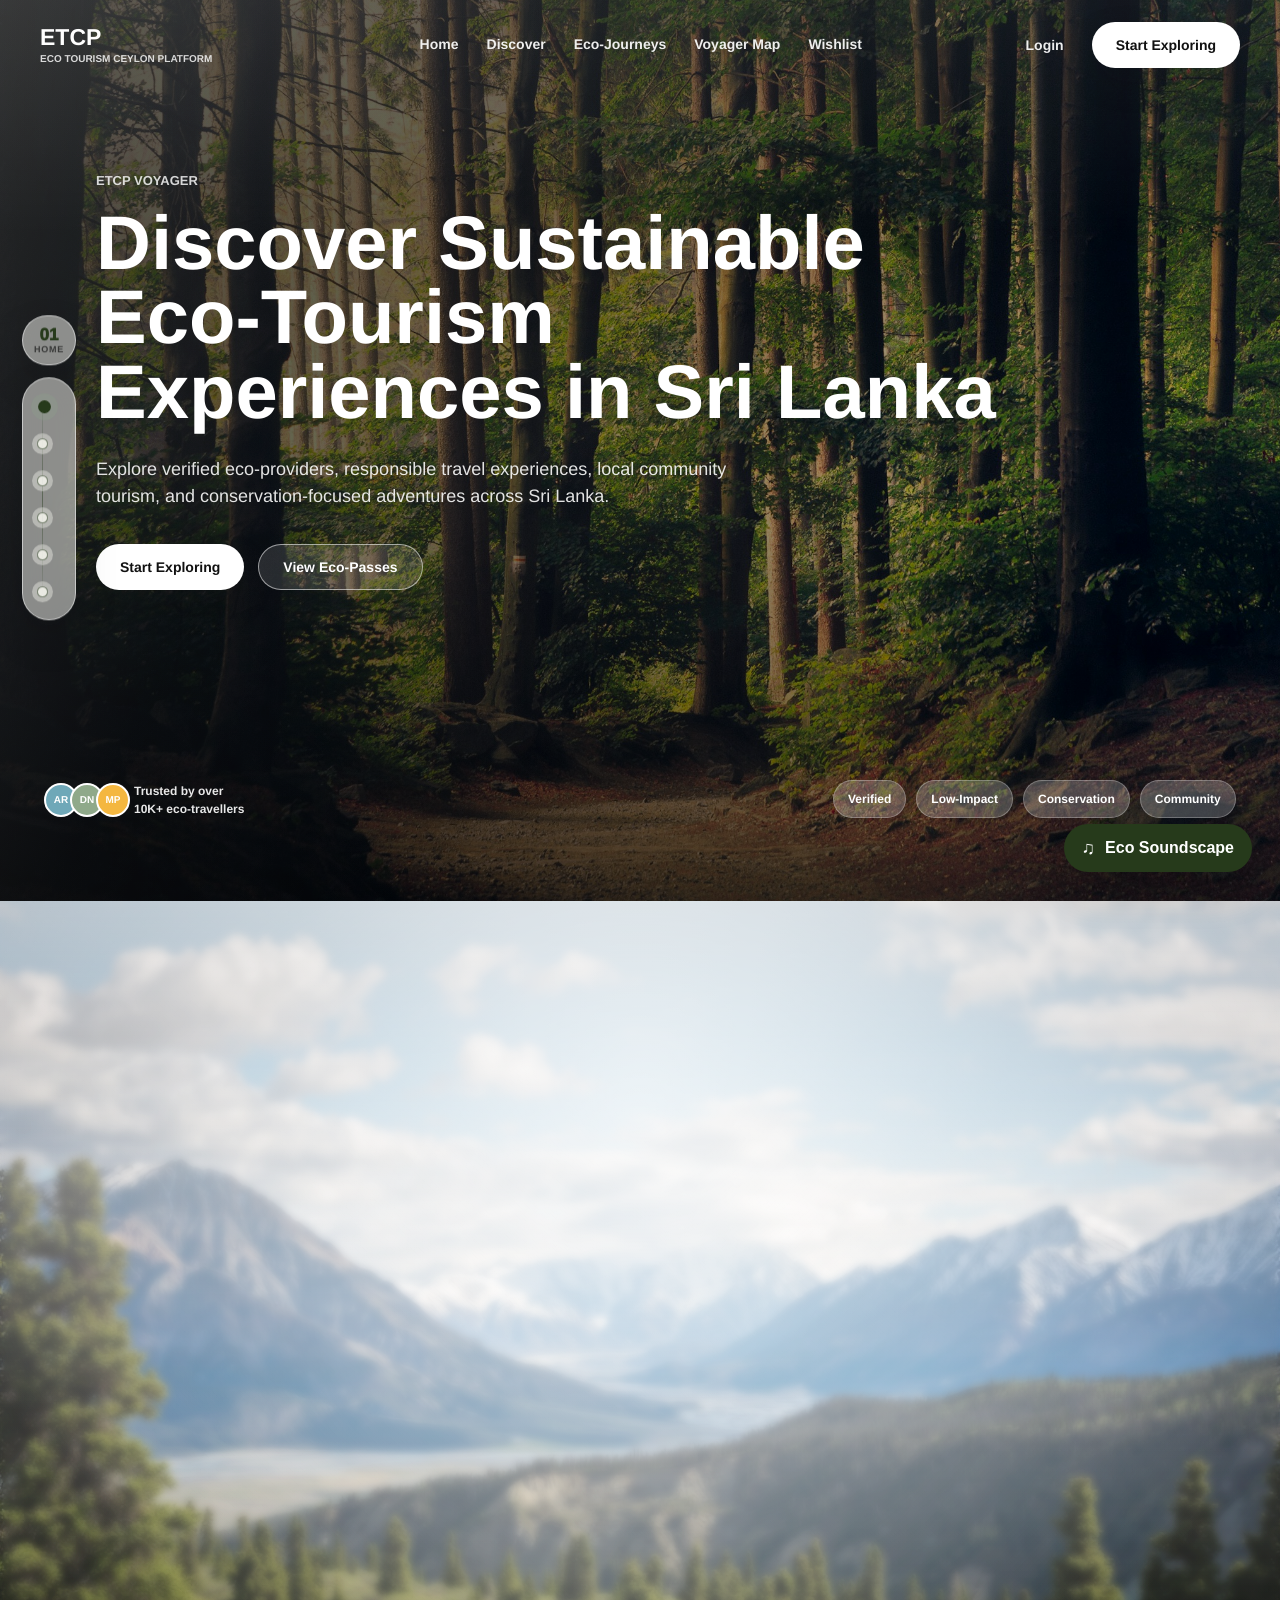
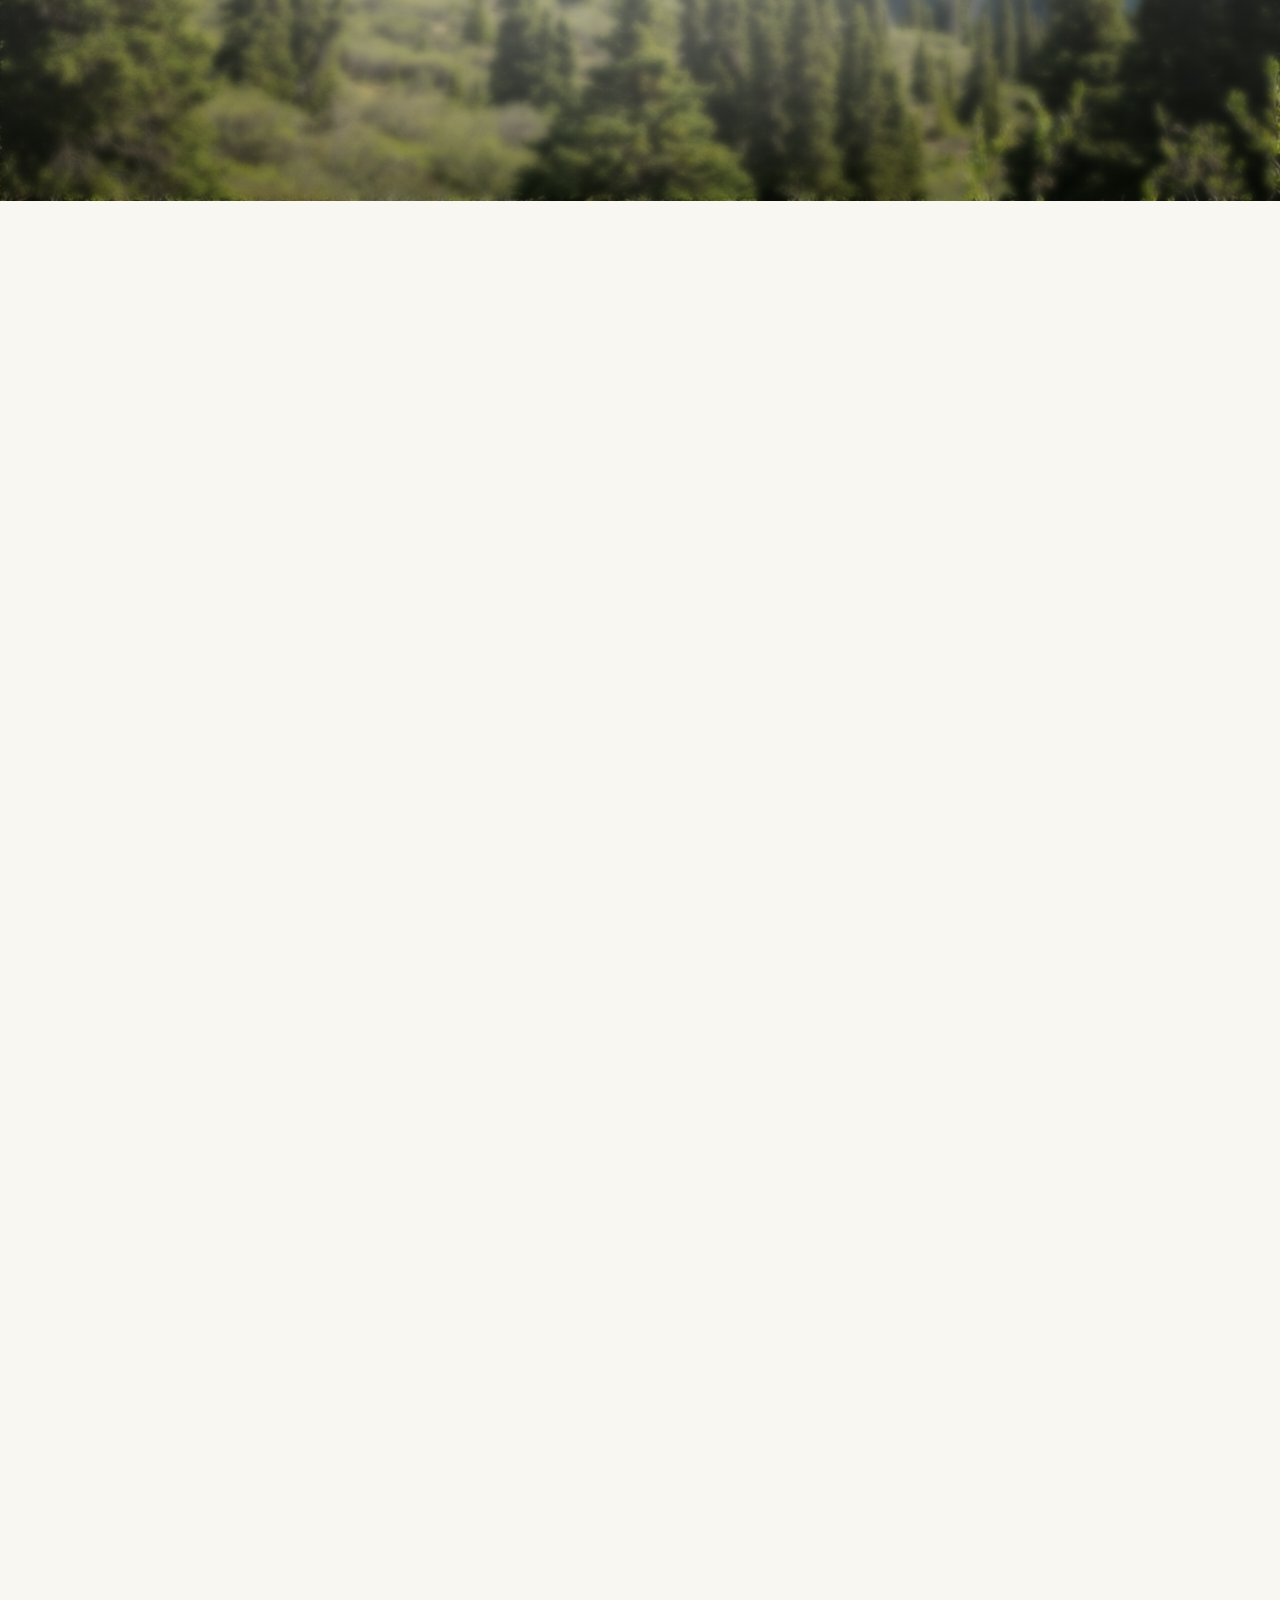
<file: index.html>
<!DOCTYPE html>
<html lang="en">
<head>
  <meta charset="UTF-8">
  <meta name="viewport" content="width=device-width, initial-scale=1.0">
  <meta name="description" content="ETCP is a Sri Lankan eco-tourism platform for discovering verified sustainable travel experiences.">
  <title>ETCP | Eco Tourism Ceylon Platform</title>
  <link rel="stylesheet" href="styles.css">
</head>
<body>
  <a class="skip-link" href="#main">Skip to content</a>

  <header class="site-header" id="siteHeader">
    <nav class="nav-shell" aria-label="Primary navigation">
      <a class="brand" href="index.html" aria-label="ETCP home">
        <span>ETCP</span>
        <small>Eco Tourism Ceylon Platform</small>
      </a>

      <button class="menu-toggle" type="button" aria-label="Open navigation menu" aria-expanded="false" aria-controls="primaryMenu">
        <span></span>
        <span></span>
        <span></span>
      </button>

      <div class="primary-menu" id="primaryMenu">
        <ul class="nav-links">
          <li><a href="index.html">Home</a></li>
          <li><a href="search.html">Discover</a></li>
          <li><a href="index.html#journeys">Eco-Journeys</a></li>
          <li><a href="search.html#map">Voyager Map</a></li>
          <li><a href="search.html#wishlist">Wishlist</a></li>
        </ul>
        <div class="nav-actions">
          <a class="login-link" href="login.html">Login</a>
          <a class="btn btn-light nav-cta" href="search.html">Start Exploring</a>
        </div>
      </div>
    </nav>
  </header>

  <aside class="chapter-rail" aria-label="Section progress">
    <div class="chapter-current" aria-live="polite">
      <span class="chapter-current-number">01</span>
      <span class="chapter-current-label">Home</span>
    </div>
    <nav class="chapter-nav" aria-label="Page chapters">
      <a class="chapter-link active" href="#home" data-label="Home">
        <span class="chapter-node" aria-hidden="true"></span>
        <span class="chapter-number">01</span>
        <span class="chapter-label">Home</span>
      </a>
      <a class="chapter-link" href="#search" data-label="Search">
        <span class="chapter-node" aria-hidden="true"></span>
        <span class="chapter-number">02</span>
        <span class="chapter-label">Search</span>
      </a>
      <a class="chapter-link" href="#discover" data-label="Discover">
        <span class="chapter-node" aria-hidden="true"></span>
        <span class="chapter-number">03</span>
        <span class="chapter-label">Discover</span>
      </a>
      <a class="chapter-link" href="#destinations" data-label="Destinations">
        <span class="chapter-node" aria-hidden="true"></span>
        <span class="chapter-number">04</span>
        <span class="chapter-label">Destinations</span>
      </a>
      <a class="chapter-link" href="#passes" data-label="Eco-Passes">
        <span class="chapter-node" aria-hidden="true"></span>
        <span class="chapter-number">05</span>
        <span class="chapter-label">Eco-Passes</span>
      </a>
      <a class="chapter-link" href="#journeys" data-label="Eco-Journeys">
        <span class="chapter-node" aria-hidden="true"></span>
        <span class="chapter-number">06</span>
        <span class="chapter-label">Eco-Journeys</span>
      </a>
    </nav>
  </aside>

  <main id="main">
    <section class="hero" id="home" aria-labelledby="hero-title">
      <div class="hero-media" aria-hidden="true">
        <video class="hero-video" autoplay muted loop playsinline poster="assets/images/hero-fallback.jpg">
          <source src="assets/videos/this-is-sri-lanka-cinematic-travel-film-2160-ytshorts.savetube.me.mp4" type="video/mp4">
        </video>
      </div>
      <div class="hero-overlay"></div>
      <div class="hero-mist" aria-hidden="true"></div>

      <div class="hero-content">
        <p class="eyebrow hero-eyebrow mist-reveal delay-1">ETCP Voyager</p>
        <h1 class="mist-reveal delay-2" id="hero-title">Discover Sustainable Eco-Tourism Experiences in Sri Lanka</h1>
        <p class="hero-copy mist-reveal delay-3">Explore verified eco-providers, responsible travel experiences, local community tourism, and conservation-focused adventures across Sri Lanka.</p>
        <div class="hero-actions mist-reveal delay-4">
          <a class="btn btn-light" href="search.html">Start Exploring</a>
          <a class="btn btn-ghost" href="index.html#passes">View Eco-Passes</a>
        </div>
      </div>

      <div class="hero-proof mist-reveal delay-5" aria-label="Trusted traveller social proof">
        <div class="avatar-stack" aria-hidden="true">
          <span>AR</span>
          <span>DN</span>
          <span>MP</span>
        </div>
        <p>Trusted by over<br>10K+ eco-travellers</p>
      </div>

      <ul class="hero-tags mist-reveal delay-5" aria-label="ETCP experience qualities">
        <li>Verified</li>
        <li>Low-Impact</li>
        <li>Conservation</li>
        <li>Community</li>
      </ul>
    </section>

    <section class="section search-hero-section section-reveal" id="search" aria-labelledby="search-title" data-reveal-threshold="0.44">
      <video class="search-section-video" autoplay muted loop playsinline preload="metadata" poster="assets/images/mountain-hiking-destination.jpg" aria-hidden="true">
        <source src="assets/videos/unforgettable-sri-lanka-paradise-youll-never-forget-4k-cinematic-video-2160-ytshorts.savetube.me.mp4" type="video/mp4">
      </video>

      <div class="container search-container">
        <div class="search-heading reveal-child">
          <p class="eyebrow">Eco-Explorer Search</p>
          <h2 id="search-title">Plan Your Eco-Journey</h2>
          <p>Discover verified eco-tourism experiences by destination, activity, date, and sustainability rating.</p>
        </div>

        <form class="search-panel reveal-child" aria-label="Eco-Explorer Search" data-redirect="search.html">
          <div class="search-fields">
            <label class="search-field reveal-child">
              <span class="field-label"><span class="field-icon" aria-hidden="true"></span>Destination</span>
              <select name="destination">
                <option>Ella, Sri Lanka</option>
                <option>Sinharaja, Sri Lanka</option>
                <option>Yala, Sri Lanka</option>
                <option>Knuckles, Sri Lanka</option>
              </select>
            </label>
            <label class="search-field reveal-child">
              <span class="field-label"><span class="field-icon" aria-hidden="true"></span>Date</span>
              <input type="date" name="date" placeholder="mm/dd/yyyy">
            </label>
            <label class="search-field reveal-child">
              <span class="field-label"><span class="field-icon" aria-hidden="true"></span>Activity Type</span>
              <select name="activity">
                <option>Rainforest Walk</option>
                <option>Wildlife Safari</option>
                <option>Hiking</option>
                <option>Whale Watching</option>
              </select>
            </label>
            <label class="search-field reveal-child">
              <span class="field-label"><span class="field-icon" aria-hidden="true"></span>Sustainability Rating</span>
              <select name="rating">
                <option>4.0+ Eco Rating</option>
                <option>4.5+ Eco Rating</option>
                <option>Verified Eco-Provider only</option>
              </select>
            </label>
            <button class="btn btn-primary search-button reveal-child" type="submit">Search</button>
          </div>
        </form>
        <p class="search-response reveal-child" id="searchResponse" aria-live="polite"></p>
      </div>
    </section>

    <section class="section featured-section section-reveal" id="discover" aria-labelledby="featured-title">
      <div class="container">
        <div class="section-intro split-intro reveal-child">
          <div>
            <p class="eyebrow">Featured Experiences</p>
            <h2 id="featured-title">Explore Featured Eco Experiences</h2>
          </div>
          <a class="btn btn-primary btn-arrow" href="search.html">Explore more <span aria-hidden="true">-></span></a>
        </div>

        <div class="experience-grid reveal-child">
          <article class="feature-card">
            <a class="image-link" href="details.html" aria-label="View Sinharaja Rainforest Walk details">
              <img src="assets/images/sinharaja-rainforest.jpg" alt="Dense rainforest trail for Sinharaja Rainforest Walk">
            </a>
            <div class="feature-card-body">
              <div>
                <h3>Sinharaja Rainforest Walk</h3>
                <p>Sinharaja, Sri Lanka</p>
              </div>
              <button class="save-button" type="button" aria-label="Save Sinharaja Rainforest Walk" aria-pressed="false">&#9825;</button>
            </div>
            <div class="meta-row">
              <span>Rainforest Walk</span>
              <span>5 hours</span>
              <strong>LKR 12,500</strong>
            </div>
            <div class="badge-row">
              <span class="badge badge-rating">Sustainability Rating 4.8</span>
              <span class="badge badge-verified">Verified Eco-Provider</span>
            </div>
            <a class="text-link" href="details.html">View Details <span aria-hidden="true">-></span></a>
          </article>

          <article class="feature-card">
            <a class="image-link" href="details.html" aria-label="View Yala Wildlife Safari details">
              <img src="assets/images/yala-wildlife-safari.jpg" alt="Safari landscape for Yala Wildlife Safari">
            </a>
            <div class="feature-card-body">
              <div>
                <h3>Yala Wildlife Safari</h3>
                <p>Yala, Sri Lanka</p>
              </div>
              <button class="save-button" type="button" aria-label="Save Yala Wildlife Safari" aria-pressed="false">&#9825;</button>
            </div>
            <div class="meta-row">
              <span>Wildlife Safari</span>
              <span>Half day</span>
              <strong>LKR 18,000</strong>
            </div>
            <div class="badge-row">
              <span class="badge badge-rating">Sustainability Rating 4.7</span>
              <span class="badge badge-verified">Verified Eco-Provider</span>
            </div>
            <a class="text-link" href="details.html">View Details <span aria-hidden="true">-></span></a>
          </article>

          <article class="feature-card">
            <a class="image-link" href="details.html" aria-label="View Knuckles Mountain Eco Hike details">
              <img src="assets/images/knuckles-mountain-hike.jpg" alt="Green mountain ridges for Knuckles Mountain Eco Hike">
            </a>
            <div class="feature-card-body">
              <div>
                <h3>Knuckles Mountain Eco Hike</h3>
                <p>Knuckles, Sri Lanka</p>
              </div>
              <button class="save-button" type="button" aria-label="Save Knuckles Mountain Eco Hike" aria-pressed="false">&#9825;</button>
            </div>
            <div class="meta-row">
              <span>Hiking</span>
              <span>Full day</span>
              <strong>LKR 15,000</strong>
            </div>
            <div class="badge-row">
              <span class="badge badge-rating">Sustainability Rating 4.9</span>
              <span class="badge badge-verified">Verified Eco-Provider</span>
            </div>
            <a class="text-link" href="details.html">View Details <span aria-hidden="true">-></span></a>
          </article>
        </div>
      </div>
    </section>

    <section class="section destinations-section section-reveal" id="destinations" aria-labelledby="destinations-title">
      <div class="container">
        <div class="section-intro destination-intro reveal-child">
          <h2 id="destinations-title">Our Tailored Eco Destinations Just for You</h2>
          <p>Experience responsible travel through verified eco-providers, conservation-focused activities, and local community support.</p>
        </div>

        <div class="destination-grid reveal-child">
          <article class="destination-card large">
            <img src="assets/images/rainforest-destination.jpg" alt="Rainforest canopy for Sri Lankan rainforest experiences">
            <div class="destination-overlay">
              <h3>Rainforest</h3>
              <a class="btn btn-light small-btn" href="search.html">See Details</a>
            </div>
          </article>
          <article class="destination-card">
            <img src="assets/images/wildlife-safari-destination.jpg" alt="Wildlife safari destination in Sri Lanka">
            <div class="destination-overlay">
              <h3>Wildlife Safari</h3>
              <a class="btn btn-light small-btn" href="search.html">See Details</a>
            </div>
          </article>
          <article class="destination-card">
            <img src="assets/images/mountain-hiking-destination.jpg" alt="Mountain hiking destination in misty highlands">
            <div class="destination-overlay">
              <h3>Mountain Hiking</h3>
              <a class="btn btn-light small-btn" href="search.html">See Details</a>
            </div>
          </article>
          <article class="destination-card large">
            <img src="assets/images/coastal-conservation.jpg" alt="Coastal conservation destination with calm turquoise water">
            <div class="destination-overlay">
              <h3>Coastal Conservation</h3>
              <a class="btn btn-light small-btn" href="search.html">See Details</a>
            </div>
          </article>
        </div>
      </div>
    </section>

    <section class="section passes-section section-reveal" id="passes" aria-labelledby="passes-title">
      <div class="container">
        <div class="section-intro centered reveal-child">
          <p class="eyebrow">Eco-Passes</p>
          <h2 id="passes-title">Discover Our Most Popular Eco-Passes</h2>
          <p>Choose verified eco-tourism experiences that support conservation, local communities, and low-impact travel.</p>
        </div>

        <div class="eco-pass-marquee reveal-child" id="wishlist" aria-label="Popular Eco-Passes scrolling ribbon">
          <div class="eco-pass-track">
              <article class="pass-card eco-pass-card">
                <img src="assets/images/ella-eco-lodge.jpg" alt="Eco-lodge stay surrounded by greenery in Ella">
                <div class="pass-body">
                  <div class="pass-title-row">
                    <h3>Ella Eco-Lodge Stay</h3>
                    <button class="save-button" type="button" aria-label="Save Ella Eco-Lodge Stay" aria-pressed="false">&#9825;</button>
                  </div>
                  <p class="location">Ella, Sri Lanka</p>
                  <p class="stars" aria-label="Rating 4.8 out of 5">&#9733;&#9733;&#9733;&#9733;&#9733; <span>4.8/5</span></p>
                  <p class="price">LKR 22,000 <span>/ night</span></p>
                  <div class="badge-row">
                    <span class="badge badge-rating">Sustainability Rating 4.7</span>
                    <span class="badge badge-verified">Verified Eco-Provider</span>
                  </div>
                  <a class="text-link" href="details.html">View Details <span aria-hidden="true">-></span></a>
                </div>
              </article>

              <article class="pass-card eco-pass-card">
                <img src="assets/images/mirissa-whale-watching.jpg" alt="Ocean horizon for Mirissa Whale Watching Experience">
                <div class="pass-body">
                  <div class="pass-title-row">
                    <h3>Mirissa Whale Watching Experience</h3>
                    <button class="save-button" type="button" aria-label="Save Mirissa Whale Watching Experience" aria-pressed="false">&#9825;</button>
                  </div>
                  <p class="location">Mirissa, Sri Lanka</p>
                  <p class="stars" aria-label="Rating 4.6 out of 5">&#9733;&#9733;&#9733;&#9733;&#9733; <span>4.6/5</span></p>
                  <p class="price">LKR 20,000 <span>/ trip</span></p>
                  <div class="badge-row">
                    <span class="badge badge-rating">Sustainability Rating 4.5</span>
                    <span class="badge badge-verified">Verified Eco-Provider</span>
                  </div>
                  <a class="text-link" href="details.html">View Details <span aria-hidden="true">-></span></a>
                </div>
              </article>

              <article class="pass-card eco-pass-card">
                <img src="assets/images/udawalawe-conservation-safari.jpg" alt="Conservation safari landscape in Udawalawe">
                <div class="pass-body">
                  <div class="pass-title-row">
                    <h3>Udawalawe Conservation Safari</h3>
                    <button class="save-button" type="button" aria-label="Save Udawalawe Conservation Safari" aria-pressed="false">&#9825;</button>
                  </div>
                  <p class="location">Udawalawe, Sri Lanka</p>
                  <p class="stars" aria-label="Rating 4.7 out of 5">&#9733;&#9733;&#9733;&#9733;&#9733; <span>4.7/5</span></p>
                  <p class="price">LKR 17,500 <span>/ trip</span></p>
                  <div class="badge-row">
                    <span class="badge badge-rating">Sustainability Rating 4.8</span>
                    <span class="badge badge-verified">Verified Eco-Provider</span>
                  </div>
                  <a class="text-link" href="details.html">View Details <span aria-hidden="true">-></span></a>
                </div>
              </article>

              <article class="pass-card eco-pass-card">
                <img src="assets/images/sigiriya-village-eco-tour.jpg" alt="Rural village eco-tour landscape in Sigiriya">
                <div class="pass-body">
                  <div class="pass-title-row">
                    <h3>Village Eco-Tour in Sigiriya</h3>
                    <button class="save-button" type="button" aria-label="Save Village Eco-Tour in Sigiriya" aria-pressed="false">&#9825;</button>
                  </div>
                  <p class="location">Sigiriya, Sri Lanka</p>
                  <p class="stars" aria-label="Rating 4.9 out of 5">&#9733;&#9733;&#9733;&#9733;&#9733; <span>4.9/5</span></p>
                  <p class="price">LKR 9,500 <span>/ trip</span></p>
                  <div class="badge-row">
                    <span class="badge badge-rating">Sustainability Rating 4.9</span>
                    <span class="badge badge-verified">Verified Eco-Provider</span>
                  </div>
                  <a class="text-link" href="details.html">View Details <span aria-hidden="true">-></span></a>
                </div>
              </article>

              <article class="pass-card eco-pass-card">
                <img src="assets/images/sinharaja-rainforest.jpg" alt="Dense rainforest trail for Sinharaja Rainforest Walk Eco-Pass">
                <div class="pass-body">
                  <div class="pass-title-row">
                    <h3>Sinharaja Rainforest Walk</h3>
                    <button class="save-button" type="button" aria-label="Save Sinharaja Rainforest Walk" aria-pressed="false">&#9825;</button>
                  </div>
                  <p class="location">Sinharaja, Sri Lanka</p>
                  <p class="stars" aria-label="Rating 4.8 out of 5">&#9733;&#9733;&#9733;&#9733;&#9733; <span>4.8/5</span></p>
                  <p class="price">LKR 12,500 <span>/ trip</span></p>
                  <div class="badge-row">
                    <span class="badge badge-rating">Sustainability Rating 4.8</span>
                    <span class="badge badge-verified">Verified Eco-Provider</span>
                  </div>
                  <a class="text-link" href="details.html">View Details <span aria-hidden="true">-></span></a>
                </div>
              </article>

              <article class="pass-card eco-pass-card">
                <img src="assets/images/knuckles-mountain-hike.jpg" alt="Misty green ridges for Knuckles Mountain Eco Hike">
                <div class="pass-body">
                  <div class="pass-title-row">
                    <h3>Knuckles Mountain Eco Hike</h3>
                    <button class="save-button" type="button" aria-label="Save Knuckles Mountain Eco Hike" aria-pressed="false">&#9825;</button>
                  </div>
                  <p class="location">Knuckles, Sri Lanka</p>
                  <p class="stars" aria-label="Rating 4.9 out of 5">&#9733;&#9733;&#9733;&#9733;&#9733; <span>4.9/5</span></p>
                  <p class="price">LKR 15,000 <span>/ trip</span></p>
                  <div class="badge-row">
                    <span class="badge badge-rating">Sustainability Rating 4.9</span>
                    <span class="badge badge-verified">Verified Eco-Provider</span>
                  </div>
                  <a class="text-link" href="details.html">View Details <span aria-hidden="true">-></span></a>
                </div>
              </article>
              <article class="pass-card eco-pass-card" aria-hidden="true">
                <img src="assets/images/ella-eco-lodge.jpg" alt="">
                <div class="pass-body">
                  <div class="pass-title-row">
                    <h3>Ella Eco-Lodge Stay</h3>
                    <button class="save-button" type="button" aria-label="Save Ella Eco-Lodge Stay" aria-pressed="false" disabled>&#9825;</button>
                  </div>
                  <p class="location">Ella, Sri Lanka</p>
                  <p class="stars">&#9733;&#9733;&#9733;&#9733;&#9733; <span>4.8/5</span></p>
                  <p class="price">LKR 22,000 <span>/ night</span></p>
                  <div class="badge-row">
                    <span class="badge badge-rating">Sustainability Rating 4.7</span>
                    <span class="badge badge-verified">Verified Eco-Provider</span>
                  </div>
                  <a class="text-link" href="details.html" tabindex="-1">View Details <span aria-hidden="true">-></span></a>
                </div>
              </article>

              <article class="pass-card eco-pass-card" aria-hidden="true">
                <img src="assets/images/mirissa-whale-watching.jpg" alt="">
                <div class="pass-body">
                  <div class="pass-title-row">
                    <h3>Mirissa Whale Watching Experience</h3>
                    <button class="save-button" type="button" aria-label="Save Mirissa Whale Watching Experience" aria-pressed="false" disabled>&#9825;</button>
                  </div>
                  <p class="location">Mirissa, Sri Lanka</p>
                  <p class="stars">&#9733;&#9733;&#9733;&#9733;&#9733; <span>4.6/5</span></p>
                  <p class="price">LKR 20,000 <span>/ trip</span></p>
                  <div class="badge-row">
                    <span class="badge badge-rating">Sustainability Rating 4.5</span>
                    <span class="badge badge-verified">Verified Eco-Provider</span>
                  </div>
                  <a class="text-link" href="details.html" tabindex="-1">View Details <span aria-hidden="true">-></span></a>
                </div>
              </article>

              <article class="pass-card eco-pass-card" aria-hidden="true">
                <img src="assets/images/udawalawe-conservation-safari.jpg" alt="">
                <div class="pass-body">
                  <div class="pass-title-row">
                    <h3>Udawalawe Conservation Safari</h3>
                    <button class="save-button" type="button" aria-label="Save Udawalawe Conservation Safari" aria-pressed="false" disabled>&#9825;</button>
                  </div>
                  <p class="location">Udawalawe, Sri Lanka</p>
                  <p class="stars">&#9733;&#9733;&#9733;&#9733;&#9733; <span>4.7/5</span></p>
                  <p class="price">LKR 17,500 <span>/ trip</span></p>
                  <div class="badge-row">
                    <span class="badge badge-rating">Sustainability Rating 4.8</span>
                    <span class="badge badge-verified">Verified Eco-Provider</span>
                  </div>
                  <a class="text-link" href="details.html" tabindex="-1">View Details <span aria-hidden="true">-></span></a>
                </div>
              </article>

              <article class="pass-card eco-pass-card" aria-hidden="true">
                <img src="assets/images/sigiriya-village-eco-tour.jpg" alt="">
                <div class="pass-body">
                  <div class="pass-title-row">
                    <h3>Village Eco-Tour in Sigiriya</h3>
                    <button class="save-button" type="button" aria-label="Save Village Eco-Tour in Sigiriya" aria-pressed="false" disabled>&#9825;</button>
                  </div>
                  <p class="location">Sigiriya, Sri Lanka</p>
                  <p class="stars">&#9733;&#9733;&#9733;&#9733;&#9733; <span>4.9/5</span></p>
                  <p class="price">LKR 9,500 <span>/ trip</span></p>
                  <div class="badge-row">
                    <span class="badge badge-rating">Sustainability Rating 4.9</span>
                    <span class="badge badge-verified">Verified Eco-Provider</span>
                  </div>
                  <a class="text-link" href="details.html" tabindex="-1">View Details <span aria-hidden="true">-></span></a>
                </div>
              </article>

              <article class="pass-card eco-pass-card" aria-hidden="true">
                <img src="assets/images/sinharaja-rainforest.jpg" alt="">
                <div class="pass-body">
                  <div class="pass-title-row">
                    <h3>Sinharaja Rainforest Walk</h3>
                    <button class="save-button" type="button" aria-label="Save Sinharaja Rainforest Walk" aria-pressed="false" disabled>&#9825;</button>
                  </div>
                  <p class="location">Sinharaja, Sri Lanka</p>
                  <p class="stars">&#9733;&#9733;&#9733;&#9733;&#9733; <span>4.8/5</span></p>
                  <p class="price">LKR 12,500 <span>/ trip</span></p>
                  <div class="badge-row">
                    <span class="badge badge-rating">Sustainability Rating 4.8</span>
                    <span class="badge badge-verified">Verified Eco-Provider</span>
                  </div>
                  <a class="text-link" href="details.html" tabindex="-1">View Details <span aria-hidden="true">-></span></a>
                </div>
              </article>

              <article class="pass-card eco-pass-card" aria-hidden="true">
                <img src="assets/images/knuckles-mountain-hike.jpg" alt="">
                <div class="pass-body">
                  <div class="pass-title-row">
                    <h3>Knuckles Mountain Eco Hike</h3>
                    <button class="save-button" type="button" aria-label="Save Knuckles Mountain Eco Hike" aria-pressed="false" disabled>&#9825;</button>
                  </div>
                  <p class="location">Knuckles, Sri Lanka</p>
                  <p class="stars">&#9733;&#9733;&#9733;&#9733;&#9733; <span>4.9/5</span></p>
                  <p class="price">LKR 15,000 <span>/ trip</span></p>
                  <div class="badge-row">
                    <span class="badge badge-rating">Sustainability Rating 4.9</span>
                    <span class="badge badge-verified">Verified Eco-Provider</span>
                  </div>
                  <a class="text-link" href="details.html" tabindex="-1">View Details <span aria-hidden="true">-></span></a>
                </div>
              </article>
          </div>
        </div>
      </div>
    </section>

    <section class="section how-section section-reveal" aria-labelledby="how-title">
      <div class="container how-grid">
        <div class="how-image reveal-child">
          <img src="assets/images/how-etcp-works.jpg" alt="Misty mountains representing the ETCP booking journey">
        </div>
        <div class="how-copy reveal-child">
          <p class="eyebrow">How It Works</p>
          <h2 id="how-title">How ETCP Works</h2>
          <div class="process-list">
            <article class="process-card active">
              <span class="line-icon" aria-hidden="true">&#8981;</span>
              <div>
                <h3>Find your eco-experience</h3>
                <p>Search by destination, activity, date, and sustainability rating.</p>
              </div>
            </article>
            <article class="process-card">
              <span class="line-icon" aria-hidden="true">&#9633;</span>
              <div>
                <h3>Compare verified providers</h3>
                <p>Review sustainability ratings, provider credibility, local impact, and traveller reviews.</p>
              </div>
            </article>
            <article class="process-card">
              <span class="line-icon" aria-hidden="true">&#10003;</span>
              <div>
                <h3>Book with confidence</h3>
                <p>Confirm availability, traveller details, pricing, and eco-contribution.</p>
              </div>
            </article>
            <article class="process-card">
              <span class="line-icon" aria-hidden="true">&#8962;</span>
              <div>
                <h3>Manage your Eco-Journey</h3>
                <p>Track bookings, saved experiences, itinerary, and sustainability impact.</p>
              </div>
            </article>
          </div>
        </div>
      </div>
    </section>

    <section class="section trust-section section-reveal" id="trust" aria-labelledby="trust-title">
      <div class="container">
        <div class="section-intro centered compact reveal-child">
          <p class="eyebrow">Responsible Travel</p>
          <h2 id="trust-title">Travel Responsibly with Verified Eco-Providers</h2>
        </div>
        <div class="trust-grid reveal-child">
          <article class="trust-card">
            <span aria-hidden="true">&#10003;</span>
            <h3>Verified Eco-Providers</h3>
            <p>Providers are reviewed for responsible tourism practices.</p>
          </article>
          <article class="trust-card">
            <span aria-hidden="true">&#9733;</span>
            <h3>Sustainability Ratings</h3>
            <p>Each experience includes visible sustainability scoring.</p>
          </article>
          <article class="trust-card">
            <span aria-hidden="true">&#9675;</span>
            <h3>Local Community Support</h3>
            <p>Experiences help support Sri Lankan communities.</p>
          </article>
          <article class="trust-card">
            <span aria-hidden="true">&#8607;</span>
            <h3>Conservation Contribution</h3>
            <p>Bookings can contribute to conservation-focused activities.</p>
          </article>
        </div>
      </div>
    </section>

    <section class="section dashboard-section section-reveal" id="journeys" aria-labelledby="journeys-title">
      <div class="container">
        <div class="section-intro split-intro reveal-child">
          <div>
            <p class="eyebrow">Eco-Journeys</p>
            <h2 id="journeys-title">Manage Your Trips with Eco-Journeys</h2>
          </div>
          <p>Keep bookings, saved experiences, itinerary details, and impact tracking in one calm traveller workspace.</p>
        </div>

        <div class="dashboard-preview reveal-child">
          <div class="dashboard-main">
            <div class="summary-grid">
              <article class="summary-card">
                <span>Upcoming Bookings</span>
                <strong>03</strong>
                <p>Next: Horton Plains sunrise walk</p>
              </article>
              <article class="summary-card">
                <span>Saved Experiences</span>
                <strong>12</strong>
                <p>Rainforest, Hiking, Village Eco-Tour</p>
              </article>
              <article class="summary-card">
                <span>Eco-Impact Estimate</span>
                <strong>38kg</strong>
                <p>Lower-impact travel choices tracked</p>
              </article>
              <article class="summary-card">
                <span>Reviews Pending</span>
                <strong>02</strong>
                <p>Share provider feedback</p>
              </article>
            </div>

            <div class="timeline-card">
              <h3>Upcoming Itinerary</h3>
              <ol class="timeline">
                <li>
                  <span>Day 01</span>
                  <strong>Ella Eco-Lodge Check-in</strong>
                  <p>Verified Eco-Provider &middot; Local Community Support</p>
                </li>
                <li>
                  <span>Day 02</span>
                  <strong>Knuckles guided low-impact hike</strong>
                  <p>Eco-Pass confirmed &middot; Conservation Contribution included</p>
                </li>
                <li>
                  <span>Day 03</span>
                  <strong>Discover Similar village eco-tours</strong>
                  <p>Recommended through ETCP Voyager</p>
                </li>
              </ol>
            </div>
          </div>

          <aside class="dashboard-side" id="voyager" aria-label="ETCP Voyager map and impact preview">
            <div class="map-card">
              <span class="map-pin pin-one" aria-hidden="true"></span>
              <span class="map-pin pin-two" aria-hidden="true"></span>
              <span class="map-pin pin-three" aria-hidden="true"></span>
              <h3>ETCP Voyager Map</h3>
              <p>Ella -> Knuckles -> Sigiriya</p>
            </div>
            <div class="impact-card">
              <p class="eyebrow">Impact Summary</p>
              <h3>78% of this journey supports local guides and conservation partners.</h3>
              <div class="impact-meter" aria-label="Sustainability impact 78 percent">
                <span></span>
              </div>
              <p>Low-Impact Travel &middot; Conservation Contribution &middot; Local Community Support</p>
            </div>
          </aside>
        </div>
      </div>
    </section>

    <section class="final-cta section-reveal" aria-labelledby="cta-title">
      <div class="final-cta-media" role="img" aria-label="Panoramic Sri Lankan highland landscape"></div>
      <div class="final-cta-overlay"></div>
      <div class="container final-cta-content reveal-child">
        <p class="eyebrow">Start Your Journey</p>
        <h2 id="cta-title">Explore Sri Lanka Responsibly with ETCP</h2>
        <p>Discover verified eco-experiences, support local communities, and travel with lower impact.</p>
        <div class="hero-actions centered-actions">
          <a class="btn btn-light" href="search.html">Start Exploring</a>
          <a class="btn btn-ghost" href="#journeys">View Eco-Journeys</a>
        </div>
      </div>
    </section>
  </main>

  <footer class="site-footer section-reveal">
    <div class="container footer-grid reveal-child">
      <div class="footer-brand">
        <a class="brand dark-brand" href="index.html">
          <span>ETCP</span>
          <small>Eco Tourism Ceylon Platform</small>
        </a>
        <p>Eco Tourism Ceylon Platform helps travellers discover verified, sustainable eco-tourism experiences across Sri Lanka.</p>
        <ul class="social-links" aria-label="Social links">
          <li><a href="index.html">Facebook</a></li>
          <li><a href="index.html">Instagram</a></li>
          <li><a href="index.html">LinkedIn</a></li>
          <li><a href="index.html">YouTube</a></li>
        </ul>
      </div>

      <div class="footer-column">
        <h2>Company</h2>
        <ul>
          <li><a href="index.html">About ETCP</a></li>
          <li><a href="index.html#trust">Sustainability Policy</a></li>
          <li><a href="login.html">Eco-Provider Registration</a></li>
        </ul>
      </div>
      <div class="footer-column">
        <h2>Explore</h2>
        <ul>
          <li><a href="search.html">Eco-Discovery Hub</a></li>
          <li><a href="index.html#passes">Eco-Passes</a></li>
          <li><a href="search.html#map">ETCP Voyager</a></li>
          <li><a href="search.html#wishlist">Wishlist</a></li>
        </ul>
      </div>
      <div class="footer-column">
        <h2>Support</h2>
        <ul>
          <li><a href="index.html#journeys">Help</a></li>
          <li><a href="index.html#journeys">Contact</a></li>
          <li><a href="login.html">Privacy</a></li>
          <li><a href="login.html">Terms</a></li>
        </ul>
      </div>
    </div>
    <div class="container footer-bottom reveal-child">
      <p>2026 ETCP. All rights reserved.</p>
    </div>
  </footer>

  <audio id="ecoSoundscape" loop preload="metadata">
    <source src="assets/videos/this-is-sri-lanka-cinematic-travel-film-128-ytshorts.savetube.me.mp3" type="audio/mpeg">
  </audio>

  <button class="soundscape-toggle" id="soundscapeToggle" type="button" aria-label="Play Eco Soundscape">
    <span class="soundscape-icon" aria-hidden="true">&#9835;</span>
    <span class="soundscape-text">Eco Soundscape</span>
  </button>

  <script src="script.js"></script>
</body>
</html>
</file>
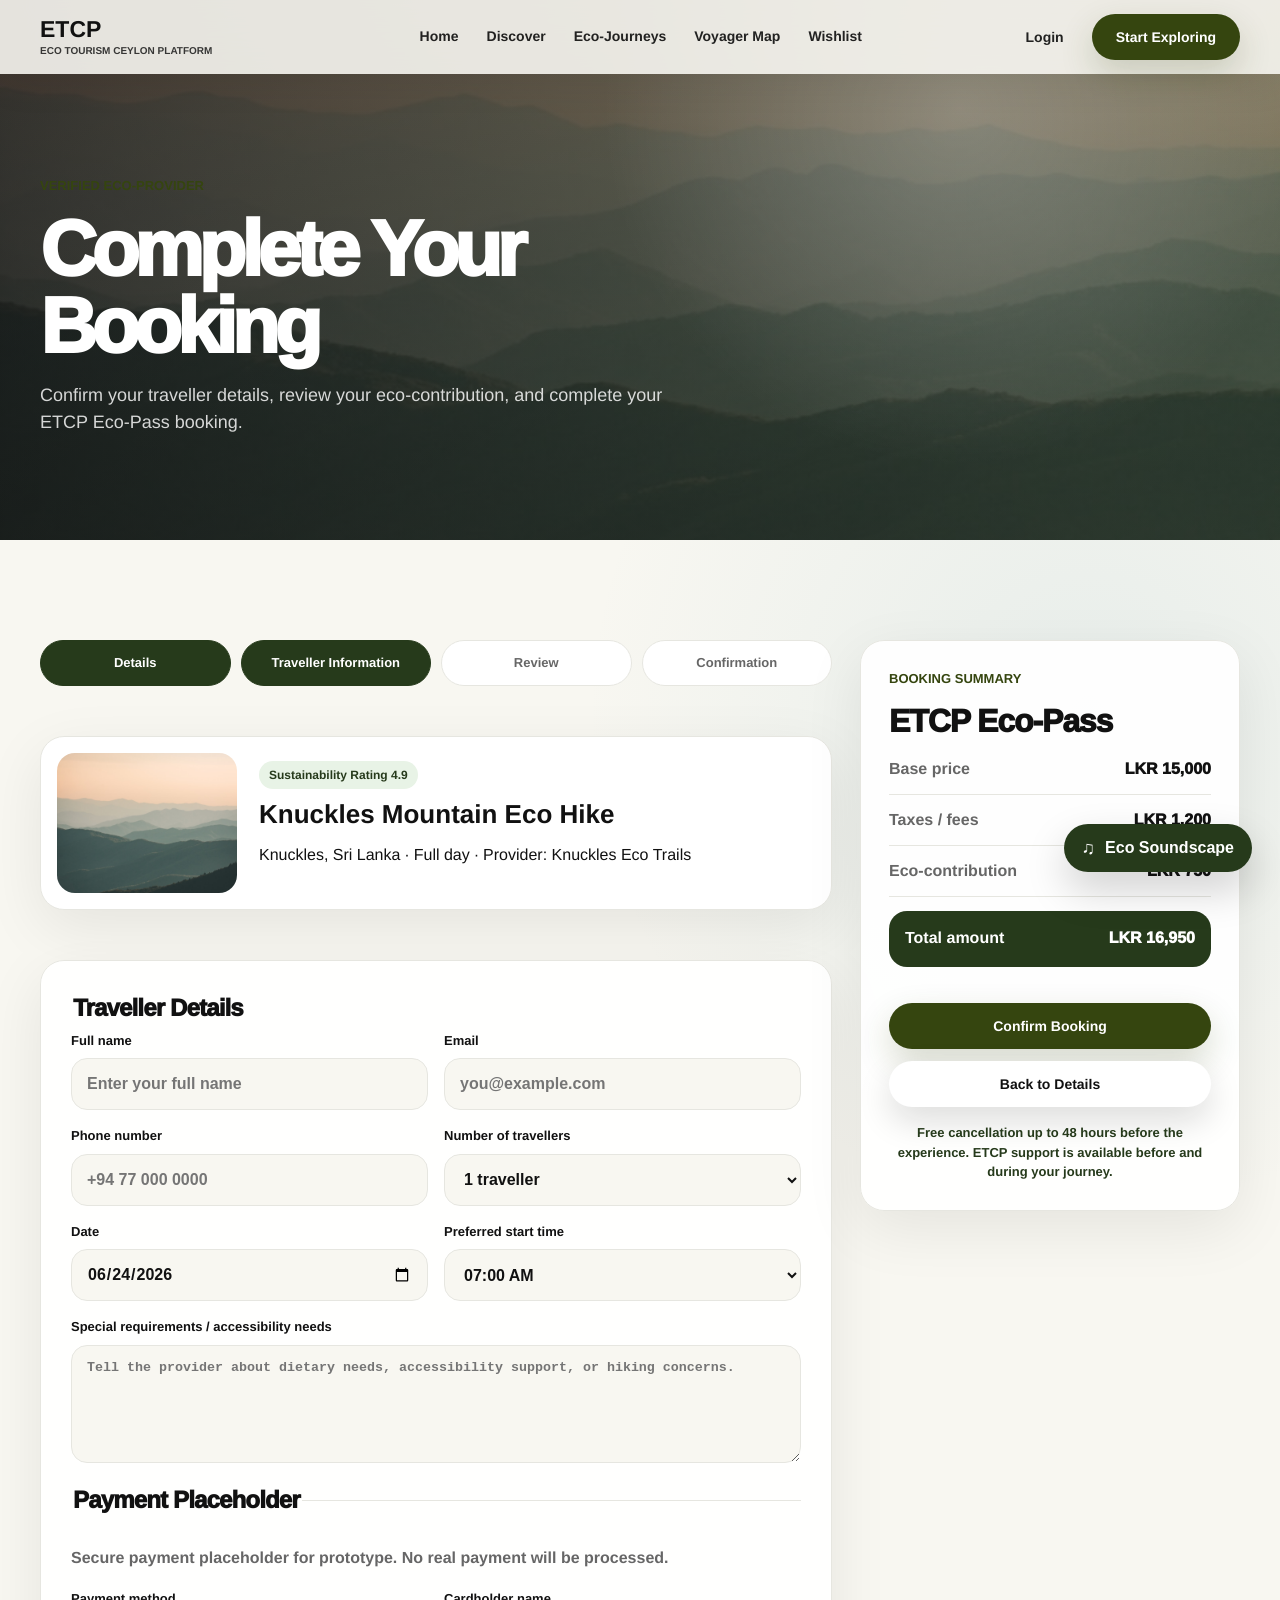
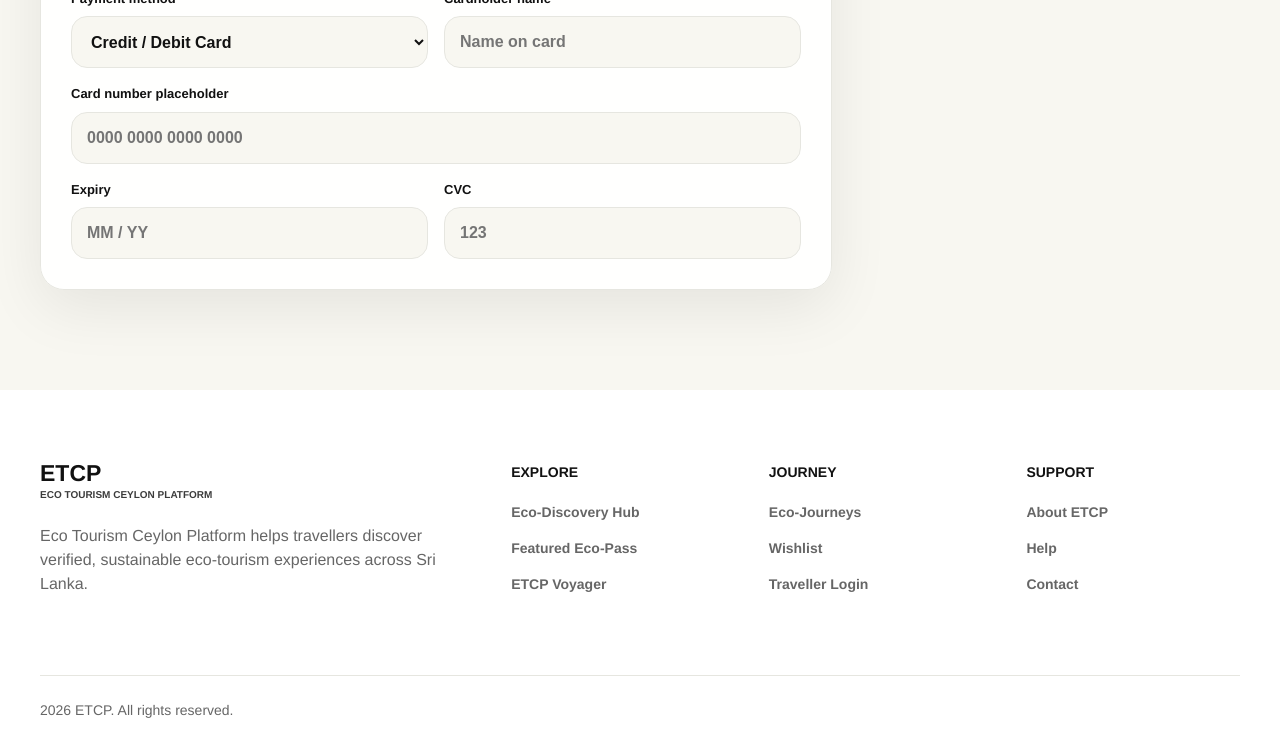
<file: booking.html>
<!DOCTYPE html>
<html lang="en">
<head>
  <meta charset="UTF-8">
  <meta name="viewport" content="width=device-width, initial-scale=1.0">
  <meta name="description" content="Complete your ETCP Eco-Pass booking for Knuckles Mountain Eco Hike.">
  <title>Complete Your Booking | ETCP</title>
  <link rel="stylesheet" href="styles.css">
</head>
<body class="inner-page booking-page">
  <a class="skip-link" href="#main">Skip to content</a>

  <header class="site-header" id="siteHeader">
    <nav class="nav-shell" aria-label="Primary navigation">
      <a class="brand" href="index.html" aria-label="ETCP home">
        <span>ETCP</span>
        <small>Eco Tourism Ceylon Platform</small>
      </a>

      <button class="menu-toggle" type="button" aria-label="Open navigation menu" aria-expanded="false" aria-controls="primaryMenu">
        <span></span>
        <span></span>
        <span></span>
      </button>

      <div class="primary-menu" id="primaryMenu">
        <ul class="nav-links">
          <li><a href="index.html">Home</a></li>
          <li><a href="search.html">Discover</a></li>
          <li><a href="index.html#journeys">Eco-Journeys</a></li>
          <li><a href="search.html#map">Voyager Map</a></li>
          <li><a href="search.html#wishlist">Wishlist</a></li>
        </ul>
        <div class="nav-actions">
          <a class="login-link" href="login.html">Login</a>
          <a class="btn btn-primary nav-cta" href="search.html">Start Exploring</a>
        </div>
      </div>
    </nav>
  </header>

  <main id="main">
    <section class="booking-hero section-reveal" aria-labelledby="booking-title">
      <div class="booking-hero-overlay" aria-hidden="true"></div>
      <div class="container booking-hero-content reveal-child">
        <p class="eyebrow">Verified Eco-Provider</p>
        <h1 id="booking-title">Complete Your Booking</h1>
        <p>Confirm your traveller details, review your eco-contribution, and complete your ETCP Eco-Pass booking.</p>
      </div>
    </section>

    <section class="section booking-flow-section section-reveal" aria-labelledby="booking-flow-title">
      <div class="container booking-flow-grid">
        <div class="booking-form-column">
          <div class="step-progress reveal-child" aria-label="Booking progress">
            <span class="active">Details</span>
            <span class="active">Traveller Information</span>
            <span>Review</span>
            <span>Confirmation</span>
          </div>

          <article class="selected-experience-card booking-selected reveal-child">
            <img src="assets/images/knuckles-mountain-hike.jpg" alt="Knuckles Mountain Eco Hike">
            <div>
              <span class="badge badge-rating">Sustainability Rating 4.9</span>
              <h2 id="booking-flow-title">Knuckles Mountain Eco Hike</h2>
              <p>Knuckles, Sri Lanka &middot; Full day &middot; Provider: Knuckles Eco Trails</p>
            </div>
          </article>

          <form class="booking-form reveal-child" aria-label="ETCP booking form">
            <fieldset>
              <legend>Traveller Details</legend>
              <div class="form-grid">
                <label>
                  <span>Full name</span>
                  <input type="text" name="full-name" autocomplete="name" placeholder="Enter your full name" required>
                </label>
                <label>
                  <span>Email</span>
                  <input type="email" name="email" autocomplete="email" placeholder="you@example.com" required>
                </label>
                <label>
                  <span>Phone number</span>
                  <input type="tel" name="phone" autocomplete="tel" placeholder="+94 77 000 0000" required>
                </label>
                <label>
                  <span>Number of travellers</span>
                  <select name="travellers">
                    <option>1 traveller</option>
                    <option>2 travellers</option>
                    <option>3 travellers</option>
                    <option>4 travellers</option>
                  </select>
                </label>
                <label>
                  <span>Date</span>
                  <input type="date" name="date" value="2026-06-24">
                </label>
                <label>
                  <span>Preferred start time</span>
                  <select name="start-time">
                    <option>07:00 AM</option>
                    <option>08:00 AM</option>
                    <option>09:00 AM</option>
                  </select>
                </label>
                <label class="full-field">
                  <span>Special requirements / accessibility needs</span>
                  <textarea name="requirements" rows="4" placeholder="Tell the provider about dietary needs, accessibility support, or hiking concerns."></textarea>
                </label>
              </div>
            </fieldset>

            <fieldset>
              <legend>Payment Placeholder</legend>
              <p class="form-note">Secure payment placeholder for prototype. No real payment will be processed.</p>
              <div class="form-grid payment-grid">
                <label>
                  <span>Payment method</span>
                  <select name="payment-method">
                    <option>Credit / Debit Card</option>
                    <option>ETCP Eco-Wallet</option>
                  </select>
                </label>
                <label>
                  <span>Cardholder name</span>
                  <input type="text" name="card-name" placeholder="Name on card">
                </label>
                <label class="full-field">
                  <span>Card number placeholder</span>
                  <input type="text" name="card-number" inputmode="numeric" placeholder="0000 0000 0000 0000">
                </label>
                <label>
                  <span>Expiry</span>
                  <input type="text" name="expiry" placeholder="MM / YY">
                </label>
                <label>
                  <span>CVC</span>
                  <input type="text" name="cvc" inputmode="numeric" placeholder="123">
                </label>
              </div>
            </fieldset>
          </form>
        </div>

        <aside class="booking-summary-card reveal-child" aria-label="Booking price summary">
          <p class="eyebrow">Booking Summary</p>
          <h2>ETCP Eco-Pass</h2>
          <dl>
            <div><dt>Base price</dt><dd>LKR 15,000</dd></div>
            <div><dt>Taxes / fees</dt><dd>LKR 1,200</dd></div>
            <div><dt>Eco-contribution</dt><dd>LKR 750</dd></div>
            <div class="summary-total"><dt>Total amount</dt><dd>LKR 16,950</dd></div>
          </dl>
          <a class="btn btn-primary" href="index.html#journeys">Confirm Booking</a>
          <a class="btn btn-light" href="details.html">Back to Details</a>
          <p class="trust-note">Free cancellation up to 48 hours before the experience. ETCP support is available before and during your journey.</p>
        </aside>
      </div>
    </section>
  </main>

  <footer class="site-footer">
    <div class="container footer-grid">
      <div class="footer-brand">
        <a class="brand dark-brand" href="index.html">
          <span>ETCP</span>
          <small>Eco Tourism Ceylon Platform</small>
        </a>
        <p>Eco Tourism Ceylon Platform helps travellers discover verified, sustainable eco-tourism experiences across Sri Lanka.</p>
      </div>
      <div class="footer-column">
        <h2>Explore</h2>
        <ul>
          <li><a href="search.html">Eco-Discovery Hub</a></li>
          <li><a href="details.html">Featured Eco-Pass</a></li>
          <li><a href="search.html#map">ETCP Voyager</a></li>
        </ul>
      </div>
      <div class="footer-column">
        <h2>Journey</h2>
        <ul>
          <li><a href="index.html#journeys">Eco-Journeys</a></li>
          <li><a href="search.html#wishlist">Wishlist</a></li>
          <li><a href="login.html">Traveller Login</a></li>
        </ul>
      </div>
      <div class="footer-column">
        <h2>Support</h2>
        <ul>
          <li><a href="index.html">About ETCP</a></li>
          <li><a href="index.html#journeys">Help</a></li>
          <li><a href="index.html#journeys">Contact</a></li>
        </ul>
      </div>
    </div>
    <div class="container footer-bottom">
      <p>2026 ETCP. All rights reserved.</p>
    </div>
  </footer>

  <audio id="ecoSoundscape" loop preload="metadata">
    <source src="assets/videos/this-is-sri-lanka-cinematic-travel-film-128-ytshorts.savetube.me.mp3" type="audio/mpeg">
  </audio>

  <button class="soundscape-toggle" id="soundscapeToggle" type="button" aria-label="Play Eco Soundscape">
    <span class="soundscape-icon" aria-hidden="true">&#9835;</span>
    <span class="soundscape-text">Eco Soundscape</span>
  </button>

  <script src="script.js"></script>
</body>
</html>
</file>
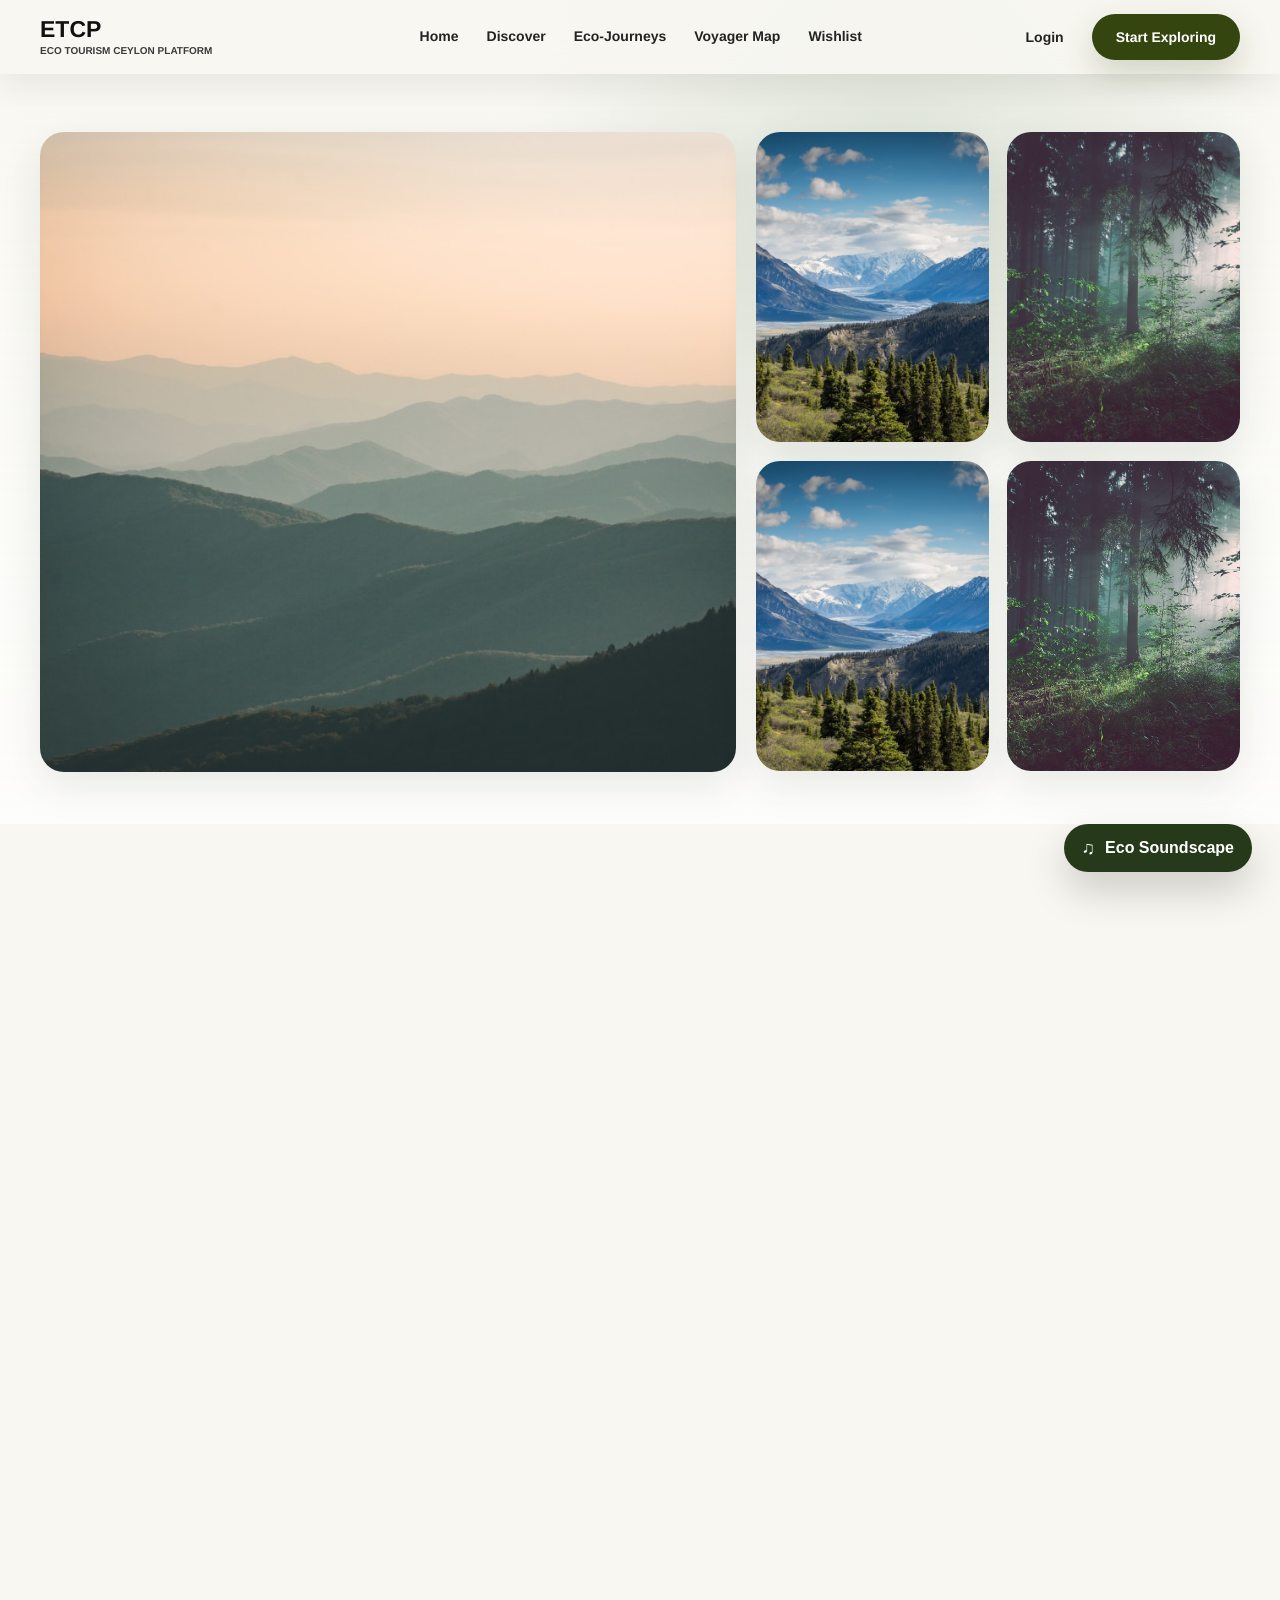
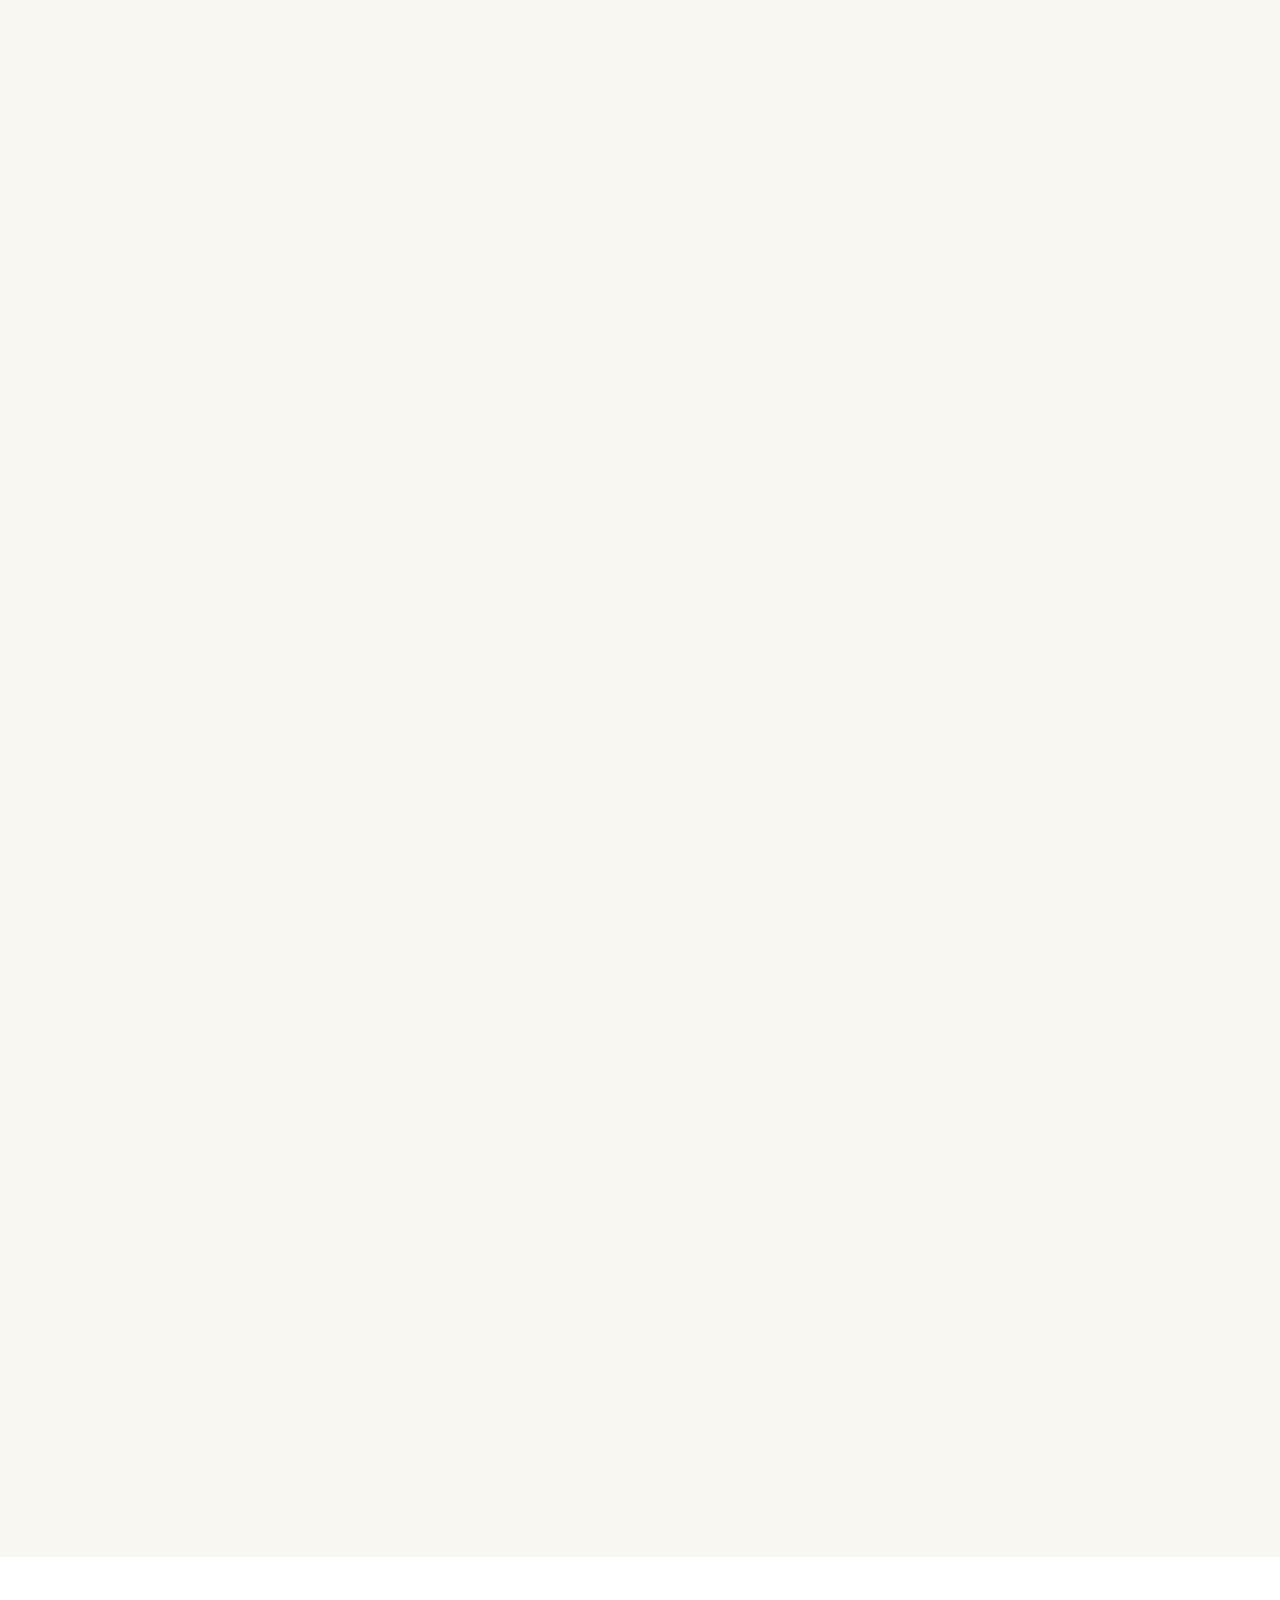
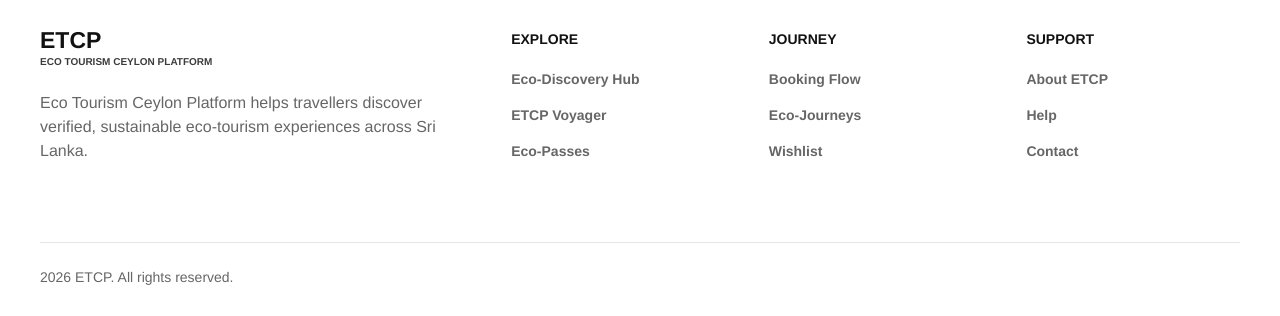
<file: details.html>
<!DOCTYPE html>
<html lang="en">
<head>
  <meta charset="UTF-8">
  <meta name="viewport" content="width=device-width, initial-scale=1.0">
  <meta name="description" content="Knuckles Mountain Eco Hike details, sustainability practices, itinerary, reviews, and booking information on ETCP.">
  <title>Knuckles Mountain Eco Hike | ETCP</title>
  <link rel="stylesheet" href="styles.css">
</head>
<body class="inner-page detail-page">
  <a class="skip-link" href="#main">Skip to content</a>

  <header class="site-header" id="siteHeader">
    <nav class="nav-shell" aria-label="Primary navigation">
      <a class="brand" href="index.html" aria-label="ETCP home">
        <span>ETCP</span>
        <small>Eco Tourism Ceylon Platform</small>
      </a>

      <button class="menu-toggle" type="button" aria-label="Open navigation menu" aria-expanded="false" aria-controls="primaryMenu">
        <span></span>
        <span></span>
        <span></span>
      </button>

      <div class="primary-menu" id="primaryMenu">
        <ul class="nav-links">
          <li><a href="index.html">Home</a></li>
          <li><a href="search.html">Discover</a></li>
          <li><a href="index.html#journeys">Eco-Journeys</a></li>
          <li><a href="search.html#map">Voyager Map</a></li>
          <li><a href="search.html#wishlist">Wishlist</a></li>
        </ul>
        <div class="nav-actions">
          <a class="login-link" href="login.html">Login</a>
          <a class="btn btn-primary nav-cta" href="search.html">Start Exploring</a>
        </div>
      </div>
    </nav>
  </header>

  <main id="main">
    <section class="detail-gallery-section section-reveal" aria-label="Knuckles Mountain Eco Hike gallery">
      <div class="container">
        <div class="detail-gallery reveal-child">
          <figure class="gallery-main">
            <img src="assets/images/knuckles-mountain-hike.jpg" alt="Misty green ridges in the Knuckles mountain range">
          </figure>
          <div class="gallery-stack">
            <img src="assets/images/mountain-hiking-destination.jpg" alt="Mountain hiking landscape in Sri Lanka">
            <img src="assets/images/rainforest-destination.jpg" alt="Forest path and biodiversity scene">
            <img src="assets/images/how-etcp-works.jpg" alt="Misty mountain viewpoint for a Sri Lankan eco-hiking journey">
            <img src="assets/images/sinharaja-rainforest.jpg" alt="Dense Sri Lankan rainforest connected to the Knuckles eco-hike">
          </div>
        </div>
      </div>
    </section>

    <section class="section detail-title-section section-reveal" aria-labelledby="detail-title">
      <div class="container">
        <nav class="breadcrumb reveal-child" aria-label="Breadcrumb">
          <a href="index.html">Home</a>
          <span aria-hidden="true">/</span>
          <a href="search.html">Discover</a>
          <span aria-hidden="true">/</span>
          <span>Knuckles Mountain Eco Hike</span>
        </nav>

        <div class="detail-title-grid reveal-child">
          <div>
            <p class="eyebrow">Verified Eco-Pass</p>
            <h1 id="detail-title">Knuckles Mountain Eco Hike</h1>
            <p>A guided low-impact hiking experience through the Knuckles mountain range, designed for eco-conscious travellers who want scenic viewpoints, local guide support, and responsible trail practices.</p>
            <p class="location">Knuckles, Sri Lanka</p>
          </div>
          <div class="detail-rating-card">
            <strong>4.9/5</strong>
            <span>128 traveller reviews</span>
            <div class="badge-row">
              <span class="badge badge-rating">Sustainability Rating 4.9</span>
              <span class="badge badge-verified">Verified Eco-Provider</span>
            </div>
          </div>
        </div>

        <div class="metadata-strip reveal-child" aria-label="Trip quick facts">
          <article><span>Duration</span><strong>Full day</strong></article>
          <article><span>Group Size</span><strong>Max 12 travellers</strong></article>
          <article><span>Difficulty</span><strong>Moderate</strong></article>
          <article><span>Activity</span><strong>Hiking</strong></article>
          <article><span>Provider</span><strong>Knuckles Eco Trails</strong></article>
          <article><span>Sustainability</span><strong>4.9 Rating</strong></article>
        </div>
      </div>
    </section>

    <section class="section detail-content-section section-reveal">
      <div class="container detail-layout">
        <div class="detail-main">
          <article class="detail-card reveal-child">
            <h2>Trip Overview</h2>
            <p>The Knuckles Mountain Eco Hike is designed for travellers who want to experience Sri Lanka's mountain landscapes responsibly. The journey includes guided trail walking, biodiversity observation, scenic viewpoints, and a local community stop while following low-impact travel practices.</p>
          </article>

          <article class="detail-card reveal-child">
            <h2>What You'll Experience</h2>
            <div class="experience-list">
              <span>Guided mountain trail walk</span>
              <span>Native flora and fauna observation</span>
              <span>Scenic viewpoint experience</span>
              <span>Local village stop</span>
              <span>Conservation-focused travel briefing</span>
            </div>
          </article>

          <article class="detail-card reveal-child">
            <h2>Sustainability Practices</h2>
            <div class="practice-grid">
              <section>
                <h3>Conservation Support</h3>
                <p>Part of each Eco-Pass supports trail conservation and biodiversity education.</p>
              </section>
              <section>
                <h3>Local Community Support</h3>
                <p>Local guides and village partners are included in the experience model.</p>
              </section>
              <section>
                <h3>Low-Impact Travel</h3>
                <p>Routes prioritize managed paths, small groups, and responsible visitor behavior.</p>
              </section>
              <section>
                <h3>Waste Reduction</h3>
                <p>Travellers receive refill and pack-in pack-out guidance before the hike.</p>
              </section>
            </div>
          </article>

          <article class="detail-card reveal-child">
            <h2>What's Included</h2>
            <div class="included-grid">
              <div>
                <h3>Included</h3>
                <ul>
                  <li>Certified local eco-guide</li>
                  <li>Trail safety briefing</li>
                  <li>Refillable water support</li>
                  <li>Community stop</li>
                  <li>Conservation contribution</li>
                  <li>Digital Eco-Pass confirmation</li>
                </ul>
              </div>
              <div>
                <h3>Not included</h3>
                <ul>
                  <li>Personal hiking gear</li>
                  <li>Meals unless selected</li>
                  <li>Hotel pickup outside selected areas</li>
                </ul>
              </div>
            </div>
          </article>

          <article class="detail-card reveal-child">
            <h2>Itinerary</h2>
            <ol class="itinerary-list">
              <li><time>07:00</time><span>Meet local guide</span></li>
              <li><time>08:00</time><span>Begin trail walk</span></li>
              <li><time>10:30</time><span>Biodiversity observation stop</span></li>
              <li><time>12:30</time><span>Local village lunch stop</span></li>
              <li><time>14:00</time><span>Scenic viewpoint</span></li>
              <li><time>16:00</time><span>Return and experience summary</span></li>
            </ol>
          </article>

          <article class="detail-card reveal-child">
            <div class="section-intro split-intro compact">
              <div>
                <p class="eyebrow">Reviews and Feedback</p>
                <h2>4.9/5 from 128 travellers</h2>
              </div>
              <button class="btn btn-primary" type="button">Leave a Review</button>
            </div>
            <div class="review-grid">
              <blockquote>
                <strong>Amaya Perera</strong>
                <span>5.0</span>
                <p>A beautiful, responsible hiking experience. The local guide explained the landscape, conservation rules, and community impact clearly.</p>
              </blockquote>
              <blockquote>
                <strong>Daniel Fernando</strong>
                <span>4.8</span>
                <p>The trail was well managed, the views were excellent, and the sustainability information made the experience feel meaningful.</p>
              </blockquote>
              <blockquote>
                <strong>Priya N.</strong>
                <span>4.9</span>
                <p>Loved the low-impact approach and the local community stop. It felt more authentic than a normal tour.</p>
              </blockquote>
            </div>
          </article>

          <article class="detail-card reveal-child">
            <h2>Similar Eco Experiences</h2>
            <div class="similar-grid">
              <article class="mini-experience-card">
                <img src="assets/images/sinharaja-rainforest.jpg" alt="Sinharaja Rainforest Walk">
                <h3>Sinharaja Rainforest Walk</h3>
                <p>Sinharaja, Sri Lanka</p>
                <span>Sustainability Rating 4.8</span>
                <strong>LKR 12,500</strong>
                <a class="text-link" href="details.html">View Details <span aria-hidden="true">-></span></a>
              </article>
              <article class="mini-experience-card">
                <img src="assets/images/mountain-hiking-destination.jpg" alt="Horton Plains Low-Impact Trail">
                <h3>Horton Plains Low-Impact Trail</h3>
                <p>Horton Plains, Sri Lanka</p>
                <span>Sustainability Rating 4.6</span>
                <strong>LKR 14,500</strong>
                <a class="text-link" href="details.html">View Details <span aria-hidden="true">-></span></a>
              </article>
              <article class="mini-experience-card">
                <img src="assets/images/ella-eco-lodge.jpg" alt="Ella Eco-Lodge Stay">
                <h3>Ella Eco-Lodge Stay</h3>
                <p>Ella, Sri Lanka</p>
                <span>Sustainability Rating 4.7</span>
                <strong>LKR 22,000</strong>
                <a class="text-link" href="details.html">View Details <span aria-hidden="true">-></span></a>
              </article>
            </div>
          </article>
        </div>

        <aside class="booking-card reveal-child" aria-label="Booking summary">
          <span class="badge badge-rating">Top Eco-Pass</span>
          <h2>LKR 15,000</h2>
          <p>per traveller</p>
          <dl>
            <div><dt>Duration</dt><dd>Full day</dd></div>
            <div><dt>Route</dt><dd>Knuckles, Sri Lanka</dd></div>
            <div><dt>Eco-contribution</dt><dd>LKR 750 conservation contribution</dd></div>
            <div><dt>Date</dt><dd>Valid on selected travel dates</dd></div>
            <div><dt>Provider</dt><dd>Knuckles Eco Trails</dd></div>
            <div><dt>Rating</dt><dd>4.9/5 - 128 reviews</dd></div>
          </dl>
          <div class="booking-includes">
            <span>Local guide</span>
            <span>Trail briefing</span>
            <span>Conservation support</span>
            <span>Community stop</span>
          </div>
          <a class="btn btn-primary" href="booking.html">Book Now</a>
          <a class="btn btn-light" href="search.html">Back to Search</a>
          <p class="trust-note">Verified Eco-Provider &middot; Low-Impact Travel</p>
        </aside>
      </div>
    </section>
  </main>

  <footer class="site-footer">
    <div class="container footer-grid">
      <div class="footer-brand">
        <a class="brand dark-brand" href="index.html">
          <span>ETCP</span>
          <small>Eco Tourism Ceylon Platform</small>
        </a>
        <p>Eco Tourism Ceylon Platform helps travellers discover verified, sustainable eco-tourism experiences across Sri Lanka.</p>
      </div>
      <div class="footer-column">
        <h2>Explore</h2>
        <ul>
          <li><a href="search.html">Eco-Discovery Hub</a></li>
          <li><a href="search.html#map">ETCP Voyager</a></li>
          <li><a href="index.html#passes">Eco-Passes</a></li>
        </ul>
      </div>
      <div class="footer-column">
        <h2>Journey</h2>
        <ul>
          <li><a href="booking.html">Booking Flow</a></li>
          <li><a href="index.html#journeys">Eco-Journeys</a></li>
          <li><a href="search.html#wishlist">Wishlist</a></li>
        </ul>
      </div>
      <div class="footer-column">
        <h2>Support</h2>
        <ul>
          <li><a href="index.html">About ETCP</a></li>
          <li><a href="index.html#journeys">Help</a></li>
          <li><a href="index.html#journeys">Contact</a></li>
        </ul>
      </div>
    </div>
    <div class="container footer-bottom">
      <p>2026 ETCP. All rights reserved.</p>
    </div>
  </footer>

  <audio id="ecoSoundscape" loop preload="metadata">
    <source src="assets/videos/this-is-sri-lanka-cinematic-travel-film-128-ytshorts.savetube.me.mp3" type="audio/mpeg">
  </audio>

  <button class="soundscape-toggle" id="soundscapeToggle" type="button" aria-label="Play Eco Soundscape">
    <span class="soundscape-icon" aria-hidden="true">&#9835;</span>
    <span class="soundscape-text">Eco Soundscape</span>
  </button>

  <script src="script.js"></script>
</body>
</html>
</file>
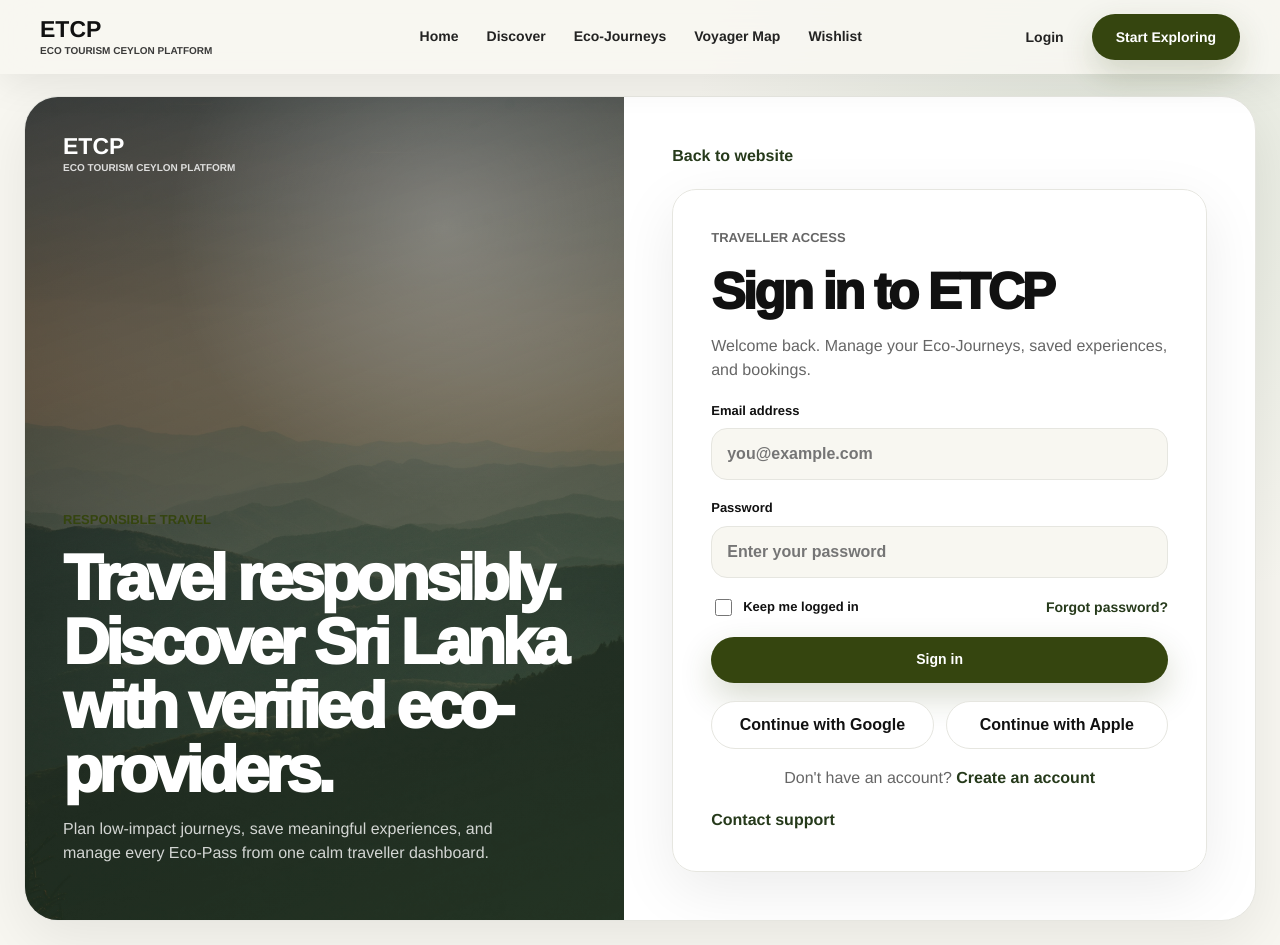
<file: login.html>
<!DOCTYPE html>
<html lang="en">
<head>
  <meta charset="UTF-8">
  <meta name="viewport" content="width=device-width, initial-scale=1.0">
  <meta name="description" content="Sign in to ETCP to manage Eco-Journeys, saved experiences, and Sri Lankan eco-tourism bookings.">
  <title>Sign in to ETCP</title>
  <link rel="stylesheet" href="styles.css">
</head>
<body class="inner-page login-page">
  <a class="skip-link" href="#main">Skip to content</a>

  <header class="site-header" id="siteHeader">
    <nav class="nav-shell" aria-label="Primary navigation">
      <a class="brand" href="index.html" aria-label="ETCP home">
        <span>ETCP</span>
        <small>Eco Tourism Ceylon Platform</small>
      </a>

      <button class="menu-toggle" type="button" aria-label="Open navigation menu" aria-expanded="false" aria-controls="primaryMenu">
        <span></span>
        <span></span>
        <span></span>
      </button>

      <div class="primary-menu" id="primaryMenu">
        <ul class="nav-links">
          <li><a href="index.html">Home</a></li>
          <li><a href="search.html">Discover</a></li>
          <li><a href="index.html#journeys">Eco-Journeys</a></li>
          <li><a href="search.html#map">Voyager Map</a></li>
          <li><a href="search.html#wishlist">Wishlist</a></li>
        </ul>
        <div class="nav-actions">
          <a class="login-link" href="login.html">Login</a>
          <a class="btn btn-primary nav-cta" href="search.html">Start Exploring</a>
        </div>
      </div>
    </nav>
  </header>

  <main id="main" class="login-main">
    <section class="login-shell" aria-labelledby="login-title">
      <div class="login-visual-panel">
        <div class="login-visual-overlay" aria-hidden="true"></div>
        <a class="brand login-brand" href="index.html">
          <span>ETCP</span>
          <small>Eco Tourism Ceylon Platform</small>
        </a>
        <div class="login-visual-copy">
          <p class="eyebrow">Responsible Travel</p>
          <h1>Travel responsibly. Discover Sri Lanka with verified eco-providers.</h1>
          <p>Plan low-impact journeys, save meaningful experiences, and manage every Eco-Pass from one calm traveller dashboard.</p>
        </div>
      </div>

      <div class="login-form-panel">
        <a class="back-link" href="index.html">Back to website</a>
        <form class="login-card login-form" action="index.html#journeys" method="get">
          <p class="eyebrow">Traveller Access</p>
          <h2 id="login-title">Sign in to ETCP</h2>
          <p>Welcome back. Manage your Eco-Journeys, saved experiences, and bookings.</p>

          <label>
            <span>Email address</span>
            <input type="email" name="email" autocomplete="email" placeholder="you@example.com" required>
          </label>
          <label>
            <span>Password</span>
            <input type="password" name="password" autocomplete="current-password" placeholder="Enter your password" required>
          </label>

          <div class="login-options">
            <label class="check-label">
              <input type="checkbox" name="remember">
              <span>Keep me logged in</span>
            </label>
            <a href="index.html#journeys">Forgot password?</a>
          </div>

          <button class="btn btn-primary" type="submit">Sign in</button>

          <div class="social-login" aria-label="Alternative sign in options">
            <button type="button">Continue with Google</button>
            <button type="button">Continue with Apple</button>
          </div>

          <p class="login-bottom-text">Don't have an account? <a href="search.html">Create an account</a></p>
          <a class="support-link" href="index.html#journeys">Contact support</a>
        </form>
      </div>
    </section>
  </main>

  <script src="script.js"></script>
</body>
</html>
</file>
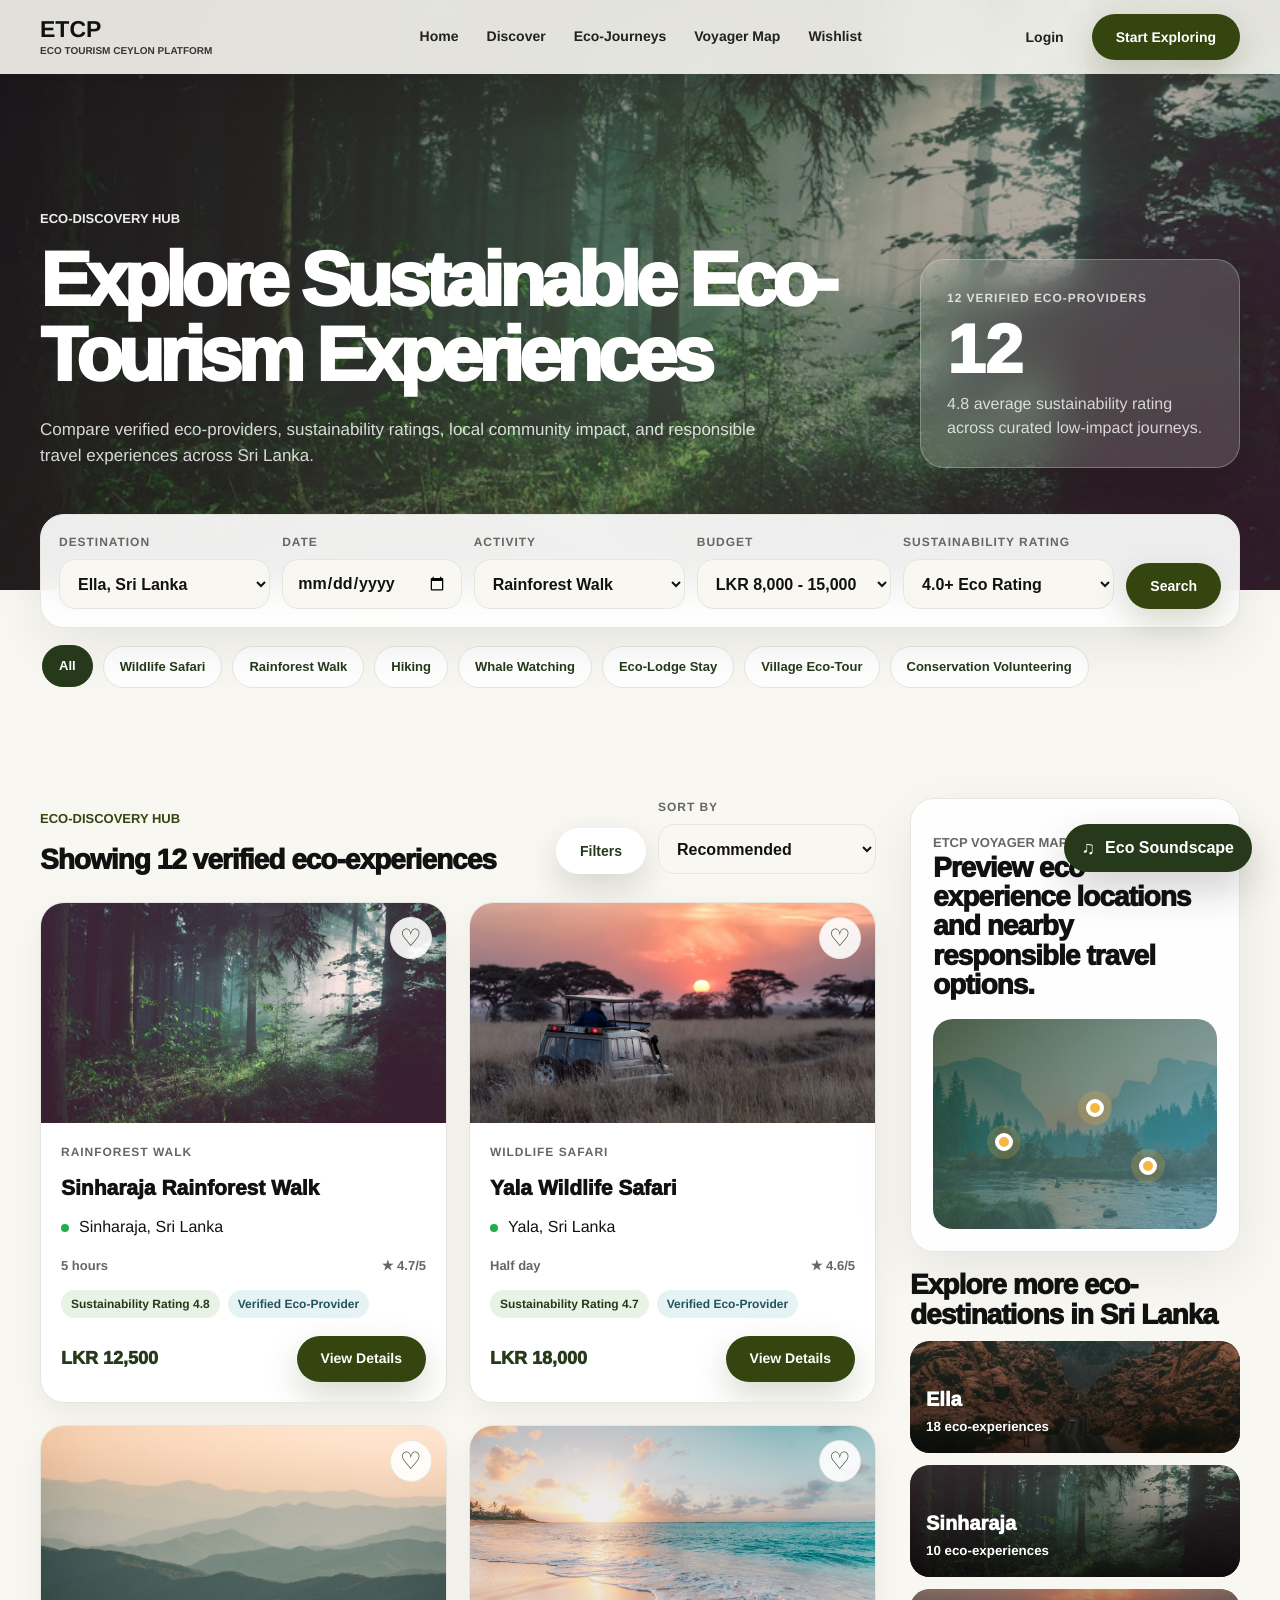
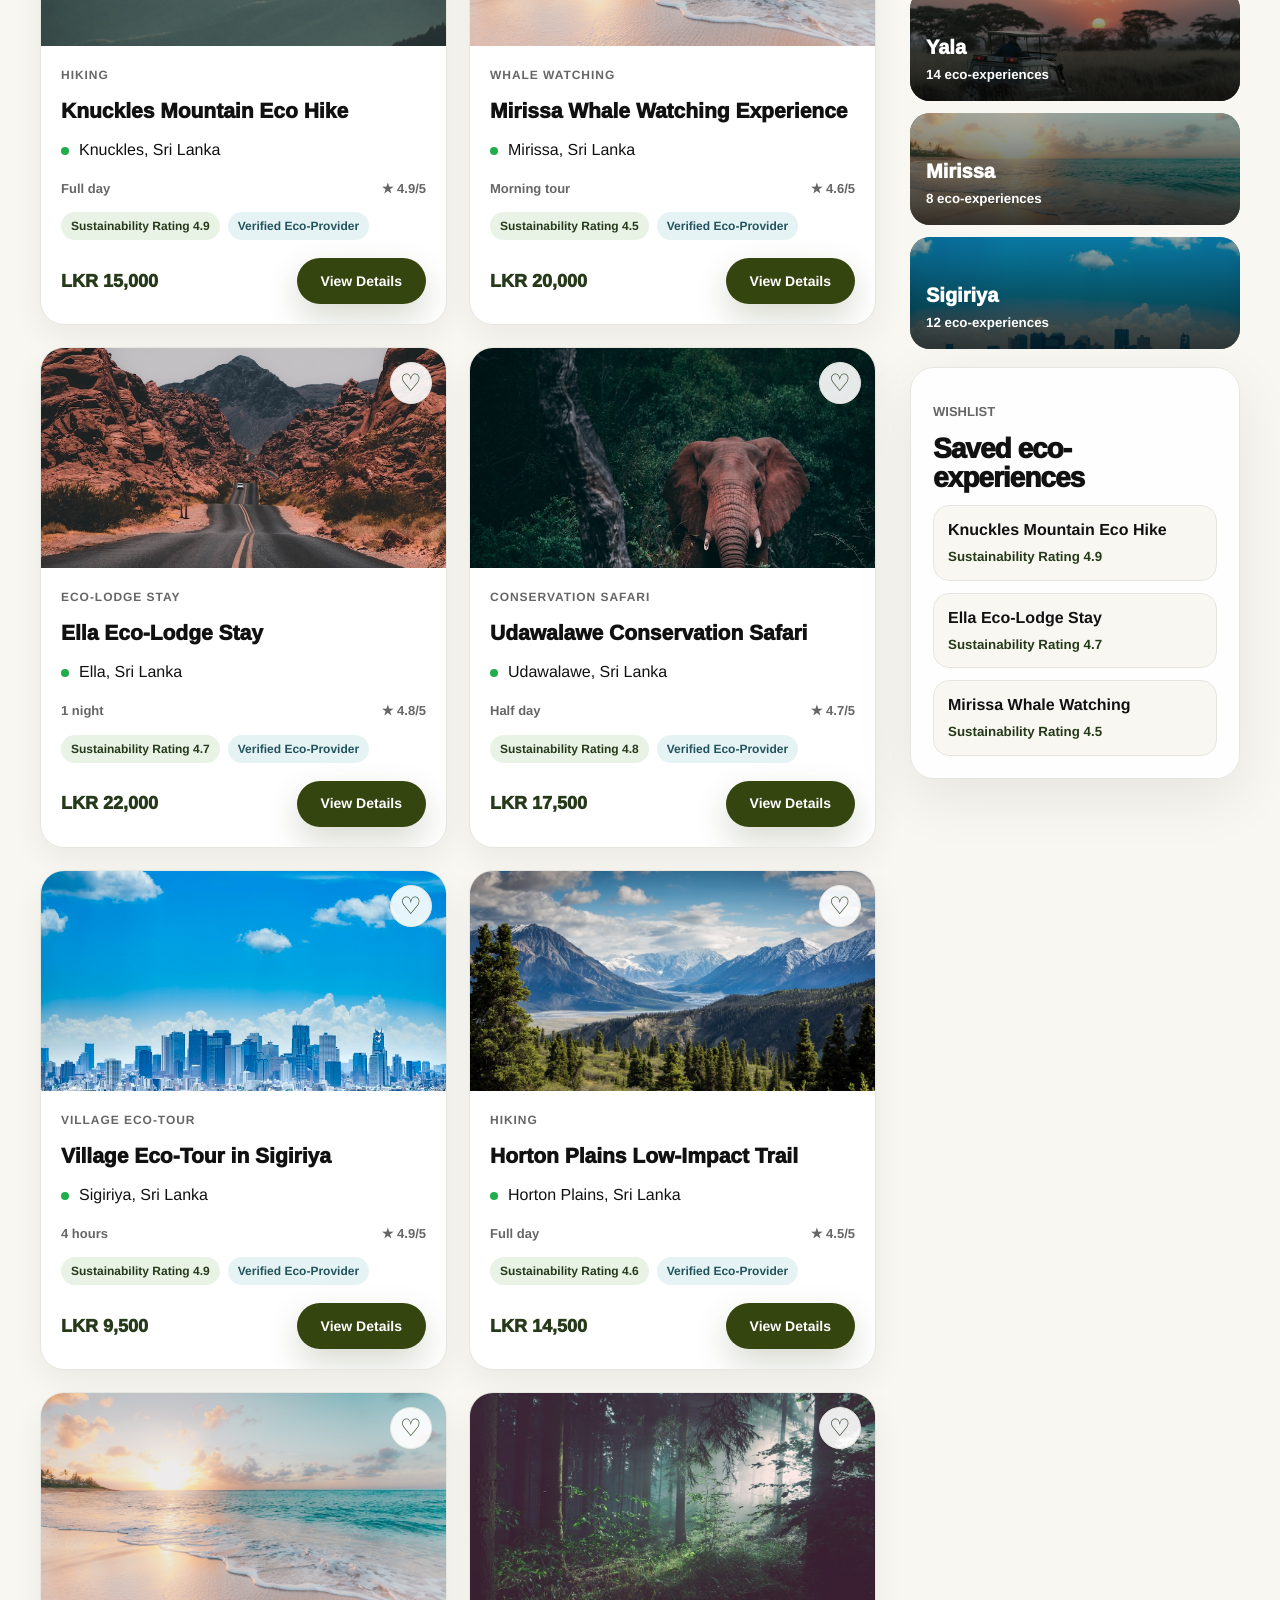
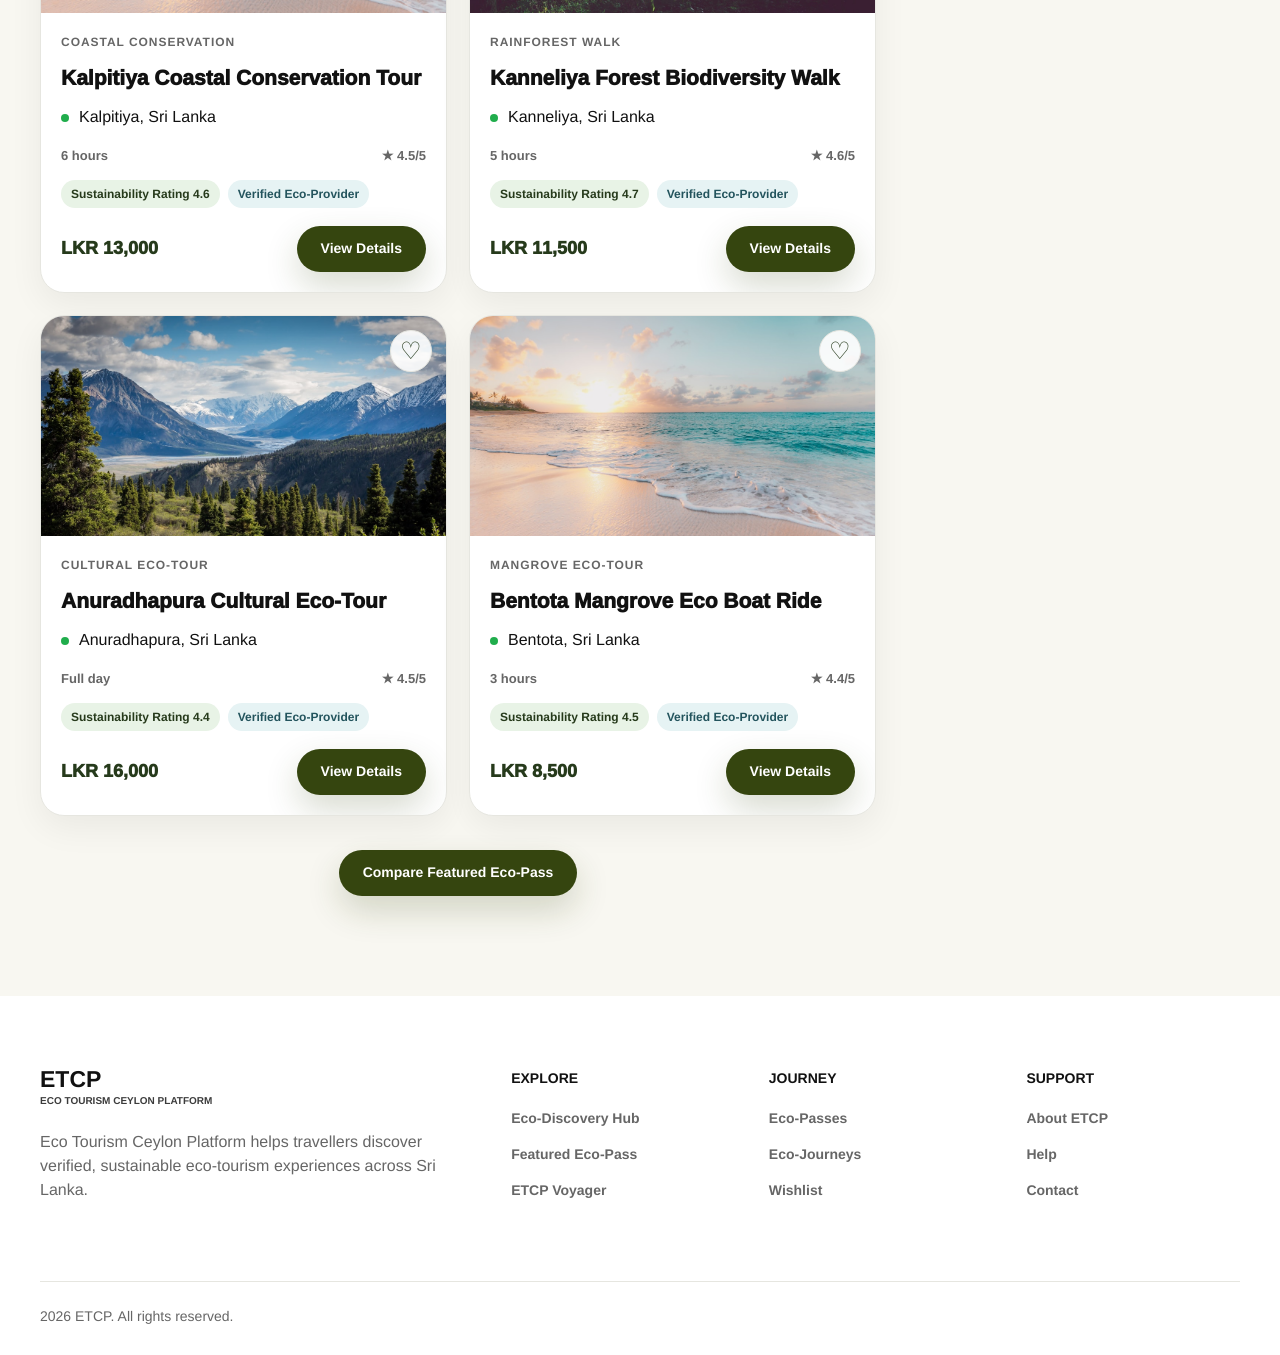
<file: search.html>
<!DOCTYPE html>
<html lang="en">
<head>
  <meta charset="UTF-8">
  <meta name="viewport" content="width=device-width, initial-scale=1.0">
  <meta name="description" content="Browse verified Sri Lankan eco-tourism experiences through the ETCP Eco-Discovery Hub.">
  <title>Eco-Discovery Hub | ETCP</title>
  <link rel="stylesheet" href="styles.css">
</head>
<body class="inner-page search-page">
  <a class="skip-link" href="#main">Skip to content</a>

  <header class="site-header" id="siteHeader">
    <nav class="nav-shell" aria-label="Primary navigation">
      <a class="brand" href="index.html" aria-label="ETCP home">
        <span>ETCP</span>
        <small>Eco Tourism Ceylon Platform</small>
      </a>

      <button class="menu-toggle" type="button" aria-label="Open navigation menu" aria-expanded="false" aria-controls="primaryMenu">
        <span></span>
        <span></span>
        <span></span>
      </button>

      <div class="primary-menu" id="primaryMenu">
        <ul class="nav-links">
          <li><a href="index.html">Home</a></li>
          <li><a href="search.html">Discover</a></li>
          <li><a href="index.html#journeys">Eco-Journeys</a></li>
          <li><a href="search.html#map">Voyager Map</a></li>
          <li><a href="search.html#wishlist">Wishlist</a></li>
        </ul>
        <div class="nav-actions">
          <a class="login-link" href="login.html">Login</a>
          <a class="btn btn-primary nav-cta" href="search.html">Start Exploring</a>
        </div>
      </div>
    </nav>
  </header>

  <main id="main">
    <section class="listing-hero section-reveal" aria-labelledby="listing-title">
      <div class="container listing-hero-grid">
        <div class="listing-hero-copy reveal-child">
          <p class="eyebrow">Eco-Discovery Hub</p>
          <h1 id="listing-title">Explore Sustainable Eco-Tourism Experiences</h1>
          <p>Compare verified eco-providers, sustainability ratings, local community impact, and responsible travel experiences across Sri Lanka.</p>
        </div>
        <div class="listing-hero-card reveal-child">
          <span>12 Verified Eco-Providers</span>
          <strong>12</strong>
          <p>4.8 average sustainability rating across curated low-impact journeys.</p>
        </div>
      </div>
    </section>

    <section class="listing-search-section" aria-label="Search and filter eco-experiences">
      <div class="container">
        <form class="listing-search-form" action="search.html" method="get">
          <label>
            <span>Destination</span>
            <select name="destination">
              <option>Ella, Sri Lanka</option>
              <option>Sinharaja, Sri Lanka</option>
              <option>Yala, Sri Lanka</option>
              <option>Knuckles, Sri Lanka</option>
              <option>Mirissa, Sri Lanka</option>
            </select>
          </label>
          <label>
            <span>Date</span>
            <input type="date" name="date">
          </label>
          <label>
            <span>Activity</span>
            <select name="activity">
              <option>Rainforest Walk</option>
              <option>Wildlife Safari</option>
              <option>Hiking</option>
              <option>Whale Watching</option>
              <option>Village Eco-Tour</option>
            </select>
          </label>
          <label>
            <span>Budget</span>
            <select name="budget">
              <option>LKR 8,000 - 15,000</option>
              <option>LKR 15,000 - 25,000</option>
              <option>LKR 25,000+</option>
            </select>
          </label>
          <label>
            <span>Sustainability Rating</span>
            <select name="rating">
              <option>4.0+ Eco Rating</option>
              <option>4.5+ Eco Rating</option>
              <option>Verified only</option>
            </select>
          </label>
          <button class="btn btn-primary" type="submit">Search</button>
        </form>

        <div class="category-chips" aria-label="Eco-experience category filters">
          <button class="category-chip active" type="button" aria-pressed="true">All</button>
          <button class="category-chip" type="button" aria-pressed="false">Wildlife Safari</button>
          <button class="category-chip" type="button" aria-pressed="false">Rainforest Walk</button>
          <button class="category-chip" type="button" aria-pressed="false">Hiking</button>
          <button class="category-chip" type="button" aria-pressed="false">Whale Watching</button>
          <button class="category-chip" type="button" aria-pressed="false">Eco-Lodge Stay</button>
          <button class="category-chip" type="button" aria-pressed="false">Village Eco-Tour</button>
          <button class="category-chip" type="button" aria-pressed="false">Conservation Volunteering</button>
        </div>
      </div>
    </section>

    <section class="section listing-section section-reveal" aria-labelledby="results-title">
      <div class="container listing-layout">
        <div class="listing-main">
          <div class="results-toolbar reveal-child">
            <div>
              <p class="eyebrow">Eco-Discovery Hub</p>
              <h2 id="results-title">Showing 12 verified eco-experiences</h2>
            </div>
            <div class="toolbar-actions">
              <button class="btn btn-light filter-btn" type="button">Filters</button>
              <label class="sort-control">
                <span>Sort by</span>
                <select>
                  <option>Recommended</option>
                  <option>Highest Sustainability</option>
                  <option>Lowest Price</option>
                  <option>Top Rated</option>
                </select>
              </label>
            </div>
          </div>

          <div class="results-grid reveal-child">
            <article class="listing-card">
              <div class="listing-card-media">
                <img src="assets/images/sinharaja-rainforest.jpg" alt="Dense rainforest trail in Sinharaja">
                <button class="save-button" type="button" aria-label="Save Sinharaja Rainforest Walk" aria-pressed="false">&#9825;</button>
              </div>
              <div class="listing-card-body">
                <p class="eyebrow">Rainforest Walk</p>
                <h3>Sinharaja Rainforest Walk</h3>
                <p class="location">Sinharaja, Sri Lanka</p>
                <div class="listing-meta"><span>5 hours</span><span>&#9733; 4.7/5</span></div>
                <div class="badge-row"><span class="badge badge-rating">Sustainability Rating 4.8</span><span class="badge badge-verified">Verified Eco-Provider</span></div>
                <div class="card-footer"><strong>LKR 12,500</strong><a class="btn btn-primary" href="details.html">View Details</a></div>
              </div>
            </article>

            <article class="listing-card">
              <div class="listing-card-media">
                <img src="assets/images/yala-wildlife-safari.jpg" alt="Safari grassland in Yala">
                <button class="save-button" type="button" aria-label="Save Yala Wildlife Safari" aria-pressed="false">&#9825;</button>
              </div>
              <div class="listing-card-body">
                <p class="eyebrow">Wildlife Safari</p>
                <h3>Yala Wildlife Safari</h3>
                <p class="location">Yala, Sri Lanka</p>
                <div class="listing-meta"><span>Half day</span><span>&#9733; 4.6/5</span></div>
                <div class="badge-row"><span class="badge badge-rating">Sustainability Rating 4.7</span><span class="badge badge-verified">Verified Eco-Provider</span></div>
                <div class="card-footer"><strong>LKR 18,000</strong><a class="btn btn-primary" href="details.html">View Details</a></div>
              </div>
            </article>

            <article class="listing-card featured-result">
              <div class="listing-card-media">
                <img src="assets/images/knuckles-mountain-hike.jpg" alt="Misty mountain ridges in Knuckles">
                <button class="save-button" type="button" aria-label="Save Knuckles Mountain Eco Hike" aria-pressed="false">&#9825;</button>
              </div>
              <div class="listing-card-body">
                <p class="eyebrow">Hiking</p>
                <h3>Knuckles Mountain Eco Hike</h3>
                <p class="location">Knuckles, Sri Lanka</p>
                <div class="listing-meta"><span>Full day</span><span>&#9733; 4.9/5</span></div>
                <div class="badge-row"><span class="badge badge-rating">Sustainability Rating 4.9</span><span class="badge badge-verified">Verified Eco-Provider</span></div>
                <div class="card-footer"><strong>LKR 15,000</strong><a class="btn btn-primary" href="details.html">View Details</a></div>
              </div>
            </article>

            <article class="listing-card">
              <div class="listing-card-media">
                <img src="assets/images/mirissa-whale-watching.jpg" alt="Ocean horizon near Mirissa">
                <button class="save-button" type="button" aria-label="Save Mirissa Whale Watching Experience" aria-pressed="false">&#9825;</button>
              </div>
              <div class="listing-card-body">
                <p class="eyebrow">Whale Watching</p>
                <h3>Mirissa Whale Watching Experience</h3>
                <p class="location">Mirissa, Sri Lanka</p>
                <div class="listing-meta"><span>Morning tour</span><span>&#9733; 4.6/5</span></div>
                <div class="badge-row"><span class="badge badge-rating">Sustainability Rating 4.5</span><span class="badge badge-verified">Verified Eco-Provider</span></div>
                <div class="card-footer"><strong>LKR 20,000</strong><a class="btn btn-primary" href="details.html">View Details</a></div>
              </div>
            </article>

            <article class="listing-card">
              <div class="listing-card-media">
                <img src="assets/images/ella-eco-lodge.jpg" alt="Eco lodge surrounded by greenery in Ella">
                <button class="save-button" type="button" aria-label="Save Ella Eco-Lodge Stay" aria-pressed="false">&#9825;</button>
              </div>
              <div class="listing-card-body">
                <p class="eyebrow">Eco-Lodge Stay</p>
                <h3>Ella Eco-Lodge Stay</h3>
                <p class="location">Ella, Sri Lanka</p>
                <div class="listing-meta"><span>1 night</span><span>&#9733; 4.8/5</span></div>
                <div class="badge-row"><span class="badge badge-rating">Sustainability Rating 4.7</span><span class="badge badge-verified">Verified Eco-Provider</span></div>
                <div class="card-footer"><strong>LKR 22,000</strong><a class="btn btn-primary" href="details.html">View Details</a></div>
              </div>
            </article>

            <article class="listing-card">
              <div class="listing-card-media">
                <img src="assets/images/udawalawe-conservation-safari.jpg" alt="Udawalawe conservation safari landscape">
                <button class="save-button" type="button" aria-label="Save Udawalawe Conservation Safari" aria-pressed="false">&#9825;</button>
              </div>
              <div class="listing-card-body">
                <p class="eyebrow">Conservation Safari</p>
                <h3>Udawalawe Conservation Safari</h3>
                <p class="location">Udawalawe, Sri Lanka</p>
                <div class="listing-meta"><span>Half day</span><span>&#9733; 4.7/5</span></div>
                <div class="badge-row"><span class="badge badge-rating">Sustainability Rating 4.8</span><span class="badge badge-verified">Verified Eco-Provider</span></div>
                <div class="card-footer"><strong>LKR 17,500</strong><a class="btn btn-primary" href="details.html">View Details</a></div>
              </div>
            </article>

            <article class="listing-card">
              <div class="listing-card-media">
                <img src="assets/images/sigiriya-village-eco-tour.jpg" alt="Village landscape near Sigiriya">
                <button class="save-button" type="button" aria-label="Save Village Eco-Tour in Sigiriya" aria-pressed="false">&#9825;</button>
              </div>
              <div class="listing-card-body">
                <p class="eyebrow">Village Eco-Tour</p>
                <h3>Village Eco-Tour in Sigiriya</h3>
                <p class="location">Sigiriya, Sri Lanka</p>
                <div class="listing-meta"><span>4 hours</span><span>&#9733; 4.9/5</span></div>
                <div class="badge-row"><span class="badge badge-rating">Sustainability Rating 4.9</span><span class="badge badge-verified">Verified Eco-Provider</span></div>
                <div class="card-footer"><strong>LKR 9,500</strong><a class="btn btn-primary" href="details.html">View Details</a></div>
              </div>
            </article>

            <article class="listing-card">
              <div class="listing-card-media">
                <img src="assets/images/mountain-hiking-destination.jpg" alt="Mountain landscape for Horton Plains trail">
                <button class="save-button" type="button" aria-label="Save Horton Plains Low-Impact Trail" aria-pressed="false">&#9825;</button>
              </div>
              <div class="listing-card-body">
                <p class="eyebrow">Hiking</p>
                <h3>Horton Plains Low-Impact Trail</h3>
                <p class="location">Horton Plains, Sri Lanka</p>
                <div class="listing-meta"><span>Full day</span><span>&#9733; 4.5/5</span></div>
                <div class="badge-row"><span class="badge badge-rating">Sustainability Rating 4.6</span><span class="badge badge-verified">Verified Eco-Provider</span></div>
                <div class="card-footer"><strong>LKR 14,500</strong><a class="btn btn-primary" href="details.html">View Details</a></div>
              </div>
            </article>

            <article class="listing-card">
              <div class="listing-card-media">
                <img src="assets/images/coastal-conservation.jpg" alt="Coastal conservation water and rocks">
                <button class="save-button" type="button" aria-label="Save Kalpitiya Coastal Conservation Tour" aria-pressed="false">&#9825;</button>
              </div>
              <div class="listing-card-body">
                <p class="eyebrow">Coastal Conservation</p>
                <h3>Kalpitiya Coastal Conservation Tour</h3>
                <p class="location">Kalpitiya, Sri Lanka</p>
                <div class="listing-meta"><span>6 hours</span><span>&#9733; 4.5/5</span></div>
                <div class="badge-row"><span class="badge badge-rating">Sustainability Rating 4.6</span><span class="badge badge-verified">Verified Eco-Provider</span></div>
                <div class="card-footer"><strong>LKR 13,000</strong><a class="btn btn-primary" href="details.html">View Details</a></div>
              </div>
            </article>

            <article class="listing-card">
              <div class="listing-card-media">
                <img src="assets/images/rainforest-destination.jpg" alt="Rainforest biodiversity trail in Kanneliya">
                <button class="save-button" type="button" aria-label="Save Kanneliya Forest Biodiversity Walk" aria-pressed="false">&#9825;</button>
              </div>
              <div class="listing-card-body">
                <p class="eyebrow">Rainforest Walk</p>
                <h3>Kanneliya Forest Biodiversity Walk</h3>
                <p class="location">Kanneliya, Sri Lanka</p>
                <div class="listing-meta"><span>5 hours</span><span>&#9733; 4.6/5</span></div>
                <div class="badge-row"><span class="badge badge-rating">Sustainability Rating 4.7</span><span class="badge badge-verified">Verified Eco-Provider</span></div>
                <div class="card-footer"><strong>LKR 11,500</strong><a class="btn btn-primary" href="details.html">View Details</a></div>
              </div>
            </article>

            <article class="listing-card">
              <div class="listing-card-media">
                <img src="assets/images/how-etcp-works.jpg" alt="Ancient landscape and forest for cultural eco-tour">
                <button class="save-button" type="button" aria-label="Save Anuradhapura Cultural Eco-Tour" aria-pressed="false">&#9825;</button>
              </div>
              <div class="listing-card-body">
                <p class="eyebrow">Cultural Eco-Tour</p>
                <h3>Anuradhapura Cultural Eco-Tour</h3>
                <p class="location">Anuradhapura, Sri Lanka</p>
                <div class="listing-meta"><span>Full day</span><span>&#9733; 4.5/5</span></div>
                <div class="badge-row"><span class="badge badge-rating">Sustainability Rating 4.4</span><span class="badge badge-verified">Verified Eco-Provider</span></div>
                <div class="card-footer"><strong>LKR 16,000</strong><a class="btn btn-primary" href="details.html">View Details</a></div>
              </div>
            </article>

            <article class="listing-card">
              <div class="listing-card-media">
                <img src="assets/images/coastal-conservation.jpg" alt="Mangrove waterway for eco boat ride">
                <button class="save-button" type="button" aria-label="Save Bentota Mangrove Eco Boat Ride" aria-pressed="false">&#9825;</button>
              </div>
              <div class="listing-card-body">
                <p class="eyebrow">Mangrove Eco-Tour</p>
                <h3>Bentota Mangrove Eco Boat Ride</h3>
                <p class="location">Bentota, Sri Lanka</p>
                <div class="listing-meta"><span>3 hours</span><span>&#9733; 4.4/5</span></div>
                <div class="badge-row"><span class="badge badge-rating">Sustainability Rating 4.5</span><span class="badge badge-verified">Verified Eco-Provider</span></div>
                <div class="card-footer"><strong>LKR 8,500</strong><a class="btn btn-primary" href="details.html">View Details</a></div>
              </div>
            </article>
          </div>

          <div class="listing-load reveal-child">
            <a class="btn btn-primary" href="details.html">Compare Featured Eco-Pass</a>
          </div>
        </div>

        <aside class="listing-sidebar reveal-child" aria-label="Destination suggestions">
          <div class="sidebar-card" id="map">
            <p class="eyebrow">ETCP Voyager Map</p>
            <h2>Preview eco-experience locations and nearby responsible travel options.</h2>
            <div class="mini-map" aria-hidden="true">
              <span class="map-pin pin-one"></span>
              <span class="map-pin pin-two"></span>
              <span class="map-pin pin-three"></span>
            </div>
          </div>

          <div class="destination-suggestions">
            <h2>Explore more eco-destinations in Sri Lanka</h2>
            <a class="suggestion-card" href="details.html">
              <img src="assets/images/ella-eco-lodge.jpg" alt="Ella highland destination">
              <span>Ella</span>
              <small>18 eco-experiences</small>
            </a>
            <a class="suggestion-card" href="details.html">
              <img src="assets/images/sinharaja-rainforest.jpg" alt="Sinharaja rainforest destination">
              <span>Sinharaja</span>
              <small>10 eco-experiences</small>
            </a>
            <a class="suggestion-card" href="details.html">
              <img src="assets/images/yala-wildlife-safari.jpg" alt="Yala wildlife destination">
              <span>Yala</span>
              <small>14 eco-experiences</small>
            </a>
            <a class="suggestion-card" href="details.html">
              <img src="assets/images/mirissa-whale-watching.jpg" alt="Mirissa coastal destination">
              <span>Mirissa</span>
              <small>8 eco-experiences</small>
            </a>
            <a class="suggestion-card" href="details.html">
              <img src="assets/images/sigiriya-village-eco-tour.jpg" alt="Sigiriya village destination">
              <span>Sigiriya</span>
              <small>12 eco-experiences</small>
            </a>
          </div>

          <div class="sidebar-card saved-shortlist" id="wishlist">
            <p class="eyebrow">Wishlist</p>
            <h2>Saved eco-experiences</h2>
            <a href="details.html"><span>Knuckles Mountain Eco Hike</span><small>Sustainability Rating 4.9</small></a>
            <a href="details.html"><span>Ella Eco-Lodge Stay</span><small>Sustainability Rating 4.7</small></a>
            <a href="details.html"><span>Mirissa Whale Watching</span><small>Sustainability Rating 4.5</small></a>
          </div>
        </aside>
      </div>
    </section>
  </main>

  <footer class="site-footer">
    <div class="container footer-grid">
      <div class="footer-brand">
        <a class="brand dark-brand" href="index.html">
          <span>ETCP</span>
          <small>Eco Tourism Ceylon Platform</small>
        </a>
        <p>Eco Tourism Ceylon Platform helps travellers discover verified, sustainable eco-tourism experiences across Sri Lanka.</p>
      </div>
      <div class="footer-column">
        <h2>Explore</h2>
        <ul>
          <li><a href="search.html">Eco-Discovery Hub</a></li>
          <li><a href="details.html">Featured Eco-Pass</a></li>
          <li><a href="search.html#map">ETCP Voyager</a></li>
        </ul>
      </div>
      <div class="footer-column">
        <h2>Journey</h2>
        <ul>
          <li><a href="index.html#passes">Eco-Passes</a></li>
          <li><a href="index.html#journeys">Eco-Journeys</a></li>
          <li><a href="search.html#wishlist">Wishlist</a></li>
        </ul>
      </div>
      <div class="footer-column">
        <h2>Support</h2>
        <ul>
          <li><a href="index.html">About ETCP</a></li>
          <li><a href="index.html#journeys">Help</a></li>
          <li><a href="index.html#journeys">Contact</a></li>
        </ul>
      </div>
    </div>
    <div class="container footer-bottom">
      <p>2026 ETCP. All rights reserved.</p>
    </div>
  </footer>

  <audio id="ecoSoundscape" loop preload="metadata">
    <source src="assets/videos/this-is-sri-lanka-cinematic-travel-film-128-ytshorts.savetube.me.mp3" type="audio/mpeg">
  </audio>

  <button class="soundscape-toggle" id="soundscapeToggle" type="button" aria-label="Play Eco Soundscape">
    <span class="soundscape-icon" aria-hidden="true">&#9835;</span>
    <span class="soundscape-text">Eco Soundscape</span>
  </button>

  <script src="script.js"></script>
</body>
</html>
</file>
<file: styles.css>
:root {
  --forest: #263a1b;
  --olive: #35450f;
  --sage: #8fa98a;
  --off-white: #f8f7f1;
  --beige: #efe8d8;
  --charcoal: #111111;
  --muted: #666666;
  --border: #e6e6e0;
  --trust-blue: #6fa8b8;
  --gold: #f4b740;
  --badge-green: #e8f3e6;
  --badge-blue: #e6f3f4;
  --white: #ffffff;
  --radius-lg: 32px;
  --radius-md: 24px;
  --radius-sm: 16px;
  --shadow-soft: 0 18px 60px rgba(17, 17, 17, 0.08);
  --shadow-card: 0 14px 40px rgba(38, 58, 27, 0.1);
  --container: 1200px;
}

*,
*::before,
*::after {
  box-sizing: border-box;
}

html,
body {
  width: 100%;
  max-width: 100%;
  margin: 0;
  padding: 0;
  scroll-behavior: smooth;
  overflow-x: hidden;
}

body {
  color: var(--charcoal);
  background: var(--off-white);
  font-family: Inter, Poppins, Lato, Arial, sans-serif;
  line-height: 1.5;
  text-rendering: geometricPrecision;
}

main {
  margin-top: 0;
}

body.menu-open {
  overflow: hidden;
}

img,
video,
svg {
  max-width: 100%;
}

img,
video {
  display: block;
}

img {
  width: 100%;
}

a {
  color: inherit;
  text-decoration: none;
}

button,
input,
select {
  font: inherit;
}

button {
  cursor: pointer;
}

.skip-link {
  position: fixed;
  top: 12px;
  left: 12px;
  z-index: 1000;
  padding: 12px 18px;
  border-radius: 999px;
  color: var(--white);
  background: var(--olive);
  transform: translateY(-140%);
  transition: transform 220ms ease;
}

.skip-link:focus {
  transform: translateY(0);
}

.container {
  width: min(var(--container), calc(100% - 80px));
  margin-inline: auto;
}

.site-header {
  position: fixed;
  inset: 0 0 auto;
  z-index: 100;
  padding: 22px 0;
  color: var(--white);
  transition: padding 240ms ease, background 240ms ease, color 240ms ease, box-shadow 240ms ease;
}

.site-header.scrolled,
.site-header.menu-active {
  padding: 14px 0;
  color: var(--charcoal);
  background: rgba(248, 247, 241, 0.88);
  box-shadow: 0 10px 36px rgba(17, 17, 17, 0.08);
  backdrop-filter: blur(18px);
}

.nav-shell {
  width: min(1320px, calc(100% - 80px));
  margin-inline: auto;
  display: grid;
  grid-template-columns: 220px 1fr;
  align-items: center;
  gap: 24px;
}

.brand {
  display: inline-flex;
  flex-direction: column;
  align-items: flex-start;
  width: fit-content;
  font-weight: 900;
  line-height: 1;
}

.brand span {
  font-size: 23px;
  letter-spacing: 0;
}

.brand small {
  margin-top: 6px;
  font-size: 10px;
  font-weight: 700;
  text-transform: uppercase;
  opacity: 0.82;
}

.primary-menu {
  display: grid;
  grid-template-columns: 1fr auto;
  align-items: center;
  gap: 28px;
}

.nav-links,
.nav-actions {
  display: flex;
  align-items: center;
  gap: 28px;
}

.nav-links {
  justify-content: center;
  padding: 0;
  margin: 0;
  list-style: none;
}

.nav-links a,
.login-link {
  font-size: 14px;
  font-weight: 650;
  opacity: 0.92;
  transition: opacity 180ms ease, transform 180ms ease;
}

.nav-links a:hover,
.login-link:hover {
  opacity: 1;
  transform: translateY(-1px);
}

.menu-toggle {
  display: none;
  justify-self: end;
  position: relative;
  z-index: 3;
  width: 46px;
  height: 46px;
  border: 1px solid rgba(255, 255, 255, 0.35);
  border-radius: 50%;
  color: currentColor;
  background: rgba(255, 255, 255, 0.12);
}

.menu-toggle span {
  display: block;
  width: 18px;
  height: 2px;
  margin: 4px auto;
  border-radius: 999px;
  background: currentColor;
  transition: transform 220ms ease, opacity 220ms ease;
}

.menu-active .menu-toggle span:nth-child(1) {
  transform: translateY(6px) rotate(45deg);
}

.menu-active .menu-toggle span:nth-child(2) {
  opacity: 0;
}

.menu-active .menu-toggle span:nth-child(3) {
  transform: translateY(-6px) rotate(-45deg);
}

.btn {
  display: inline-flex;
  min-height: 46px;
  align-items: center;
  justify-content: center;
  gap: 9px;
  border: 0;
  border-radius: 999px;
  padding: 0 24px;
  font-size: 14px;
  font-weight: 800;
  transition: transform 200ms ease, box-shadow 200ms ease, background 200ms ease, color 200ms ease;
}

.btn:hover {
  transform: translateY(-2px);
}

.btn-light {
  color: var(--charcoal);
  background: var(--white);
  box-shadow: 0 14px 34px rgba(17, 17, 17, 0.14);
}

.btn-primary {
  color: var(--white);
  background: var(--olive);
  box-shadow: 0 14px 34px rgba(53, 69, 15, 0.2);
}

.btn-primary:hover {
  background: var(--forest);
}

.btn-ghost {
  color: var(--white);
  border: 1px solid rgba(255, 255, 255, 0.55);
  background: rgba(255, 255, 255, 0.12);
  backdrop-filter: blur(10px);
}

.btn-arrow span,
.text-link span {
  display: inline-block;
  transition: transform 200ms ease;
}

.btn-arrow:hover span,
.text-link:hover span {
  transform: translateX(4px);
}

.chapter-rail {
  position: fixed;
  top: 52%;
  left: 22px;
  z-index: 90;
  display: grid;
  gap: 12px;
  color: var(--forest);
  pointer-events: none;
  transform: translateY(-50%);
}

.chapter-current,
.chapter-nav {
  border: 1px solid rgba(255, 255, 255, 0.52);
  background: rgba(248, 247, 241, 0.52);
  box-shadow: 0 18px 46px rgba(17, 17, 17, 0.12);
  backdrop-filter: blur(18px);
}

.chapter-current {
  display: grid;
  justify-items: center;
  gap: 2px;
  width: 54px;
  padding: 10px 6px;
  border-radius: 999px;
}

.chapter-current-number {
  font-size: 17px;
  font-weight: 950;
  line-height: 1;
}

.chapter-current-label {
  max-width: 44px;
  color: rgba(17, 17, 17, 0.68);
  font-size: 9px;
  font-weight: 900;
  letter-spacing: 0.08em;
  line-height: 1.05;
  text-align: center;
  text-transform: uppercase;
}

.chapter-nav {
  position: relative;
  display: grid;
  gap: 13px;
  width: 54px;
  padding: 16px 10px;
  border-radius: 999px;
}

.chapter-nav::before {
  content: "";
  position: absolute;
  top: 26px;
  bottom: 26px;
  left: 19px;
  width: 1px;
  background: linear-gradient(180deg, rgba(38, 58, 27, 0.08), rgba(38, 58, 27, 0.46), rgba(38, 58, 27, 0.08));
}

.chapter-link {
  position: relative;
  z-index: 1;
  display: grid;
  grid-template-columns: 18px;
  align-items: center;
  min-height: 24px;
  color: rgba(38, 58, 27, 0.55);
  font-size: 10px;
  font-weight: 900;
  pointer-events: auto;
  transition: color 220ms ease, opacity 220ms ease, transform 220ms ease;
}

.chapter-link:hover,
.chapter-link.active {
  color: var(--forest);
  transform: translateX(2px);
}

.chapter-link.past {
  color: rgba(38, 58, 27, 0.76);
}

.chapter-node {
  width: 11px;
  height: 11px;
  margin-left: 4px;
  border: 1px solid currentColor;
  border-radius: 50%;
  background: rgba(248, 247, 241, 0.88);
  box-shadow: 0 0 0 5px rgba(248, 247, 241, 0.4);
  transition: background 220ms ease, box-shadow 220ms ease, transform 220ms ease;
}

.chapter-link.active .chapter-node {
  background: var(--forest);
  box-shadow: 0 0 0 6px rgba(143, 169, 138, 0.24);
  transform: scale(1.16);
}

.chapter-number,
.chapter-label {
  position: absolute;
  left: 28px;
  opacity: 0;
  white-space: nowrap;
  transition: opacity 220ms ease, transform 220ms ease;
  transform: translateX(-6px);
}

.chapter-number {
  display: none;
}

.hero {
  position: relative;
  width: 100%;
  min-height: calc(100vh + 2px);
  min-height: calc(100svh + 2px);
  overflow: hidden;
  margin-bottom: 0;
  border-bottom: 0;
  color: var(--white);
  background: #111111;
  isolation: isolate;
}

.hero::before {
  content: none;
}

.hero-media,
.final-cta-media {
  position: absolute;
  inset: 0;
  background-position: center;
  background-size: cover;
  transform: scale(1.02);
}

.hero-media {
  z-index: 0;
  inset: -1px 0;
  background-color: var(--forest);
  background-image: url("assets/images/hero-fallback.jpg");
  animation: slowZoom 18s ease-in-out infinite alternate;
}

.hero-video {
  position: absolute;
  inset: -1px 0;
  z-index: 0;
  width: 100%;
  height: calc(100% + 2px);
  display: block;
  object-fit: cover;
  object-position: center;
}

.hero-overlay {
  position: absolute;
  inset: 0;
  z-index: 1;
  background:
    linear-gradient(90deg, rgba(0, 0, 0, 0.76) 0%, rgba(0, 0, 0, 0.48) 42%, rgba(0, 0, 0, 0.12) 100%),
    linear-gradient(0deg, rgba(0, 0, 0, 0.42) 0%, rgba(0, 0, 0, 0.04) 48%, rgba(0, 0, 0, 0.32) 100%);
}

.hero-mist {
  position: absolute;
  inset: 0;
  z-index: 2;
  pointer-events: none;
  background:
    linear-gradient(115deg, rgba(248, 247, 241, 0.16) 0%, rgba(248, 247, 241, 0.04) 28%, rgba(248, 247, 241, 0) 54%),
    linear-gradient(180deg, rgba(248, 247, 241, 0.08) 0%, rgba(248, 247, 241, 0) 26%);
  mix-blend-mode: screen;
}

.hero-content {
  position: absolute;
  top: clamp(128px, 19vh, 190px);
  left: max(96px, calc((100vw - 1320px) / 2 + 20px));
  z-index: 5;
  width: min(900px, calc(100% - 88px));
  padding-top: 0;
  color: var(--white);
  margin-left: 0;
}

.eyebrow {
  margin: 0 0 16px;
  color: var(--olive);
  font-size: 13px;
  font-weight: 900;
  text-transform: uppercase;
}

.hero-eyebrow {
  color: rgba(255, 255, 255, 0.82);
}

.hero h1 {
  max-width: 900px;
  margin: 0;
  color: var(--white);
  font-size: 76px;
  font-weight: 900;
  line-height: 0.98;
}

.hero-copy {
  max-width: 670px;
  margin: 26px 0 0;
  color: rgba(255, 255, 255, 0.88);
  font-size: 18px;
}

.hero-actions {
  display: flex;
  flex-wrap: wrap;
  gap: 14px;
  margin-top: 34px;
}

.hero-proof,
.hero-tags {
  position: absolute;
  z-index: 4;
  bottom: 84px;
}

.hero-proof {
  left: max(44px, calc((100vw - 1320px) / 2 + 20px));
  display: flex;
  align-items: center;
  gap: 12px;
}

.avatar-stack {
  display: flex;
}

.avatar-stack span {
  width: 34px;
  height: 34px;
  display: grid;
  place-items: center;
  margin-right: -8px;
  border: 2px solid var(--white);
  border-radius: 50%;
  color: var(--white);
  background: var(--trust-blue);
  font-size: 10px;
  font-weight: 900;
}

.avatar-stack span:nth-child(2) {
  background: var(--sage);
}

.avatar-stack span:nth-child(3) {
  background: var(--gold);
}

.hero-proof p {
  margin: 0;
  color: rgba(255, 255, 255, 0.9);
  font-size: 12px;
  font-weight: 700;
}

.hero-tags {
  right: max(44px, calc((100vw - 1320px) / 2 + 20px));
  display: flex;
  flex-wrap: wrap;
  justify-content: flex-end;
  gap: 10px;
  max-width: 480px;
  padding: 0;
  margin: 0;
  list-style: none;
}

.hero-tags li {
  padding: 9px 14px;
  border: 1px solid rgba(255, 255, 255, 0.26);
  border-radius: 999px;
  color: var(--white);
  background: rgba(255, 255, 255, 0.22);
  font-size: 12px;
  font-weight: 800;
  backdrop-filter: blur(12px);
}

.js .mist-reveal {
  opacity: 1;
  filter: none;
  transform: none;
}

.js .hero.reveal-active .mist-reveal {
  animation: mistReveal 950ms cubic-bezier(0.22, 1, 0.36, 1) forwards;
}

.js .hero.reveal-active .delay-1 {
  animation-delay: 0.12s;
}

.js .hero.reveal-active .delay-2 {
  animation-delay: 0.28s;
}

.js .hero.reveal-active .delay-3 {
  animation-delay: 0.46s;
}

.js .hero.reveal-active .delay-4 {
  animation-delay: 0.64s;
}

.js .hero.reveal-active .delay-5 {
  animation-delay: 0.82s;
}

.section.search-hero-section {
  --search-scene-image: url("assets/images/mountain-hiking-destination.jpg");
  position: relative;
  z-index: 4;
  display: grid;
  align-items: center;
  min-height: 100vh;
  min-height: 100svh;
  margin-top: -1px;
  margin-bottom: 0;
  padding: clamp(86px, 10vh, 116px) 0 clamp(44px, 6vh, 64px);
  overflow: hidden;
  color: var(--white);
  isolation: isolate;
  background:
    linear-gradient(180deg, rgba(17, 17, 17, 0.04) 0%, rgba(17, 17, 17, 0.24) 58%, rgba(17, 17, 17, 0.36) 100%),
    linear-gradient(90deg, rgba(38, 58, 27, 0.24) 0%, rgba(38, 58, 27, 0.08) 42%, rgba(38, 58, 27, 0.16) 100%),
    var(--search-scene-image) center 46% / cover no-repeat;
}

.search-section-video {
  position: absolute;
  inset: 0;
  z-index: 0;
  width: 100%;
  height: 100%;
  display: block;
  object-fit: cover;
  object-position: center;
  background: var(--search-scene-image) center / cover no-repeat;
}

.section.search-hero-section::after {
  content: "";
  position: absolute;
  inset: 0;
  z-index: 1;
  pointer-events: none;
  background:
    radial-gradient(circle at 50% 18%, rgba(255, 255, 255, 0.26), rgba(255, 255, 255, 0) 38%),
    linear-gradient(180deg, rgba(248, 247, 241, 0.18) 0%, rgba(248, 247, 241, 0) 42%, rgba(38, 58, 27, 0.2) 100%);
  backdrop-filter: saturate(0.92) blur(4px);
  opacity: 0.92;
  transition: opacity 1200ms cubic-bezier(0.22, 1, 0.36, 1), backdrop-filter 1200ms cubic-bezier(0.22, 1, 0.36, 1);
}

.search-container {
  position: relative;
  z-index: 2;
  width: min(1240px, calc(100% - 80px));
}

.js .search-hero-section.section-reveal {
  opacity: 1;
  filter: none;
  transform: none;
}

.js .search-hero-section.section-reveal::before {
  inset: 0;
  opacity: 0.98;
  background:
    radial-gradient(circle at 50% 24%, rgba(255, 255, 255, 0.72) 0%, rgba(255, 255, 255, 0.34) 42%, rgba(255, 255, 255, 0) 74%),
    linear-gradient(180deg, rgba(255, 255, 255, 0.62) 0%, rgba(255, 255, 255, 0.22) 56%, rgba(255, 255, 255, 0) 100%);
}

.js .search-hero-section.section-reveal.is-visible::before {
  opacity: 0;
}

.js .search-hero-section.is-visible::after {
  backdrop-filter: saturate(1.06) blur(0);
  opacity: 0.72;
}

.js .search-hero-section .search-heading.reveal-child {
  transform: translateY(38px);
}

.js .search-hero-section .search-panel.reveal-child {
  filter: blur(18px);
  transform: translateY(48px) scale(0.985);
  transition-duration: 1100ms;
}

.js .search-hero-section.is-visible .search-heading.reveal-child {
  transition-delay: 0.12s;
}

.js .search-hero-section.is-visible .search-panel.reveal-child {
  transition-delay: 0.34s;
  transform: translateY(0) scale(1);
}

.js .search-hero-section .search-field.reveal-child,
.js .search-hero-section .search-button.reveal-child {
  filter: blur(9px);
  transform: translateY(18px);
}

.js .search-hero-section.is-visible .search-field.reveal-child:nth-child(1) {
  transition-delay: 0.48s;
}

.js .search-hero-section.is-visible .search-field.reveal-child:nth-child(2) {
  transition-delay: 0.56s;
}

.js .search-hero-section.is-visible .search-field.reveal-child:nth-child(3) {
  transition-delay: 0.64s;
}

.js .search-hero-section.is-visible .search-field.reveal-child:nth-child(4) {
  transition-delay: 0.72s;
}

.js .search-hero-section.is-visible .search-fields > .search-button.reveal-child {
  transition-delay: 0.8s;
}

.search-panel {
  position: relative;
  overflow: hidden;
  display: block;
  max-width: 1240px;
  margin: 0 auto;
  padding: 28px;
  border: 1px solid rgba(255, 255, 255, 0.48);
  border-radius: 32px;
  background:
    linear-gradient(135deg, rgba(255, 255, 255, 0.98), rgba(248, 247, 241, 0.95)),
    var(--white);
  box-shadow: 0 30px 90px rgba(0, 0, 0, 0.24);
  backdrop-filter: blur(18px);
}

.search-panel::before {
  content: "";
  position: absolute;
  inset: 0;
  pointer-events: none;
  background:
    linear-gradient(90deg, rgba(38, 58, 27, 0.12), rgba(38, 58, 27, 0) 18%),
    linear-gradient(180deg, rgba(255, 255, 255, 0.45), rgba(255, 255, 255, 0));
}

.search-heading {
  max-width: 780px;
  margin: 0 auto 34px;
  text-align: center;
}

.search-heading .eyebrow {
  margin-bottom: 10px;
  color: rgba(255, 255, 255, 0.78);
  letter-spacing: 0.18em;
}

.search-heading h2 {
  margin: 0;
  color: var(--white);
  font-size: clamp(46px, 6vw, 74px);
  font-weight: 900;
  letter-spacing: -0.07em;
  line-height: 0.96;
  text-shadow: 0 18px 48px rgba(0, 0, 0, 0.28);
}

.search-heading p:not(.eyebrow) {
  max-width: 620px;
  margin: 18px auto 0;
  color: rgba(255, 255, 255, 0.86);
  font-size: 17px;
  line-height: 1.7;
}

.search-fields {
  position: relative;
  z-index: 1;
  display: grid;
  grid-template-columns: 1.12fr 0.9fr 1.08fr 1.1fr auto;
  align-items: end;
  gap: 12px;
  border: 1px solid rgba(230, 230, 224, 0.88);
  border-radius: 26px;
  padding: 14px;
  background: rgba(248, 247, 241, 0.7);
}

.search-panel label {
  display: grid;
  gap: 9px;
}

.field-label {
  display: inline-flex;
  align-items: center;
  gap: 8px;
  color: var(--forest);
  font-size: 12px;
  font-weight: 900;
  letter-spacing: 0.04em;
  text-transform: uppercase;
}

.field-icon {
  width: 9px;
  height: 9px;
  display: inline-block;
  border-radius: 50%;
  background: var(--sage);
  box-shadow: 0 0 0 4px rgba(143, 169, 138, 0.16);
}

.search-panel input,
.search-panel select {
  width: 100%;
  min-height: 58px;
  border: 1px solid transparent;
  border-radius: 18px;
  padding: 0 16px;
  color: var(--charcoal);
  background: var(--off-white);
  outline: none;
  font-weight: 750;
  transition: border-color 180ms ease, box-shadow 180ms ease, background 180ms ease;
}

.search-panel input:focus,
.search-panel select:focus {
  border-color: var(--sage);
  background: var(--white);
  box-shadow: 0 0 0 4px rgba(143, 169, 138, 0.18);
}

.search-button {
  min-height: 58px;
  padding-inline: 34px;
  border-radius: 18px;
  font-size: 15px;
  box-shadow: 0 18px 34px rgba(53, 69, 15, 0.24);
}

.search-response {
  min-height: 22px;
  margin: 18px 0 0;
  color: var(--white);
  font-size: 14px;
  font-weight: 750;
  text-align: center;
  text-shadow: 0 10px 28px rgba(0, 0, 0, 0.28);
}

.section {
  padding: 100px 0;
  background: var(--white);
}

.featured-section {
  padding-top: 80px;
}

.destinations-section,
.dashboard-section {
  background: var(--off-white);
}

.section-intro {
  margin-bottom: 52px;
}

.split-intro {
  display: grid;
  grid-template-columns: minmax(0, 1fr) auto;
  align-items: end;
  gap: 34px;
}

.destination-intro {
  display: grid;
  grid-template-columns: minmax(0, 0.95fr) minmax(260px, 0.62fr);
  align-items: start;
  gap: 70px;
}

.centered {
  max-width: 760px;
  margin-inline: auto;
  text-align: center;
}

.compact {
  max-width: 820px;
}

.section h2,
.final-cta h2 {
  margin: 0;
  color: var(--charcoal);
  font-size: 52px;
  font-weight: 900;
  line-height: 1.05;
}

.section-intro p:not(.eyebrow),
.dashboard-section .split-intro > p,
.final-cta p {
  margin: 0;
  color: var(--muted);
  font-size: 16px;
}

.experience-grid {
  display: grid;
  grid-template-columns: repeat(3, 1fr);
  gap: 24px;
}

.feature-card {
  min-width: 0;
}

.image-link,
.feature-card > img {
  display: block;
  overflow: hidden;
  border-radius: var(--radius-md);
  background: var(--beige);
}

.image-link img {
  aspect-ratio: 0.78;
  height: 100%;
  object-fit: cover;
  transition: transform 600ms ease;
}

.feature-card:hover .image-link img,
.pass-card:hover img,
.destination-card:hover img,
.how-image:hover img {
  transform: scale(1.055);
}

.feature-card-body,
.pass-title-row {
  display: flex;
  align-items: flex-start;
  justify-content: space-between;
  gap: 14px;
}

.feature-card-body {
  margin-top: 20px;
}

.feature-card h3,
.pass-card h3,
.trust-card h3,
.process-card h3,
.timeline-card h3,
.map-card h3,
.impact-card h3 {
  margin: 0;
  color: var(--charcoal);
  font-size: 21px;
  font-weight: 900;
  line-height: 1.18;
}

.feature-card p,
.pass-card p,
.process-card p,
.trust-card p,
.summary-card p,
.timeline p,
.map-card p,
.impact-card p {
  margin: 6px 0 0;
  color: var(--muted);
  font-size: 14px;
}

.save-button {
  flex: 0 0 auto;
  width: 42px;
  height: 42px;
  display: grid;
  place-items: center;
  border: 1px solid var(--border);
  border-radius: 50%;
  color: var(--forest);
  background: var(--white);
  font-size: 24px;
  line-height: 1;
  transition: transform 180ms ease, background 180ms ease, color 180ms ease, border-color 180ms ease;
}

.save-button:hover,
.save-button.active {
  color: var(--white);
  border-color: var(--forest);
  background: var(--forest);
  transform: translateY(-2px);
}

.save-button:disabled {
  cursor: default;
  opacity: 1;
}

.save-button:disabled:hover {
  color: var(--forest);
  border-color: var(--border);
  background: var(--white);
  transform: none;
}

.meta-row {
  display: flex;
  flex-wrap: wrap;
  gap: 8px 12px;
  margin-top: 14px;
  color: var(--muted);
  font-size: 13px;
  font-weight: 700;
}

.meta-row strong {
  color: var(--charcoal);
}

.badge-row {
  display: flex;
  flex-wrap: wrap;
  gap: 8px;
  margin-top: 14px;
}

.badge {
  display: inline-flex;
  min-height: 28px;
  align-items: center;
  border-radius: 999px;
  padding: 0 10px;
  font-size: 12px;
  font-weight: 850;
}

.badge-rating {
  color: var(--forest);
  background: var(--badge-green);
}

.badge-verified {
  color: #23545d;
  background: var(--badge-blue);
}

.text-link {
  display: inline-flex;
  align-items: center;
  gap: 8px;
  margin-top: 18px;
  color: var(--olive);
  font-size: 13px;
  font-weight: 900;
  text-transform: uppercase;
}

.destination-grid {
  display: grid;
  grid-template-columns: repeat(2, 1fr);
  gap: 22px;
}

.destination-card {
  position: relative;
  min-height: 286px;
  overflow: hidden;
  border-radius: var(--radius-md);
  background: var(--forest);
}

.destination-card.large {
  min-height: 320px;
}

.destination-card img {
  height: 100%;
  min-height: inherit;
  object-fit: cover;
  transition: transform 700ms ease;
}

.destination-card::after {
  content: "";
  position: absolute;
  inset: 0;
  background: linear-gradient(180deg, rgba(0, 0, 0, 0.04) 22%, rgba(0, 0, 0, 0.62) 100%);
}

.destination-overlay {
  position: absolute;
  inset: auto 22px 22px;
  z-index: 2;
  display: flex;
  align-items: center;
  justify-content: space-between;
  gap: 18px;
}

.destination-overlay h3 {
  margin: 0;
  color: var(--white);
  font-size: 28px;
  font-weight: 900;
}

.small-btn {
  min-height: 42px;
  padding-inline: 20px;
  font-size: 12px;
  white-space: nowrap;
}

.trust-grid {
  display: grid;
  grid-template-columns: repeat(4, 1fr);
  gap: 22px;
}

.passes-section {
  overflow: hidden;
}

.passes-section .container {
  width: min(1320px, calc(100% - 80px));
}

.eco-pass-marquee {
  position: relative;
  width: 100%;
  overflow: hidden;
  padding: 8px 0 22px;
}

.eco-pass-marquee::before,
.eco-pass-marquee::after {
  content: "";
  position: absolute;
  top: 0;
  z-index: 5;
  width: 120px;
  height: 100%;
  pointer-events: none;
}

.eco-pass-marquee::before {
  left: 0;
  background: linear-gradient(90deg, var(--white) 0%, rgba(255, 255, 255, 0) 100%);
}

.eco-pass-marquee::after {
  right: 0;
  background: linear-gradient(270deg, var(--white) 0%, rgba(255, 255, 255, 0) 100%);
}

.eco-pass-track {
  display: flex;
  align-items: stretch;
  gap: 28px;
  width: max-content;
  padding-right: 28px;
  animation: ecoPassRibbon 42s linear infinite;
  will-change: transform;
}

.eco-pass-marquee:hover .eco-pass-track,
.eco-pass-marquee:focus-within .eco-pass-track {
  animation-play-state: paused;
}

.eco-pass-card {
  flex: 0 0 320px;
  width: 320px;
}

.pass-card,
.trust-card,
.summary-card,
.timeline-card,
.impact-card {
  border: 1px solid var(--border);
  border-radius: var(--radius-md);
  background: var(--white);
  box-shadow: 0 12px 36px rgba(17, 17, 17, 0.04);
}

.pass-card {
  overflow: hidden;
  transition: transform 220ms ease, box-shadow 220ms ease;
}

.pass-card:hover {
  transform: translateY(-5px);
  box-shadow: var(--shadow-card);
}

.pass-card > img {
  height: 205px;
  object-fit: cover;
  transition: transform 650ms ease;
}

.pass-body {
  padding: 18px;
}

.pass-card h3 {
  font-size: 19px;
}

.location {
  position: relative;
  padding-left: 18px;
}

.location::before {
  content: "";
  position: absolute;
  left: 0;
  top: 8px;
  width: 8px;
  height: 8px;
  border-radius: 50%;
  background: #20ad4c;
}

.stars {
  color: var(--gold) !important;
  font-size: 14px !important;
  font-weight: 900;
}

.stars span {
  color: var(--muted);
  font-size: 13px;
  font-weight: 700;
}

.price {
  color: var(--charcoal) !important;
  font-size: 22px !important;
  font-weight: 900;
}

.price span {
  color: var(--muted);
  font-size: 13px;
  font-weight: 600;
}

.how-grid {
  display: grid;
  grid-template-columns: minmax(0, 0.95fr) minmax(0, 0.92fr);
  align-items: center;
  gap: 76px;
}

.how-image {
  overflow: hidden;
  border-radius: var(--radius-lg);
  background: var(--beige);
}

.how-image img {
  height: 620px;
  object-fit: cover;
  transition: transform 700ms ease;
}

.how-copy h2 {
  margin-bottom: 36px;
}

.process-list {
  display: grid;
  gap: 16px;
}

.process-card {
  display: grid;
  grid-template-columns: 56px 1fr;
  align-items: center;
  gap: 20px;
  padding: 18px;
  border-radius: 18px;
  transition: background 220ms ease, transform 220ms ease;
}

.process-card.active,
.process-card:hover {
  background: var(--off-white);
  transform: translateX(2px);
}

.line-icon {
  width: 50px;
  height: 50px;
  display: grid;
  place-items: center;
  border-radius: 14px;
  color: var(--forest);
  background: var(--white);
  border: 1px solid var(--border);
  font-size: 21px;
  font-weight: 900;
}

.trust-section {
  background: var(--white);
}

.trust-card {
  padding: 26px;
  transition: transform 220ms ease, box-shadow 220ms ease;
}

.trust-card:hover {
  transform: translateY(-4px);
  box-shadow: var(--shadow-card);
}

.trust-card > span {
  width: 48px;
  height: 48px;
  display: grid;
  place-items: center;
  margin-bottom: 22px;
  border-radius: 16px;
  color: var(--forest);
  background: var(--badge-green);
  font-size: 22px;
  font-weight: 900;
}

.dashboard-preview {
  display: grid;
  grid-template-columns: minmax(0, 1.5fr) minmax(300px, 0.72fr);
  gap: 24px;
}

.dashboard-main,
.dashboard-side {
  display: grid;
  gap: 22px;
}

.summary-grid {
  display: grid;
  grid-template-columns: repeat(4, 1fr);
  gap: 14px;
}

.summary-card {
  padding: 20px;
}

.summary-card span {
  color: var(--muted);
  font-size: 12px;
  font-weight: 850;
  text-transform: uppercase;
}

.summary-card strong {
  display: block;
  margin-top: 14px;
  color: var(--forest);
  font-size: 36px;
  line-height: 1;
}

.timeline-card {
  padding: 28px;
}

.timeline {
  display: grid;
  gap: 22px;
  padding: 0;
  margin: 24px 0 0;
  list-style: none;
}

.timeline li {
  position: relative;
  padding-left: 32px;
}

.timeline li::before {
  content: "";
  position: absolute;
  left: 0;
  top: 4px;
  width: 13px;
  height: 13px;
  border: 4px solid var(--badge-green);
  border-radius: 50%;
  background: var(--forest);
}

.timeline span {
  color: var(--trust-blue);
  font-size: 12px;
  font-weight: 900;
  text-transform: uppercase;
}

.timeline strong {
  display: block;
  margin-top: 4px;
  color: var(--charcoal);
}

.map-card {
  position: relative;
  min-height: 270px;
  overflow: hidden;
  border-radius: var(--radius-md);
  padding: 24px;
  color: var(--white);
  background:
    linear-gradient(135deg, rgba(38, 58, 27, 0.82), rgba(111, 168, 184, 0.64)),
    url("assets/images/voyager-map.jpg") center/cover;
}

.map-card h3,
.map-card p {
  position: relative;
  z-index: 2;
  color: var(--white);
}

.map-pin {
  position: absolute;
  z-index: 1;
  width: 18px;
  height: 18px;
  border: 4px solid var(--white);
  border-radius: 50%;
  background: var(--gold);
  box-shadow: 0 0 0 8px rgba(244, 183, 64, 0.2);
}

.pin-one {
  left: 22%;
  top: 54%;
}

.pin-two {
  left: 54%;
  top: 38%;
}

.pin-three {
  right: 21%;
  bottom: 26%;
}

.impact-card {
  padding: 26px;
}

.impact-card .eyebrow {
  margin-bottom: 12px;
}

.impact-meter {
  height: 12px;
  overflow: hidden;
  margin: 24px 0 12px;
  border-radius: 999px;
  background: var(--border);
}

.impact-meter span {
  display: block;
  width: 78%;
  height: 100%;
  border-radius: inherit;
  background: linear-gradient(90deg, var(--forest), var(--trust-blue));
}

.final-cta {
  position: relative;
  min-height: 520px;
  display: grid;
  place-items: center;
  overflow: hidden;
  color: var(--white);
  text-align: center;
  background: var(--forest);
}

.final-cta-media {
  background-image: url("assets/images/final-cta.jpg");
}

.final-cta-overlay {
  position: absolute;
  inset: 0;
  background: linear-gradient(180deg, rgba(0, 0, 0, 0.28), rgba(0, 0, 0, 0.66));
}

.final-cta-content {
  position: relative;
  z-index: 2;
  max-width: 820px;
  padding: 90px 0;
}

.final-cta .eyebrow,
.final-cta h2,
.final-cta p {
  color: var(--white);
}

.final-cta h2 {
  font-size: 56px;
}

.final-cta p {
  max-width: 610px;
  margin: 18px auto 0;
  color: rgba(255, 255, 255, 0.86);
}

.centered-actions {
  justify-content: center;
}

.site-footer {
  padding: 72px 0 28px;
  background: var(--white);
}

.footer-grid {
  display: grid;
  grid-template-columns: 1.4fr repeat(3, 0.7fr);
  gap: 44px;
}

.dark-brand {
  color: var(--charcoal);
}

.footer-brand p {
  max-width: 430px;
  margin: 24px 0;
  color: var(--muted);
}

.social-links,
.footer-column ul {
  padding: 0;
  margin: 0;
  list-style: none;
}

.social-links {
  display: flex;
  flex-wrap: wrap;
  gap: 14px;
}

.social-links a,
.footer-column a {
  color: var(--muted);
  font-size: 14px;
  font-weight: 700;
  transition: color 180ms ease;
}

.social-links a:hover,
.footer-column a:hover {
  color: var(--forest);
}

.footer-column h2 {
  margin: 0 0 18px;
  color: var(--charcoal);
  font-size: 14px;
  font-weight: 900;
  text-transform: uppercase;
}

.footer-column li + li {
  margin-top: 12px;
}

.footer-bottom {
  margin-top: 54px;
  padding-top: 24px;
  border-top: 1px solid var(--border);
}

.footer-bottom p {
  margin: 0;
  color: var(--muted);
  font-size: 14px;
}

.inner-page {
  background: var(--off-white);
}

.inner-page .site-header {
  padding: 14px 0;
  color: var(--charcoal);
  background: rgba(248, 247, 241, 0.9);
  box-shadow: 0 10px 36px rgba(17, 17, 17, 0.08);
  backdrop-filter: blur(18px);
}

.listing-hero,
.detail-gallery-section {
  padding: 140px 0 72px;
  background:
    radial-gradient(circle at 82% 18%, rgba(143, 169, 138, 0.2), rgba(143, 169, 138, 0) 34%),
    linear-gradient(180deg, var(--off-white), var(--white));
}

.listing-hero-grid,
.detail-title-grid,
.listing-layout,
.detail-layout {
  display: grid;
  gap: 34px;
  min-width: 0;
}

.listing-hero-grid {
  grid-template-columns: minmax(0, 1fr) 320px;
  align-items: end;
}

.listing-hero h1,
.detail-title-section h1,
.placeholder-card h1 {
  max-width: 930px;
  margin: 0;
  color: var(--charcoal);
  font-size: clamp(44px, 6vw, 76px);
  font-weight: 950;
  letter-spacing: -0.065em;
  line-height: 0.98;
}

.listing-hero-copy > p:not(.eyebrow),
.detail-title-grid > div > p:not(.eyebrow),
.placeholder-card > p {
  max-width: 720px;
  margin: 24px 0 0;
  color: var(--muted);
  font-size: 17px;
}

.listing-hero-copy,
.detail-title-grid > div,
.booking-hero-content,
.login-visual-copy {
  min-width: 0;
}

.listing-hero-card,
.detail-rating-card,
.sidebar-card,
.listing-search-form,
.booking-card,
.detail-card,
.placeholder-card,
.selected-experience-card {
  border: 1px solid var(--border);
  border-radius: var(--radius-md);
  background: rgba(255, 255, 255, 0.88);
  box-shadow: var(--shadow-soft);
}

.listing-hero-card {
  padding: 26px;
}

.listing-hero-card span,
.detail-rating-card span,
.metadata-strip span,
.listing-card .eyebrow,
.sort-control span,
.listing-search-form span {
  color: var(--muted);
  font-size: 12px;
  font-weight: 900;
  letter-spacing: 0.08em;
  text-transform: uppercase;
}

.listing-hero-card strong {
  display: block;
  margin-top: 10px;
  color: var(--forest);
  font-size: 68px;
  font-weight: 950;
  line-height: 0.9;
}

.listing-hero-card p,
.detail-rating-card p,
.sidebar-card p {
  margin: 12px 0 0;
  color: var(--muted);
}

.listing-search-section {
  position: sticky;
  top: 78px;
  z-index: 20;
  padding: 0 0 32px;
  background: linear-gradient(180deg, var(--white), rgba(248, 247, 241, 0));
}

.listing-search-form {
  display: grid;
  grid-template-columns: 1fr 0.85fr 1fr 0.92fr 1fr auto;
  align-items: end;
  gap: 12px;
  padding: 18px;
}

.listing-search-form label,
.sort-control {
  display: grid;
  gap: 8px;
  min-width: 0;
}

.listing-search-form input,
.listing-search-form select,
.sort-control select {
  min-width: 0;
  min-height: 50px;
  width: 100%;
  border: 1px solid var(--border);
  border-radius: 16px;
  padding: 0 14px;
  color: var(--charcoal);
  background: var(--off-white);
  outline: none;
  font-weight: 750;
}

.listing-search-form input:focus,
.listing-search-form select:focus,
.sort-control select:focus {
  border-color: var(--sage);
  box-shadow: 0 0 0 4px rgba(143, 169, 138, 0.18);
}

.category-chips {
  display: flex;
  gap: 10px;
  overflow-x: auto;
  padding: 18px 2px 6px;
  scrollbar-width: thin;
}

.category-chip {
  flex: 0 0 auto;
  min-height: 42px;
  border: 1px solid var(--border);
  border-radius: 999px;
  padding: 0 16px;
  color: var(--forest);
  background: var(--white);
  font-size: 13px;
  font-weight: 850;
  transition: transform 180ms ease, background 180ms ease, color 180ms ease, border-color 180ms ease;
}

.category-chip:hover,
.category-chip.active {
  color: var(--white);
  border-color: var(--forest);
  background: var(--forest);
  transform: translateY(-1px);
}

.listing-section {
  padding-top: 72px;
  background: var(--off-white);
}

.listing-layout {
  grid-template-columns: minmax(0, 1fr) 330px;
  align-items: start;
}

.results-toolbar {
  display: flex;
  align-items: end;
  justify-content: space-between;
  gap: 24px;
  margin-bottom: 28px;
}

.results-toolbar h2,
.destination-suggestions h2,
.sidebar-card h2 {
  margin: 0;
  color: var(--charcoal);
  font-size: 28px;
  font-weight: 950;
  letter-spacing: -0.035em;
}

.toolbar-actions {
  display: flex;
  align-items: end;
  gap: 12px;
}

.filter-btn {
  color: var(--forest);
}

.results-grid {
  display: grid;
  grid-template-columns: repeat(2, minmax(0, 1fr));
  gap: 22px;
}

.listing-card {
  overflow: hidden;
  border: 1px solid var(--border);
  border-radius: var(--radius-md);
  background: var(--white);
  box-shadow: 0 12px 34px rgba(17, 17, 17, 0.06);
  transition: transform 220ms ease, box-shadow 220ms ease;
}

.listing-card:hover {
  transform: translateY(-5px);
  box-shadow: var(--shadow-card);
}

.listing-card-media {
  position: relative;
  overflow: hidden;
}

.listing-card-media img {
  height: 220px;
  object-fit: cover;
  transition: transform 650ms ease;
}

.listing-card:hover .listing-card-media img {
  transform: scale(1.055);
}

.listing-card-media .save-button {
  position: absolute;
  top: 14px;
  right: 14px;
  background: rgba(255, 255, 255, 0.9);
}

.listing-card-body {
  padding: 20px;
}

.listing-card h3 {
  margin: 4px 0 8px;
  color: var(--charcoal);
  font-size: 21px;
  font-weight: 950;
  line-height: 1.1;
}

.listing-meta,
.card-footer {
  display: flex;
  align-items: center;
  justify-content: space-between;
  gap: 12px;
}

.listing-meta {
  margin-top: 14px;
  color: var(--muted);
  font-size: 13px;
  font-weight: 800;
}

.card-footer {
  margin-top: 18px;
}

.card-footer strong {
  color: var(--forest);
  font-size: 18px;
  font-weight: 950;
}

.listing-sidebar {
  position: sticky;
  top: 130px;
  display: grid;
  gap: 18px;
}

.sidebar-card {
  padding: 22px;
}

.mini-map {
  position: relative;
  min-height: 210px;
  margin-top: 20px;
  overflow: hidden;
  border-radius: 20px;
  background:
    linear-gradient(135deg, rgba(38, 58, 27, 0.78), rgba(111, 168, 184, 0.58)),
    url("assets/images/voyager-map.jpg") center / cover;
}

.destination-suggestions {
  display: grid;
  gap: 12px;
}

.suggestion-card {
  position: relative;
  min-height: 112px;
  overflow: hidden;
  display: grid;
  align-content: end;
  border-radius: 20px;
  padding: 16px;
  color: var(--white);
  background: var(--forest);
}

.suggestion-card img {
  position: absolute;
  inset: 0;
  height: 100%;
  object-fit: cover;
  opacity: 0.72;
  transition: transform 650ms ease;
}

.suggestion-card::after {
  content: "";
  position: absolute;
  inset: 0;
  background: linear-gradient(180deg, rgba(0, 0, 0, 0.04), rgba(0, 0, 0, 0.7));
}

.suggestion-card:hover img {
  transform: scale(1.06);
}

.suggestion-card span,
.suggestion-card small {
  position: relative;
  z-index: 1;
}

.suggestion-card span {
  font-size: 20px;
  font-weight: 950;
}

.suggestion-card small {
  margin-top: 2px;
  font-weight: 750;
}

.listing-load {
  display: flex;
  justify-content: center;
  margin-top: 34px;
}

.detail-gallery {
  display: grid;
  grid-template-columns: minmax(0, 1.35fr) minmax(260px, 0.65fr);
  gap: 18px;
}

.gallery-main,
.gallery-stack img {
  overflow: hidden;
  border-radius: var(--radius-md);
  box-shadow: var(--shadow-card);
}

.gallery-main {
  margin: 0;
}

.gallery-main img {
  height: 620px;
  object-fit: cover;
}

.gallery-stack {
  display: grid;
  gap: 18px;
}

.gallery-stack img {
  height: calc((620px - 36px) / 3);
  object-fit: cover;
}

.detail-title-section {
  padding-top: 20px;
  background: var(--off-white);
}

.breadcrumb {
  display: flex;
  flex-wrap: wrap;
  gap: 10px;
  margin-bottom: 28px;
  color: var(--muted);
  font-size: 14px;
  font-weight: 800;
}

.breadcrumb a {
  color: var(--forest);
}

.detail-title-grid {
  grid-template-columns: minmax(0, 1fr) 310px;
  align-items: end;
}

.detail-title-grid h1 {
  max-width: 900px;
}

.detail-rating-card {
  padding: 24px;
}

.detail-rating-card strong {
  display: block;
  color: var(--forest);
  font-size: 44px;
  font-weight: 950;
  line-height: 1;
}

.metadata-strip {
  display: grid;
  grid-template-columns: repeat(6, minmax(0, 1fr));
  gap: 12px;
  margin-top: 34px;
}

.metadata-strip article {
  border: 1px solid var(--border);
  border-radius: 20px;
  padding: 16px;
  background: var(--white);
}

.metadata-strip strong {
  display: block;
  margin-top: 6px;
  color: var(--charcoal);
  font-size: 15px;
}

.detail-content-section {
  padding-top: 70px;
  background: var(--off-white);
}

.detail-layout {
  grid-template-columns: minmax(0, 1fr) 360px;
  align-items: start;
}

.detail-main {
  display: grid;
  gap: 22px;
}

.detail-card,
.booking-card {
  padding: 28px;
}

.detail-card h2,
.booking-card h2 {
  margin: 0 0 18px;
  color: var(--charcoal);
  font-size: 30px;
  font-weight: 950;
  letter-spacing: -0.035em;
}

.detail-card p {
  margin: 0;
  color: var(--muted);
}

.experience-list,
.practice-grid,
.included-grid,
.review-grid,
.similar-grid,
.booking-includes {
  display: grid;
  gap: 14px;
}

.experience-list {
  grid-template-columns: repeat(2, minmax(0, 1fr));
}

.experience-list span,
.booking-includes span {
  border-radius: 16px;
  padding: 14px 16px;
  color: var(--forest);
  background: var(--badge-green);
  font-weight: 850;
}

.practice-grid,
.similar-grid {
  grid-template-columns: repeat(2, minmax(0, 1fr));
}

.practice-grid section,
.review-grid blockquote,
.mini-experience-card,
.included-grid > div {
  border: 1px solid var(--border);
  border-radius: 20px;
  padding: 18px;
  background: var(--off-white);
}

.practice-grid h3,
.included-grid h3,
.mini-experience-card h3 {
  margin: 0 0 8px;
  color: var(--charcoal);
  font-size: 18px;
}

.included-grid {
  grid-template-columns: repeat(2, minmax(0, 1fr));
}

.included-grid ul {
  padding-left: 20px;
  margin: 0;
  color: var(--muted);
}

.included-grid li + li {
  margin-top: 8px;
}

.itinerary-list {
  display: grid;
  gap: 0;
  padding: 0;
  margin: 0;
  list-style: none;
}

.itinerary-list li {
  display: grid;
  grid-template-columns: 90px 1fr;
  gap: 18px;
  padding: 18px 0;
  border-bottom: 1px solid var(--border);
}

.itinerary-list li:first-child {
  padding-top: 0;
}

.itinerary-list time {
  color: var(--forest);
  font-weight: 950;
}

.itinerary-list span {
  color: var(--charcoal);
  font-weight: 850;
}

.review-grid {
  grid-template-columns: repeat(3, minmax(0, 1fr));
}

.review-grid blockquote {
  margin: 0;
}

.review-grid strong,
.review-grid span {
  display: block;
}

.review-grid span {
  margin: 6px 0 10px;
  color: var(--gold);
  font-weight: 950;
}

.mini-experience-card img {
  height: 150px;
  margin-bottom: 14px;
  border-radius: 16px;
  object-fit: cover;
}

.mini-experience-card span {
  display: block;
  margin: 10px 0;
  color: var(--forest);
  font-size: 13px;
  font-weight: 850;
}

.mini-experience-card strong {
  display: block;
  color: var(--forest);
  margin-bottom: 12px;
}

.booking-card {
  position: sticky;
  top: 112px;
}

.booking-card > p {
  margin: -10px 0 20px;
  color: var(--muted);
  font-weight: 800;
}

.booking-card dl {
  display: grid;
  gap: 12px;
  margin: 22px 0;
}

.booking-card dl div {
  display: flex;
  justify-content: space-between;
  gap: 16px;
  padding-bottom: 12px;
  border-bottom: 1px solid var(--border);
}

.booking-card dt {
  color: var(--muted);
  font-weight: 800;
}

.booking-card dd {
  margin: 0;
  color: var(--charcoal);
  font-weight: 900;
  text-align: right;
}

.booking-card .btn {
  width: 100%;
  margin-top: 12px;
}

.trust-note {
  margin: 16px 0 0;
  color: var(--forest);
  font-size: 13px;
  font-weight: 850;
  text-align: center;
}

.placeholder-section {
  min-height: 100svh;
  display: grid;
  align-items: center;
  padding-top: 130px;
  background:
    radial-gradient(circle at 80% 20%, rgba(143, 169, 138, 0.22), rgba(143, 169, 138, 0) 32%),
    var(--off-white);
}

.placeholder-card {
  padding: 38px;
  max-width: 100%;
  overflow: hidden;
}

.selected-experience-card {
  display: grid;
  grid-template-columns: 180px 1fr;
  gap: 22px;
  align-items: center;
  margin: 28px 0;
  padding: 16px;
  max-width: 100%;
  min-width: 0;
  overflow: hidden;
}

.selected-experience-card > div {
  min-width: 0;
}

.selected-experience-card img {
  height: 140px;
  border-radius: 18px;
  object-fit: cover;
}

.selected-experience-card h2 {
  margin: 12px 0 8px;
  color: var(--charcoal);
  font-size: 26px;
  overflow-wrap: anywhere;
}

.selected-experience-card p {
  overflow-wrap: anywhere;
}

.listing-hero {
  position: relative;
  min-height: 590px;
  display: grid;
  align-items: end;
  overflow: hidden;
  padding: 168px 0 122px;
  color: var(--white);
  background:
    linear-gradient(115deg, rgba(17, 17, 17, 0.78), rgba(38, 58, 27, 0.48) 48%, rgba(17, 17, 17, 0.22)),
    url("assets/images/sinharaja-rainforest.jpg") center / cover;
}

.listing-hero::before {
  content: "";
  position: absolute;
  inset: 0;
  background:
    radial-gradient(circle at 76% 20%, rgba(255, 255, 255, 0.2), rgba(255, 255, 255, 0) 30%),
    linear-gradient(180deg, rgba(0, 0, 0, 0.04), rgba(0, 0, 0, 0.34));
  pointer-events: none;
}

.listing-hero .container {
  position: relative;
  z-index: 1;
}

.listing-hero h1 {
  color: var(--white);
  text-wrap: balance;
}

.listing-hero-copy > p:not(.eyebrow) {
  color: rgba(255, 255, 255, 0.82);
}

.listing-hero .eyebrow {
  color: rgba(255, 255, 255, 0.92);
}

.listing-hero-card {
  color: var(--white);
  border-color: rgba(255, 255, 255, 0.26);
  background: rgba(255, 255, 255, 0.15);
  box-shadow: 0 28px 70px rgba(0, 0, 0, 0.22);
  backdrop-filter: blur(18px);
}

.listing-hero-card span,
.listing-hero-card p {
  color: rgba(255, 255, 255, 0.78);
}

.listing-hero-card strong {
  color: var(--white);
}

.listing-search-section {
  margin-top: -76px;
  background: transparent;
}

.listing-search-section .container {
  position: relative;
  z-index: 2;
}

.listing-search-form {
  background: rgba(255, 255, 255, 0.92);
  backdrop-filter: blur(18px);
}

.saved-shortlist {
  display: grid;
  gap: 12px;
}

.saved-shortlist a {
  display: grid;
  gap: 4px;
  border: 1px solid var(--border);
  border-radius: 16px;
  padding: 13px 14px;
  background: var(--off-white);
  transition: transform 180ms ease, border-color 180ms ease;
}

.saved-shortlist a:hover {
  border-color: var(--sage);
  transform: translateY(-2px);
}

.saved-shortlist span {
  color: var(--charcoal);
  font-weight: 900;
}

.saved-shortlist small {
  color: var(--forest);
  font-weight: 800;
}

.detail-gallery-section {
  padding: 132px 0 52px;
  background:
    radial-gradient(circle at 70% 20%, rgba(143, 169, 138, 0.24), rgba(143, 169, 138, 0) 34%),
    linear-gradient(180deg, var(--off-white), rgba(255, 255, 255, 0.74));
}

.detail-gallery {
  grid-template-columns: minmax(0, 1.18fr) minmax(340px, 0.82fr);
  gap: 20px;
}

.gallery-main img {
  height: 640px;
}

.gallery-stack {
  grid-template-columns: repeat(2, minmax(0, 1fr));
}

.gallery-stack img {
  height: calc((640px - 20px) / 2);
}

.detail-title-section {
  padding-top: 38px;
}

.detail-title-grid {
  align-items: center;
}

.detail-rating-card {
  background:
    linear-gradient(180deg, rgba(255, 255, 255, 0.95), rgba(248, 247, 241, 0.92));
}

.detail-card,
.booking-card {
  background: rgba(255, 255, 255, 0.92);
}

.booking-card {
  border-top: 5px solid var(--forest);
}

.booking-hero {
  position: relative;
  min-height: 540px;
  display: grid;
  align-items: end;
  overflow: hidden;
  padding: 150px 0 86px;
  color: var(--white);
  background:
    linear-gradient(120deg, rgba(17, 17, 17, 0.78), rgba(38, 58, 27, 0.46)),
    url("assets/images/knuckles-mountain-hike.jpg") center / cover;
}

.booking-hero-overlay {
  position: absolute;
  inset: 0;
  background:
    radial-gradient(circle at 75% 20%, rgba(255, 255, 255, 0.22), rgba(255, 255, 255, 0) 34%),
    linear-gradient(180deg, rgba(0, 0, 0, 0), rgba(17, 17, 17, 0.32));
}

.booking-hero-content {
  position: relative;
  z-index: 1;
}

.booking-hero h1 {
  max-width: 760px;
  margin: 0;
  color: var(--white);
  font-size: clamp(44px, 6.4vw, 78px);
  font-weight: 950;
  letter-spacing: -0.065em;
  line-height: 0.98;
}

.booking-hero p:not(.eyebrow) {
  max-width: 640px;
  color: rgba(255, 255, 255, 0.82);
  font-size: 18px;
}

.booking-flow-section {
  background:
    radial-gradient(circle at 85% 12%, rgba(111, 168, 184, 0.12), rgba(111, 168, 184, 0) 30%),
    var(--off-white);
}

.booking-flow-grid {
  display: grid;
  grid-template-columns: minmax(0, 1fr) 380px;
  gap: 28px;
  align-items: start;
}

.booking-form-column {
  display: grid;
  gap: 22px;
}

.step-progress {
  display: grid;
  grid-template-columns: repeat(4, minmax(0, 1fr));
  gap: 10px;
}

.step-progress span {
  position: relative;
  border: 1px solid var(--border);
  border-radius: 999px;
  padding: 12px 14px;
  color: var(--muted);
  background: var(--white);
  font-size: 13px;
  font-weight: 850;
  text-align: center;
}

.step-progress span.active {
  color: var(--white);
  border-color: var(--forest);
  background: var(--forest);
}

.booking-selected {
  background: var(--white);
}

.booking-form,
.booking-summary-card,
.login-card {
  border: 1px solid var(--border);
  border-radius: var(--radius-md);
  background: rgba(255, 255, 255, 0.92);
  box-shadow: var(--shadow-soft);
}

.booking-form {
  display: grid;
  gap: 20px;
  padding: 30px;
}

.booking-form fieldset {
  display: grid;
  gap: 18px;
  min-width: 0;
  margin: 0;
  border: 0;
  padding: 0;
}

.booking-form fieldset + fieldset {
  border-top: 1px solid var(--border);
  padding-top: 24px;
}

.booking-form legend {
  margin-bottom: 4px;
  color: var(--charcoal);
  font-size: 24px;
  font-weight: 950;
  letter-spacing: -0.035em;
}

.form-grid {
  display: grid;
  grid-template-columns: repeat(2, minmax(0, 1fr));
  gap: 16px;
}

.booking-form label,
.login-card label {
  display: grid;
  gap: 8px;
  color: var(--charcoal);
  font-weight: 850;
}

.booking-form label span,
.login-card label span {
  font-size: 13px;
}

.booking-form input,
.booking-form select,
.booking-form textarea,
.login-card input {
  width: 100%;
  border: 1px solid var(--border);
  border-radius: 16px;
  padding: 0 15px;
  color: var(--charcoal);
  background: var(--off-white);
  outline: none;
  font-weight: 750;
}

.booking-form input,
.booking-form select,
.login-card input {
  min-height: 52px;
}

.booking-form textarea {
  min-height: 118px;
  padding-top: 14px;
  resize: vertical;
}

.booking-form input:focus,
.booking-form select:focus,
.booking-form textarea:focus,
.login-card input:focus {
  border-color: var(--sage);
  box-shadow: 0 0 0 4px rgba(143, 169, 138, 0.18);
}

.full-field {
  grid-column: 1 / -1;
}

.form-note {
  margin: 0;
  color: var(--muted);
  font-weight: 750;
}

.booking-summary-card {
  position: sticky;
  top: 112px;
  padding: 28px;
}

.booking-summary-card h2 {
  margin: 0 0 20px;
  color: var(--charcoal);
  font-size: 32px;
  font-weight: 950;
  letter-spacing: -0.035em;
}

.booking-summary-card dl {
  display: grid;
  gap: 14px;
  margin: 0 0 24px;
}

.booking-summary-card dl div {
  display: flex;
  justify-content: space-between;
  gap: 18px;
  border-bottom: 1px solid var(--border);
  padding-bottom: 12px;
}

.booking-summary-card dt {
  color: var(--muted);
  font-weight: 800;
}

.booking-summary-card dd {
  margin: 0;
  color: var(--charcoal);
  font-weight: 950;
  text-align: right;
}

.booking-summary-card .summary-total {
  border-bottom: 0;
  border-radius: 18px;
  padding: 16px;
  color: var(--white);
  background: var(--forest);
}

.booking-summary-card .summary-total dt,
.booking-summary-card .summary-total dd {
  color: var(--white);
}

.booking-summary-card .btn {
  width: 100%;
  margin-top: 12px;
}

.login-main {
  min-height: 100svh;
  padding: 96px 24px 24px;
  background:
    radial-gradient(circle at 88% 18%, rgba(143, 169, 138, 0.2), rgba(143, 169, 138, 0) 32%),
    var(--off-white);
}

.login-shell {
  display: grid;
  grid-template-columns: minmax(0, 0.95fr) minmax(420px, 1fr);
  max-width: 1320px;
  min-height: calc(100svh - 120px);
  margin-inline: auto;
  overflow: hidden;
  border: 1px solid var(--border);
  border-radius: 34px;
  background: var(--white);
  box-shadow: var(--shadow-soft);
}

.login-visual-panel {
  position: relative;
  display: grid;
  align-content: space-between;
  min-height: 660px;
  padding: 38px;
  color: var(--white);
  background:
    linear-gradient(160deg, rgba(17, 17, 17, 0.72), rgba(38, 58, 27, 0.52)),
    url("assets/images/final-cta.jpg") center / cover;
}

.login-visual-overlay {
  position: absolute;
  inset: 0;
  background: radial-gradient(circle at 70% 16%, rgba(255, 255, 255, 0.24), rgba(255, 255, 255, 0) 34%);
}

.login-brand,
.login-visual-copy {
  position: relative;
  z-index: 1;
}

.login-visual-copy h1 {
  max-width: 560px;
  margin: 0;
  color: var(--white);
  font-size: clamp(38px, 5vw, 64px);
  font-weight: 950;
  letter-spacing: -0.065em;
  line-height: 1;
}

.login-visual-copy p:not(.eyebrow) {
  max-width: 480px;
  color: rgba(255, 255, 255, 0.8);
}

.listing-hero h1,
.booking-hero h1,
.login-visual-copy h1,
.listing-hero-copy p,
.booking-hero-content p,
.login-visual-copy p {
  overflow-wrap: break-word;
}

.login-form-panel {
  display: grid;
  align-content: center;
  gap: 20px;
  padding: 48px;
}

.back-link,
.support-link,
.login-bottom-text a,
.login-options a {
  color: var(--forest);
  font-weight: 850;
}

.login-card {
  display: grid;
  gap: 18px;
  padding: 38px;
}

.login-card h2 {
  margin: 0;
  color: var(--charcoal);
  font-size: clamp(34px, 4vw, 52px);
  font-weight: 950;
  letter-spacing: -0.055em;
  line-height: 1;
}

.login-card > p {
  margin: 0;
  color: var(--muted);
}

.login-options {
  display: flex;
  align-items: center;
  justify-content: space-between;
  gap: 18px;
  color: var(--muted);
  font-size: 14px;
}

.check-label {
  display: inline-flex !important;
  grid-template-columns: none;
  align-items: center;
  gap: 8px !important;
}

.check-label input {
  width: 17px;
  min-height: auto;
  height: 17px;
  accent-color: var(--forest);
}

.social-login {
  display: grid;
  grid-template-columns: repeat(2, minmax(0, 1fr));
  gap: 12px;
}

.social-login button {
  min-height: 48px;
  border: 1px solid var(--border);
  border-radius: 999px;
  color: var(--charcoal);
  background: var(--white);
  font-weight: 850;
}

.login-bottom-text {
  margin: 0;
  color: var(--muted);
  text-align: center;
}

.soundscape-toggle {
  position: fixed;
  right: 28px;
  bottom: 28px;
  z-index: 1000;
  min-height: 48px;
  display: inline-flex;
  align-items: center;
  gap: 10px;
  border: 0;
  border-radius: 999px;
  padding: 0 18px;
  color: var(--white);
  background: var(--forest);
  font-weight: 800;
  cursor: pointer;
  box-shadow: 0 18px 40px rgba(0, 0, 0, 0.18);
  transition: transform 220ms ease, background 220ms ease, box-shadow 220ms ease;
}

.soundscape-toggle:hover {
  transform: translateY(-2px);
  background: var(--olive);
}

.soundscape-toggle.is-playing {
  background: var(--olive);
}

.soundscape-toggle.is-playing::after {
  content: "";
  position: absolute;
  inset: -7px;
  border: 1px solid rgba(255, 255, 255, 0.4);
  border-radius: inherit;
  animation: soundPulse 1.8s ease-out infinite;
}

.soundscape-icon {
  font-size: 18px;
  line-height: 1;
}

.js .section-reveal {
  position: relative;
  opacity: 0;
  filter: blur(20px);
  transform: translateY(56px);
  transition:
    opacity 1050ms cubic-bezier(0.22, 1, 0.36, 1),
    filter 1050ms cubic-bezier(0.22, 1, 0.36, 1),
    transform 1050ms cubic-bezier(0.22, 1, 0.36, 1);
  will-change: opacity, filter, transform;
}

.js .section-reveal::before {
  content: "";
  position: absolute;
  inset: -80px 0;
  z-index: 20;
  pointer-events: none;
  opacity: 1;
  background:
    radial-gradient(circle at 50% 20%, rgba(255, 255, 255, 1) 0%, rgba(255, 255, 255, 0.88) 38%, rgba(255, 255, 255, 0) 72%),
    linear-gradient(180deg, rgba(255, 255, 255, 0.98) 0%, rgba(255, 255, 255, 0.82) 48%, rgba(255, 255, 255, 0) 100%);
  transition: opacity 1100ms cubic-bezier(0.22, 1, 0.36, 1);
}

.js .section-reveal.is-visible {
  opacity: 1;
  filter: blur(0);
  transform: translateY(0);
}

.js .section-reveal.is-visible::before {
  opacity: 0;
}

.js .reveal-child {
  opacity: 0;
  filter: blur(14px);
  transform: translateY(32px);
  transition:
    opacity 900ms cubic-bezier(0.22, 1, 0.36, 1),
    filter 900ms cubic-bezier(0.22, 1, 0.36, 1),
    transform 900ms cubic-bezier(0.22, 1, 0.36, 1);
}

.js .section-reveal.is-visible .reveal-child {
  opacity: 1;
  filter: blur(0);
  transform: translateY(0);
}

.js .section-reveal.is-visible .reveal-child:nth-child(1) {
  transition-delay: 0.08s;
}

.js .section-reveal.is-visible .reveal-child:nth-child(2) {
  transition-delay: 0.18s;
}

.js .section-reveal.is-visible .reveal-child:nth-child(3) {
  transition-delay: 0.28s;
}

.js .section-reveal.is-visible .reveal-child:nth-child(4) {
  transition-delay: 0.38s;
}

.js .section-reveal.is-visible .reveal-child:nth-child(5) {
  transition-delay: 0.48s;
}

.js .section-reveal.is-visible .reveal-child:nth-child(6) {
  transition-delay: 0.58s;
}

@keyframes slowZoom {
  from {
    transform: scale(1.02);
  }
  to {
    transform: scale(1.08);
  }
}

@keyframes mistReveal {
  0% {
    opacity: 0;
    filter: blur(18px);
    transform: translateY(32px) scale(0.98);
  }
  100% {
    opacity: 1;
    filter: blur(0);
    transform: translateY(0) scale(1);
  }
}

@keyframes ecoPassRibbon {
  0% {
    transform: translateX(0);
  }
  100% {
    transform: translateX(-50%);
  }
}

@keyframes soundPulse {
  0% {
    opacity: 0.7;
    transform: scale(0.96);
  }
  100% {
    opacity: 0;
    transform: scale(1.18);
  }
}

@media (prefers-reduced-motion: reduce) {
  *,
  *::before,
  *::after {
    animation-duration: 0.01ms !important;
    animation-iteration-count: 1 !important;
    scroll-behavior: auto !important;
    transition-duration: 0.01ms !important;
  }

  .section-reveal,
  .reveal-child,
  .mist-reveal {
    opacity: 1 !important;
    filter: none !important;
    transform: none !important;
    transition: none !important;
    animation: none !important;
  }

  .section-reveal::before {
    display: none !important;
  }

  .eco-pass-track {
    animation: none !important;
    transform: none !important;
  }

  .soundscape-toggle.is-playing::after {
    animation: none !important;
  }
}

@media (max-width: 1180px) {
  .chapter-rail {
    display: none;
  }
}

@media (max-width: 1120px) {
  .container,
  .nav-shell {
    width: min(100% - 48px, var(--container));
  }

  .hero h1 {
    font-size: 62px;
  }

  .section.search-hero-section {
    min-height: 100vh;
    min-height: 100svh;
    padding: 96px 0 56px;
  }

  .search-heading {
    max-width: 680px;
    margin-bottom: 28px;
  }

  .search-heading h2 {
    font-size: 54px;
    line-height: 1.08;
  }

  .search-fields {
    grid-template-columns: repeat(2, 1fr);
  }

  .search-button {
    grid-column: 1 / -1;
  }

  .trust-grid {
    grid-template-columns: repeat(2, 1fr);
  }

  .passes-section .container {
    width: min(100% - 48px, var(--container));
  }

  .eco-pass-card {
    flex-basis: 300px;
    width: 300px;
  }

  .how-grid,
  .dashboard-preview {
    grid-template-columns: 1fr;
  }

  .how-image img {
    height: 480px;
  }

  .summary-grid {
    grid-template-columns: repeat(2, 1fr);
  }

  .listing-hero-grid,
  .listing-layout,
  .detail-layout,
  .detail-title-grid {
    grid-template-columns: 1fr;
  }

  .listing-search-form {
    grid-template-columns: repeat(3, minmax(0, 1fr));
  }

  .listing-search-form .btn {
    grid-column: 1 / -1;
  }

  .listing-sidebar,
  .booking-card {
    position: static;
  }

  .metadata-strip {
    grid-template-columns: repeat(3, minmax(0, 1fr));
  }

  .gallery-main img {
    height: 520px;
  }

  .gallery-stack img {
    height: calc((520px - 36px) / 3);
  }

  .footer-grid {
    grid-template-columns: repeat(2, 1fr);
  }
}

@media (max-width: 860px) {
  .site-header {
    padding: 14px 0;
  }

  .nav-shell {
    grid-template-columns: 1fr auto;
  }

  .menu-toggle {
    position: fixed;
    top: 16px;
    right: 16px;
    display: block;
    color: var(--charcoal);
    border-color: rgba(255, 255, 255, 0.86);
    background: rgba(255, 255, 255, 0.94);
    backdrop-filter: blur(12px);
    box-shadow: 0 12px 28px rgba(17, 17, 17, 0.18);
  }

  .site-header.scrolled .menu-toggle,
  .site-header.menu-active .menu-toggle {
    border-color: var(--border);
    background: rgba(255, 255, 255, 0.92);
  }

  .primary-menu {
    position: fixed;
    top: 76px;
    right: 24px;
    left: 24px;
    display: grid;
    grid-template-columns: 1fr;
    gap: 24px;
    padding: 24px;
    border: 1px solid rgba(230, 230, 224, 0.92);
    border-radius: 24px;
    color: var(--charcoal);
    background: rgba(248, 247, 241, 0.96);
    box-shadow: var(--shadow-soft);
    backdrop-filter: blur(18px);
    opacity: 0;
    pointer-events: none;
    transform: translateY(-12px);
    transition: opacity 220ms ease, transform 220ms ease;
  }

  .primary-menu.open {
    opacity: 1;
    pointer-events: auto;
    transform: translateY(0);
  }

  .nav-links,
  .nav-actions {
    display: grid;
    justify-items: stretch;
    gap: 12px;
  }

  .nav-links a,
  .login-link,
  .nav-cta {
    min-height: 44px;
    display: flex;
    align-items: center;
  }

  .nav-cta {
    justify-content: center;
    color: var(--white);
    background: var(--olive);
  }

  .hero {
    min-height: 100vh;
    min-height: 100svh;
  }

  .hero-content {
    width: min(100% - 48px, 760px);
    padding-top: 138px;
    margin-inline: auto;
  }

  .hero h1 {
    font-size: 48px;
  }

  .hero-copy {
    font-size: 16px;
  }

  .hero-proof {
    left: 24px;
    bottom: 28px;
  }

  .hero-tags {
    right: 24px;
    bottom: 88px;
    max-width: 300px;
  }

  .section {
    padding: 72px 0;
  }

  .section h2,
  .final-cta h2 {
    font-size: 38px;
  }

  .split-intro,
  .destination-intro {
    grid-template-columns: 1fr;
    align-items: start;
    gap: 20px;
  }

  .experience-grid,
  .destination-grid {
    grid-template-columns: 1fr;
  }

  .image-link img {
    aspect-ratio: 1.1;
  }

  .destination-card,
  .destination-card.large {
    min-height: 300px;
  }

  .listing-hero,
  .detail-gallery-section {
    padding: 116px 0 58px;
  }

  .listing-search-section {
    position: relative;
    top: auto;
  }

  .listing-search-form,
  .results-grid,
  .detail-gallery,
  .experience-list,
  .practice-grid,
  .included-grid,
  .review-grid,
  .similar-grid {
    grid-template-columns: 1fr;
  }

  .results-toolbar,
  .toolbar-actions,
  .card-footer {
    align-items: stretch;
    flex-direction: column;
  }

  .toolbar-actions .btn,
  .sort-control,
  .card-footer .btn {
    width: 100%;
  }

  .gallery-main img,
  .gallery-stack img {
    height: 280px;
  }

  .gallery-stack {
    grid-template-columns: repeat(3, 1fr);
  }

  .gallery-stack img {
    height: 150px;
  }

  .metadata-strip {
    grid-template-columns: repeat(2, minmax(0, 1fr));
  }

  .booking-card {
    order: -1;
  }
}

@media (max-width: 640px) {
  .soundscape-toggle {
    right: 16px;
    bottom: 16px;
    width: 48px;
    height: 48px;
    min-height: 48px;
    justify-content: center;
    padding: 0;
  }

  .soundscape-text {
    display: none;
  }
}

@media (max-width: 560px) {
  .container,
  .nav-shell {
    width: calc(100% - 32px);
  }

  .brand span {
    font-size: 20px;
  }

  .brand small {
    max-width: 170px;
    font-size: 9px;
  }

  .menu-toggle {
    right: auto;
    left: min(calc(100vw - 62px), 328px);
  }

  .hero-content {
    width: 330px;
    max-width: calc(100% - 32px);
    padding-top: 118px;
    margin-left: 16px;
    margin-right: auto;
  }

  .hero h1 {
    max-width: 330px;
    font-size: 36px;
    line-height: 1.02;
  }

  .hero-copy {
    max-width: 320px;
  }

  .hero-actions,
  .centered-actions {
    display: grid;
    grid-template-columns: 1fr;
    width: 330px;
    max-width: 100%;
  }

  .hero-actions .btn {
    width: 100%;
  }

  .hero-proof {
    max-width: calc(100% - 32px);
  }

  .hero-tags {
    left: 16px;
    right: 16px;
    bottom: 92px;
    justify-content: flex-start;
  }

  .hero-tags li {
    padding: 8px 11px;
  }

  .section.search-hero-section {
    min-height: 100vh;
    min-height: 100svh;
    padding: 78px 0 48px;
  }

  .search-fields,
  .summary-grid,
  .trust-grid,
  .footer-grid {
    grid-template-columns: 1fr;
  }

  .passes-section .container {
    width: calc(100% - 32px);
  }

  .eco-pass-marquee::before,
  .eco-pass-marquee::after {
    width: 58px;
  }

  .eco-pass-track {
    animation-duration: 58s;
  }

  .eco-pass-card {
    flex-basis: 280px;
    width: 280px;
  }

  .search-panel {
    padding: 20px;
    border-radius: 24px;
  }

  .search-heading {
    margin-bottom: 22px;
  }

  .search-heading h2 {
    max-width: 340px;
    margin-inline: auto;
    font-size: 38px;
  }

  .search-fields {
    gap: 12px;
    padding: 12px;
    border-radius: 20px;
  }

  .search-panel input,
  .search-panel select,
  .search-button {
    min-height: 54px;
  }

  .section {
    padding: 60px 0;
  }

  .listing-hero h1,
  .detail-title-section h1,
  .placeholder-card h1 {
    font-size: 38px;
    line-height: 1.04;
  }

  .listing-search-form,
  .metadata-strip,
  .selected-experience-card {
    grid-template-columns: 1fr;
  }

  .listing-card-media img {
    height: 205px;
  }

  .category-chips {
    margin-inline: -16px;
    padding-inline: 16px;
  }

  .gallery-stack {
    grid-template-columns: 1fr;
  }

  .gallery-stack img {
    height: 190px;
  }

  .detail-card,
  .booking-card,
  .placeholder-card {
    padding: 22px;
  }

  .itinerary-list li,
  .booking-card dl div {
    grid-template-columns: 1fr;
  }

  .booking-card dl div {
    display: grid;
  }

  .booking-card dd {
    text-align: left;
  }

  .selected-experience-card img {
    width: 100%;
  }

  .section h2,
  .final-cta h2 {
    font-size: 31px;
    line-height: 1.08;
  }

  .section-intro {
    margin-bottom: 34px;
  }

  .image-link img {
    aspect-ratio: 0.92;
  }

  .destination-overlay {
    inset: auto 16px 16px;
    align-items: flex-start;
    flex-direction: column;
  }

  .destination-overlay h3 {
    font-size: 24px;
  }

  .how-image img {
    height: 360px;
  }

  .process-card {
    grid-template-columns: 46px 1fr;
    gap: 14px;
    padding: 14px;
  }

  .line-icon {
    width: 44px;
    height: 44px;
  }

  .dashboard-preview {
    gap: 18px;
  }

  .timeline-card,
  .impact-card,
  .trust-card {
    padding: 22px;
  }

  .map-card {
    min-height: 230px;
  }

  .final-cta {
    min-height: 470px;
  }

  .footer-grid {
    gap: 30px;
  }

  .soundscape-toggle {
    right: 16px;
    bottom: 16px;
    width: 48px;
    height: 48px;
    min-height: 48px;
    justify-content: center;
    padding: 0;
  }

  .soundscape-text {
    display: none;
  }
}

@media (max-width: 1120px) {
  .booking-flow-grid,
  .login-shell {
    grid-template-columns: 1fr;
  }

  .booking-summary-card {
    position: static;
  }

  .login-visual-panel {
    min-height: 460px;
  }
}

@media (max-width: 860px) {
  .listing-hero {
    min-height: 540px;
    padding: 128px 0 112px;
  }

  .listing-search-section {
    margin-top: -54px;
  }

  .detail-gallery {
    grid-template-columns: 1fr;
  }

  .gallery-main img {
    height: 420px;
  }

  .gallery-stack {
    grid-template-columns: repeat(2, minmax(0, 1fr));
  }

  .gallery-stack img {
    height: 190px;
  }

  .step-progress {
    grid-template-columns: repeat(2, minmax(0, 1fr));
  }

  .booking-hero {
    min-height: 480px;
    padding: 126px 0 68px;
  }

  .booking-form,
  .booking-summary-card,
  .login-card {
    padding: 24px;
  }

  .form-grid,
  .payment-grid,
  .social-login {
    grid-template-columns: 1fr;
  }

  .login-main {
    padding: 88px 16px 16px;
  }

  .login-shell {
    border-radius: 26px;
  }

  .login-form-panel,
  .login-visual-panel {
    padding: 28px;
  }
}

@media (max-width: 560px) {
  .listing-hero {
    min-height: 520px;
    padding: 116px 0 96px;
  }

  .listing-hero h1,
  .booking-hero h1,
  .detail-title-section h1,
  .login-visual-copy h1 {
    max-width: 340px;
    font-size: 36px;
    line-height: 1.02;
  }

  .detail-title-section h1 {
    max-width: 310px;
    font-size: 31px;
    line-height: 1.05;
    overflow-wrap: anywhere;
  }

  .detail-title-grid > div,
  .detail-title-grid > div > p:not(.eyebrow),
  .detail-rating-card,
  .breadcrumb {
    max-width: 320px;
  }

  .breadcrumb,
  .detail-title-grid > div > p:not(.eyebrow) {
    overflow-wrap: anywhere;
  }

  .listing-hero-copy > p:not(.eyebrow),
  .booking-hero p:not(.eyebrow),
  .login-visual-copy p:not(.eyebrow) {
    max-width: 340px;
  }

  .listing-search-section {
    margin-top: -42px;
  }

  .gallery-main img {
    height: 240px;
  }

  .gallery-stack {
    grid-template-columns: repeat(2, minmax(0, 1fr));
  }

  .gallery-stack img {
    height: 132px;
  }

  .listing-search-form {
    padding: 16px;
  }

  .booking-hero p:not(.eyebrow) {
    font-size: 16px;
  }

  .step-progress {
    grid-template-columns: 1fr;
  }

  .booking-summary-card dl div {
    display: grid;
  }

  .booking-summary-card dd {
    text-align: left;
  }

  .login-main {
    padding-inline: 0;
    padding-bottom: 0;
  }

  .login-shell {
    min-height: calc(100svh - 88px);
    border-inline: 0;
    border-radius: 0;
  }

  .login-visual-panel {
    min-height: 310px;
  }

  .login-options {
    align-items: flex-start;
    flex-direction: column;
  }
}

/* Responsive hardening pass: keeps the desktop composition intact while making the platform feel intentionally designed on handheld screens. */
@media (max-width: 1024px) {
  .chapter-rail {
    display: none;
  }

  .container,
  .nav-shell,
  .search-container,
  .passes-section .container {
    width: min(100% - 48px, var(--container));
  }

  .listing-layout,
  .detail-layout,
  .booking-flow-grid,
  .login-shell {
    grid-template-columns: 1fr;
  }

  .hero-content {
    left: 48px;
    width: min(680px, calc(100% - 96px));
  }

  .hero h1 {
    font-size: clamp(46px, 6vw, 58px);
  }

  .listing-sidebar,
  .booking-card,
  .booking-summary-card {
    position: static;
  }

  .listing-hero-card,
  .listing-card,
  .detail-card,
  .booking-card,
  .booking-summary-card,
  .login-card,
  .selected-experience-card {
    min-width: 0;
  }
}

@media (max-width: 768px) {
  body {
    min-width: 0;
  }

  .site-header,
  .inner-page .site-header {
    min-height: 64px;
    padding: 12px 0;
  }

  .nav-shell {
    grid-template-columns: minmax(0, 1fr) 52px;
    gap: 12px;
  }

  .brand {
    min-width: 0;
  }

  .menu-toggle {
    position: fixed;
    top: 15px;
    right: 16px !important;
    left: auto !important;
    width: 48px;
    height: 48px;
    min-height: 48px;
    display: grid;
    place-items: center;
    color: var(--charcoal);
    border-color: rgba(255, 255, 255, 0.86);
    background: rgba(255, 255, 255, 0.95);
    box-shadow: 0 14px 34px rgba(17, 17, 17, 0.18);
  }

  .primary-menu {
    top: 72px;
    right: 16px;
    left: 16px;
    max-height: calc(100dvh - 92px);
    overflow-y: auto;
    padding: 20px;
    border-radius: 24px;
  }

  .nav-links,
  .nav-actions {
    gap: 10px;
  }

  .nav-links a,
  .login-link,
  .nav-cta {
    min-height: 48px;
    justify-content: center;
    border-radius: 999px;
    font-size: 15px;
  }

  .hero {
    min-height: 100svh;
  }

  .hero-content {
    top: 106px;
    left: 20px;
    width: calc(100% - 40px);
    max-width: 520px;
    padding-top: 108px;
    padding-top: 0;
    margin-inline: 0;
  }

  .hero h1 {
    max-width: 100%;
    font-size: clamp(38px, 11vw, 46px);
    line-height: 1.02;
    letter-spacing: -0.055em;
  }

  .hero-copy {
    max-width: 100%;
    font-size: 15px;
  }

  .hero-actions {
    width: 100%;
    grid-template-columns: 1fr;
  }

  .hero-actions .btn,
  .centered-actions .btn {
    width: 100%;
    min-height: 48px;
  }

  .hero-proof {
    left: 20px;
    right: 20px;
    bottom: 102px;
    max-width: calc(100% - 40px);
  }

  .hero-tags {
    left: 20px;
    right: 20px;
    bottom: 24px;
    max-width: none;
    justify-content: flex-start;
  }

  .section {
    padding: 64px 0;
  }

  .section h2,
  .final-cta h2,
  .listing-hero h1,
  .booking-hero h1,
  .login-visual-copy h1 {
    font-size: clamp(34px, 10vw, 44px);
    line-height: 1.04;
    letter-spacing: -0.052em;
  }

  .section.search-hero-section {
    min-height: auto;
    padding: 88px 0 64px;
  }

  .search-heading {
    max-width: 100%;
    text-align: left;
  }

  .search-heading h2 {
    max-width: 100%;
    font-size: clamp(36px, 10vw, 44px);
  }

  .search-heading p {
    max-width: 100%;
  }

  .search-panel,
  .listing-search-form,
  .booking-form,
  .booking-summary-card,
  .login-card {
    padding: 20px;
    border-radius: 24px;
  }

  .search-fields,
  .listing-search-form,
  .form-grid,
  .payment-grid,
  .summary-grid,
  .trust-grid,
  .footer-grid,
  .metadata-strip,
  .experience-list,
  .practice-grid,
  .included-grid,
  .review-grid,
  .similar-grid {
    grid-template-columns: 1fr;
  }

  input,
  select,
  textarea,
  button,
  .btn {
    min-height: 44px;
  }

  .experience-grid,
  .destination-grid,
  .results-grid {
    grid-template-columns: 1fr;
  }

  .split-intro,
  .destination-intro,
  .results-toolbar,
  .toolbar-actions,
  .card-footer {
    display: grid;
    grid-template-columns: 1fr;
    align-items: stretch;
  }

  .split-intro .btn,
  .toolbar-actions .btn,
  .sort-control,
  .card-footer .btn,
  .booking-card .btn,
  .booking-summary-card .btn {
    width: 100%;
  }

  .destination-card,
  .destination-card.large {
    min-height: 300px;
  }

  .eco-pass-marquee {
    width: 100%;
    max-width: 100vw;
    overflow: hidden;
  }

  .eco-pass-track {
    gap: 18px;
    animation-duration: 62s;
  }

  .eco-pass-card {
    flex: 0 0 min(82vw, 300px);
    width: min(82vw, 300px);
  }

  .listing-hero {
    min-height: auto;
    padding: 112px 0 108px;
  }

  .listing-hero-grid {
    grid-template-columns: 1fr;
    align-items: start;
  }

  .listing-hero-copy,
  .listing-hero-card {
    max-width: 100%;
  }

  .listing-hero-card strong {
    font-size: 58px;
  }

  .listing-search-section {
    position: relative;
    top: auto;
    margin-top: -48px;
  }

  .category-chips {
    display: flex;
    margin-inline: -24px;
    padding: 16px 24px 6px;
    overflow-x: auto;
    overscroll-behavior-inline: contain;
    scrollbar-width: none;
  }

  .category-chips::-webkit-scrollbar {
    display: none;
  }

  .listing-sidebar {
    margin-top: 24px;
  }

  .detail-gallery-section {
    padding: 104px 0 44px;
  }

  .detail-gallery {
    grid-template-columns: 1fr;
    gap: 16px;
  }

  .gallery-main img {
    height: clamp(240px, 62vw, 420px);
  }

  .gallery-stack {
    grid-template-columns: repeat(2, minmax(0, 1fr));
    gap: 12px;
  }

  .gallery-stack img {
    height: clamp(118px, 31vw, 180px);
  }

  .detail-title-grid {
    grid-template-columns: 1fr;
    align-items: start;
  }

  .detail-title-section h1 {
    max-width: 100%;
    font-size: clamp(34px, 9.2vw, 42px);
    overflow-wrap: anywhere;
  }

  .breadcrumb,
  .detail-title-grid > div > p:not(.eyebrow) {
    max-width: 100%;
    overflow-wrap: anywhere;
  }

  .booking-card {
    order: -1;
  }

  .itinerary-list li,
  .booking-card dl div,
  .booking-summary-card dl div {
    display: grid;
    grid-template-columns: 1fr;
  }

  .booking-card dd,
  .booking-summary-card dd {
    text-align: left;
  }

  .booking-hero {
    min-height: auto;
    padding: 112px 0 72px;
  }

  .step-progress {
    grid-template-columns: 1fr;
  }

  .selected-experience-card {
    grid-template-columns: 1fr;
  }

  .selected-experience-card img {
    width: 100%;
    height: 180px;
  }

  .login-main {
    padding: 72px 0 0;
  }

  .login-shell {
    width: 100%;
    min-height: calc(100svh - 72px);
    grid-template-columns: 1fr;
    border-inline: 0;
    border-radius: 0;
  }

  .login-visual-panel {
    min-height: 300px;
    padding: 28px;
  }

  .login-form-panel {
    padding: 28px 20px 34px;
  }

  .login-card {
    width: 100%;
  }

  .login-options {
    align-items: flex-start;
    flex-direction: column;
  }

  .social-login {
    grid-template-columns: 1fr;
  }

  .js .section-reveal,
  .js .reveal-child,
  .mist-reveal {
    filter: blur(10px);
    transform: translateY(24px);
  }

  .js .section-reveal::before {
    inset: -32px 0;
  }

  .soundscape-toggle {
    right: 16px;
    bottom: 16px;
    width: 48px;
    height: 48px;
    min-height: 48px;
    padding: 0;
    border-radius: 50%;
    justify-content: center;
  }

  .booking-page .soundscape-toggle {
    bottom: 72px;
  }

  .inner-page .soundscape-toggle {
    top: 82px;
    bottom: auto;
  }

  body.menu-open .soundscape-toggle {
    opacity: 0;
    pointer-events: none;
  }

  .soundscape-text {
    display: none;
  }
}

@media (max-width: 480px) {
  .container,
  .nav-shell,
  .search-container,
  .passes-section .container {
    width: calc(100% - 32px);
  }

  .brand span {
    font-size: 21px;
  }

  .brand small {
    max-width: 180px;
    font-size: 9px;
  }

  .primary-menu {
    right: 12px;
    left: 12px;
  }

  .hero-content {
    top: 96px;
    left: 16px;
    width: calc(100% - 32px);
    margin-inline: 0;
    padding-top: 100px;
    padding-top: 0;
  }

  .hero h1 {
    font-size: clamp(36px, 11vw, 42px);
  }

  .hero-proof {
    left: 16px;
    right: 16px;
    bottom: 112px;
  }

  .hero-tags {
    left: 16px;
    right: 16px;
    bottom: 24px;
  }

  .hero-tags li {
    padding: 8px 10px;
    font-size: 11px;
  }

  .search-panel,
  .listing-search-form,
  .detail-card,
  .booking-card,
  .booking-form,
  .booking-summary-card,
  .login-card,
  .sidebar-card,
  .selected-experience-card {
    padding: 18px;
    border-radius: 22px;
  }

  .listing-hero h1,
  .booking-hero h1,
  .login-visual-copy h1 {
    max-width: 100%;
    font-size: clamp(34px, 10.4vw, 40px);
  }

  .detail-title-section h1 {
    max-width: 100%;
    font-size: clamp(32px, 9.2vw, 38px);
  }

  .listing-card-media img {
    height: 210px;
  }

  .destination-card,
  .destination-card.large {
    min-height: 270px;
  }

  .how-image img {
    height: 330px;
  }

  .final-cta {
    min-height: 460px;
  }

  .footer-grid {
    grid-template-columns: 1fr;
  }
}

@media (max-width: 360px) {
  .container,
  .nav-shell,
  .search-container,
  .passes-section .container {
    width: calc(100% - 28px);
  }

  .hero h1,
  .listing-hero h1,
  .booking-hero h1,
  .login-visual-copy h1 {
    font-size: 34px;
  }

  .detail-title-section h1 {
    font-size: 30px;
  }

  .btn,
  .nav-links a,
  .login-link,
  .nav-cta {
    padding-inline: 16px;
  }

  .eco-pass-card {
    flex-basis: 286px;
    width: 286px;
  }
}

/* Final mobile-fit overrides: prevent desktop-width children from leaking outside narrow viewports. */
@media (max-width: 768px) {
  .site-header .menu-toggle {
    z-index: 140;
    display: grid;
    place-items: center;
    color: var(--white);
    border-color: rgba(255, 255, 255, 0.28);
    background: rgba(38, 58, 27, 0.96);
    box-shadow: 0 16px 36px rgba(17, 17, 17, 0.24);
  }

  .site-header.scrolled .menu-toggle,
  .site-header.menu-active .menu-toggle {
    color: var(--white);
    border-color: rgba(255, 255, 255, 0.28);
    background: rgba(38, 58, 27, 0.96);
  }

  .hero {
    min-height: 100vh;
    min-height: 100dvh;
  }

  .hero-content,
  .listing-hero-copy,
  .listing-hero-card,
  .detail-title-grid,
  .detail-title-grid > *,
  .detail-layout,
  .detail-main,
  .booking-flow-grid,
  .booking-form-column,
  .listing-layout,
  .listing-main,
  .listing-sidebar,
  .login-shell,
  .login-form-panel,
  .login-visual-panel {
    min-width: 0;
  }

  .detail-gallery,
  .gallery-main,
  .gallery-stack,
  .results-grid,
  .listing-card,
  .listing-card-body,
  .destination-grid,
  .experience-grid,
  .dashboard-preview {
    width: 100%;
    max-width: 100%;
    min-width: 0;
  }

  .gallery-stack img,
  .listing-card-media img,
  .destination-card img,
  .image-link img,
  .mini-experience-card img {
    width: 100%;
    max-width: 100%;
    min-width: 0;
  }

  .listing-search-form label,
  .search-field,
  .booking-form label,
  .login-card label,
  .sort-control {
    min-width: 0;
  }

  .listing-card h3,
  .feature-card h3,
  .pass-card h3,
  .mini-experience-card h3,
  .detail-card h2,
  .booking-summary-card h2 {
    overflow-wrap: anywhere;
  }
}

@media (max-width: 480px) {
  .hero h1 {
    font-size: clamp(34px, 9.7vw, 38px);
    line-height: 1.04;
    letter-spacing: -0.045em;
  }

  .hero-copy {
    margin-top: 18px;
  }

  .hero-actions {
    margin-top: 24px;
  }

  .hero-proof {
    bottom: 106px;
  }

  .hero-tags {
    gap: 8px;
  }

  .gallery-stack {
    grid-template-columns: 1fr;
  }

  .gallery-stack img {
    height: 170px;
  }

  .listing-meta,
  .card-footer,
  .pass-title-row,
  .feature-card-body {
    gap: 10px;
  }

  .listing-meta {
    flex-wrap: wrap;
  }

  .card-footer strong {
    width: 100%;
  }
}

@media (max-width: 640px) {
  .hero-content {
    top: 96px;
    width: min(calc(100% - 32px), 342px);
  }

  .hero h1 {
    max-width: 342px;
    font-size: clamp(34px, 9vw, 38px);
    line-height: 1.04;
    letter-spacing: -0.045em;
    text-wrap: balance;
  }

  .hero-copy,
  .hero-actions {
    max-width: 342px;
  }

  .hero-actions {
    margin-top: 24px;
  }
}

/* Search page mobile flow: compact discovery header, full search card, chips, then immediate results. */
@media (max-width: 768px) {
  .search-page .site-header {
    min-height: 64px;
    padding: 10px 0;
  }

  .search-page .listing-hero {
    min-height: auto;
    align-items: start;
    padding: 74px 0 18px;
    background-position: center;
  }

  .search-page .listing-hero-grid {
    gap: 18px;
  }

  .search-page .listing-hero h1 {
    max-width: 100%;
    font-size: clamp(32px, 9vw, 36px);
    line-height: 1.03;
    letter-spacing: -0.05em;
  }

  .search-page .listing-hero-copy > p:not(.eyebrow) {
    max-width: 100%;
    margin-top: 12px;
    font-size: 15px;
    line-height: 1.48;
  }

  .search-page .listing-hero .eyebrow {
    margin-bottom: 10px;
  }

  .search-page .listing-hero-card {
    display: grid;
    grid-template-columns: auto minmax(0, 1fr);
    align-items: center;
    column-gap: 16px;
    row-gap: 6px;
    padding: 14px;
    border-radius: 22px;
  }

  .search-page .listing-hero-card span {
    grid-column: 1 / -1;
  }

  .search-page .listing-hero-card strong {
    margin: 0;
    font-size: 44px;
  }

  .search-page .listing-hero-card p {
    margin: 0;
    font-size: 13px;
    line-height: 1.38;
  }

  .search-page .listing-search-section {
    position: relative;
    top: auto;
    z-index: 1;
    margin-top: 0;
    padding: 14px 0 6px;
    background: var(--off-white);
  }

  .search-page .listing-search-form {
    width: 100%;
    max-width: 100%;
    grid-template-columns: 1fr;
    gap: 10px;
    padding: 14px;
    border-radius: 22px;
  }

  .search-page .listing-search-form label {
    gap: 5px;
  }

  .search-page .listing-search-form span {
    font-size: 11px;
  }

  .search-page .listing-search-form input,
  .search-page .listing-search-form select,
  .search-page .listing-search-form .btn {
    width: 100%;
    min-height: 52px;
  }

  .search-page .category-chips {
    display: flex;
    gap: 10px;
    margin: 0 -16px;
    padding: 12px 16px 16px;
    overflow-x: auto;
    overflow-y: hidden;
    overscroll-behavior-inline: contain;
    scroll-snap-type: x proximity;
    scrollbar-width: none;
  }

  .search-page .category-chips::-webkit-scrollbar {
    display: none;
  }

  .search-page .category-chip {
    flex: 0 0 auto;
    min-height: 40px;
    white-space: nowrap;
    scroll-snap-align: start;
  }

  .search-page .listing-section {
    padding-top: 20px;
  }

  .search-page .listing-section.section-reveal,
  .search-page .listing-section .reveal-child {
    opacity: 1;
    filter: none;
    transform: none;
    transition: none;
  }

  .search-page .listing-section.section-reveal::before {
    display: none;
  }

  .search-page .listing-layout {
    grid-template-columns: 1fr;
    gap: 26px;
  }

  .search-page .results-toolbar {
    gap: 16px;
    margin-bottom: 20px;
  }

  .search-page .results-toolbar h2 {
    font-size: 28px;
    line-height: 1.08;
  }

  .search-page .toolbar-actions {
    gap: 12px;
  }

  .search-page .results-grid {
    grid-template-columns: 1fr;
    gap: 20px;
  }

  .search-page .listing-card {
    width: 100%;
  }

  .search-page .listing-card-media img {
    height: 210px;
  }

  .search-page .listing-sidebar {
    position: static;
    width: 100%;
    margin-top: 28px;
  }

  .search-page .soundscape-toggle {
    right: 18px;
    bottom: 18px;
    z-index: 70;
    width: 46px;
    height: 46px;
    min-height: 46px;
  }

  .search-page .soundscape-toggle.is-hidden-on-search {
    opacity: 0;
    pointer-events: none;
    transform: translateY(8px) scale(0.94);
  }
}

@media (max-width: 480px) {
  .search-page .listing-hero {
    padding: 72px 0 18px;
  }

  .search-page .listing-hero h1 {
    font-size: clamp(31px, 8.8vw, 35px);
  }

  .search-page .listing-hero-card {
    padding: 14px;
  }

  .search-page .listing-hero-card strong {
    font-size: 42px;
  }

  .search-page .listing-search-section {
    padding-top: 12px;
  }

  .search-page .listing-search-form {
    padding: 14px;
  }

  .search-page .results-toolbar h2 {
    font-size: 26px;
  }

  .search-page .listing-card-media img {
    height: 200px;
  }
}

@media (max-width: 360px) {
  .search-page .listing-hero h1 {
    font-size: 32px;
  }

  .search-page .listing-hero-card strong {
    font-size: 44px;
  }

  .search-page .listing-search-form {
    padding: 16px;
  }
}

@media (prefers-reduced-motion: reduce) {
  * {
    scroll-behavior: auto !important;
  }

  .section-reveal,
  .reveal-child,
  .mist-reveal {
    opacity: 1 !important;
    filter: none !important;
    transform: none !important;
    transition: none !important;
    animation: none !important;
  }

  .section-reveal::before {
    display: none !important;
  }

  .eco-pass-track {
    animation: none !important;
    transform: none !important;
  }

  .soundscape-toggle.is-playing::after {
    animation: none !important;
  }
}
</file>
